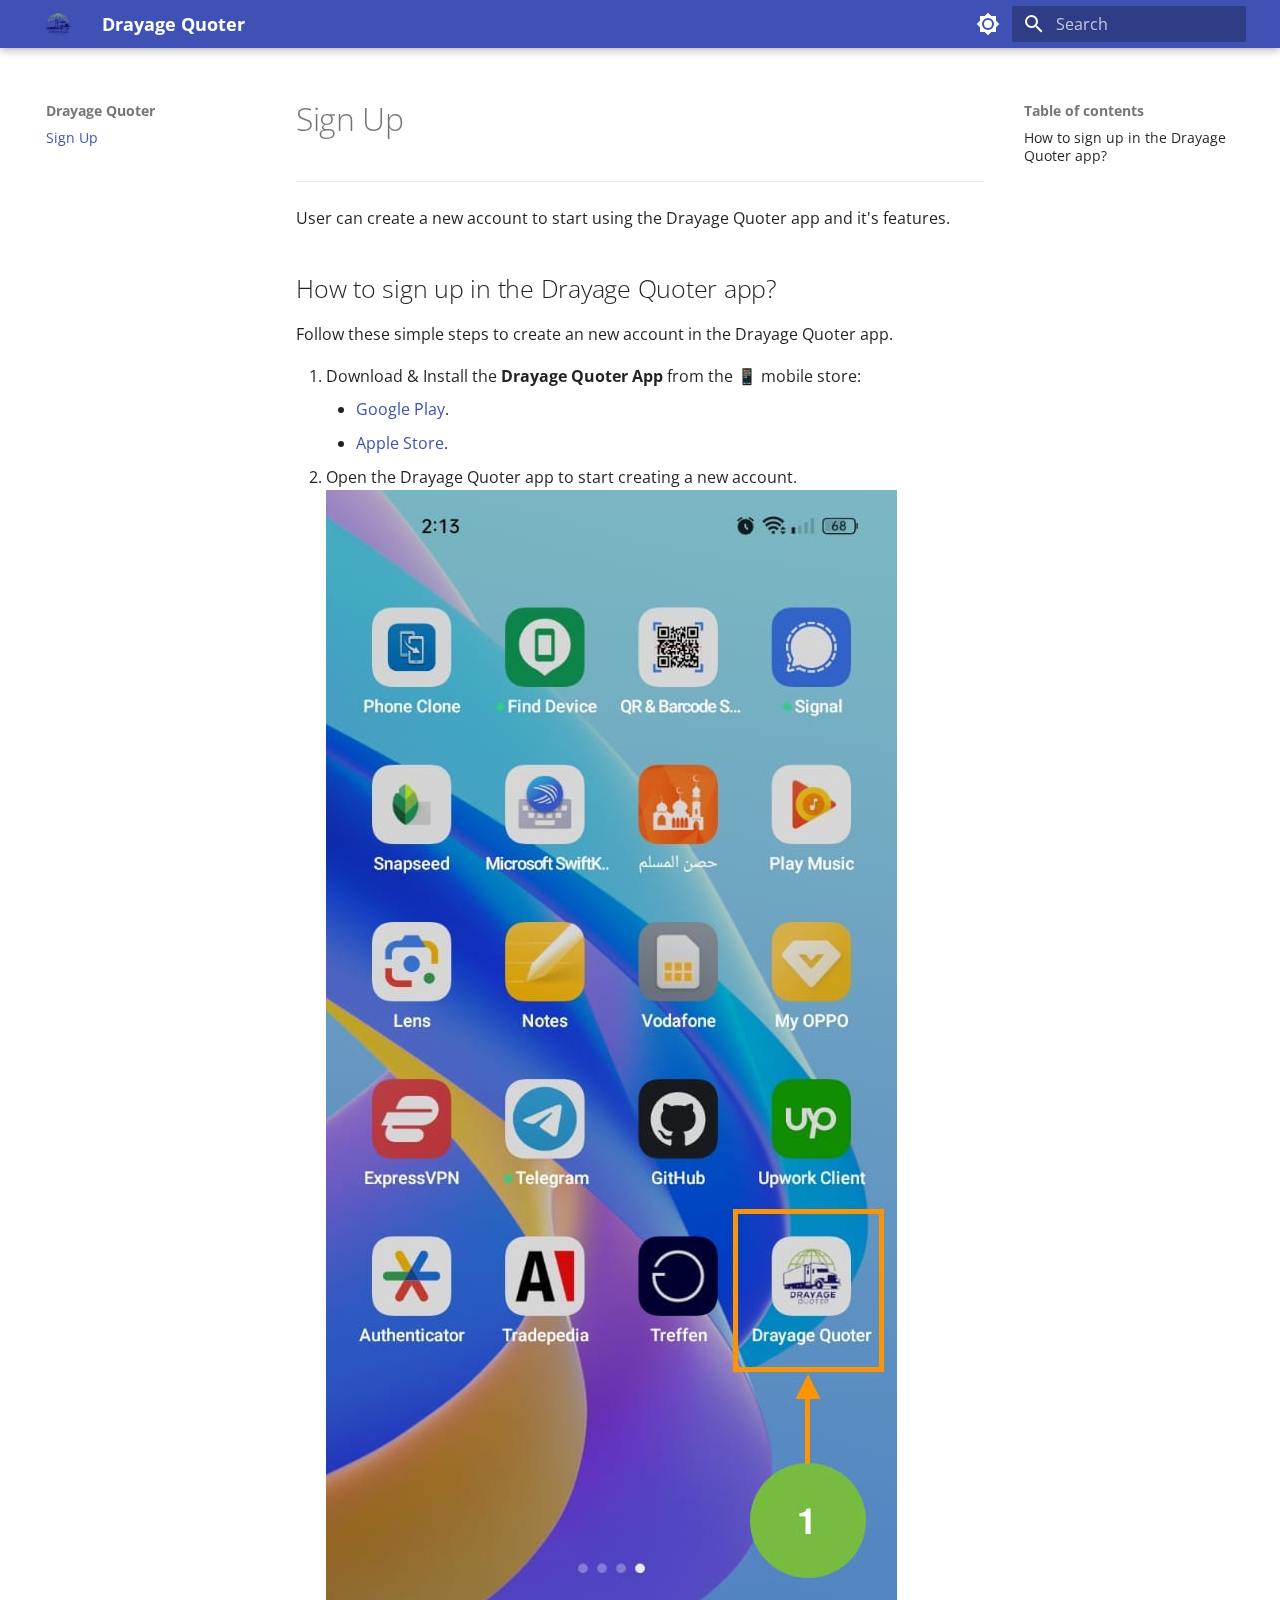
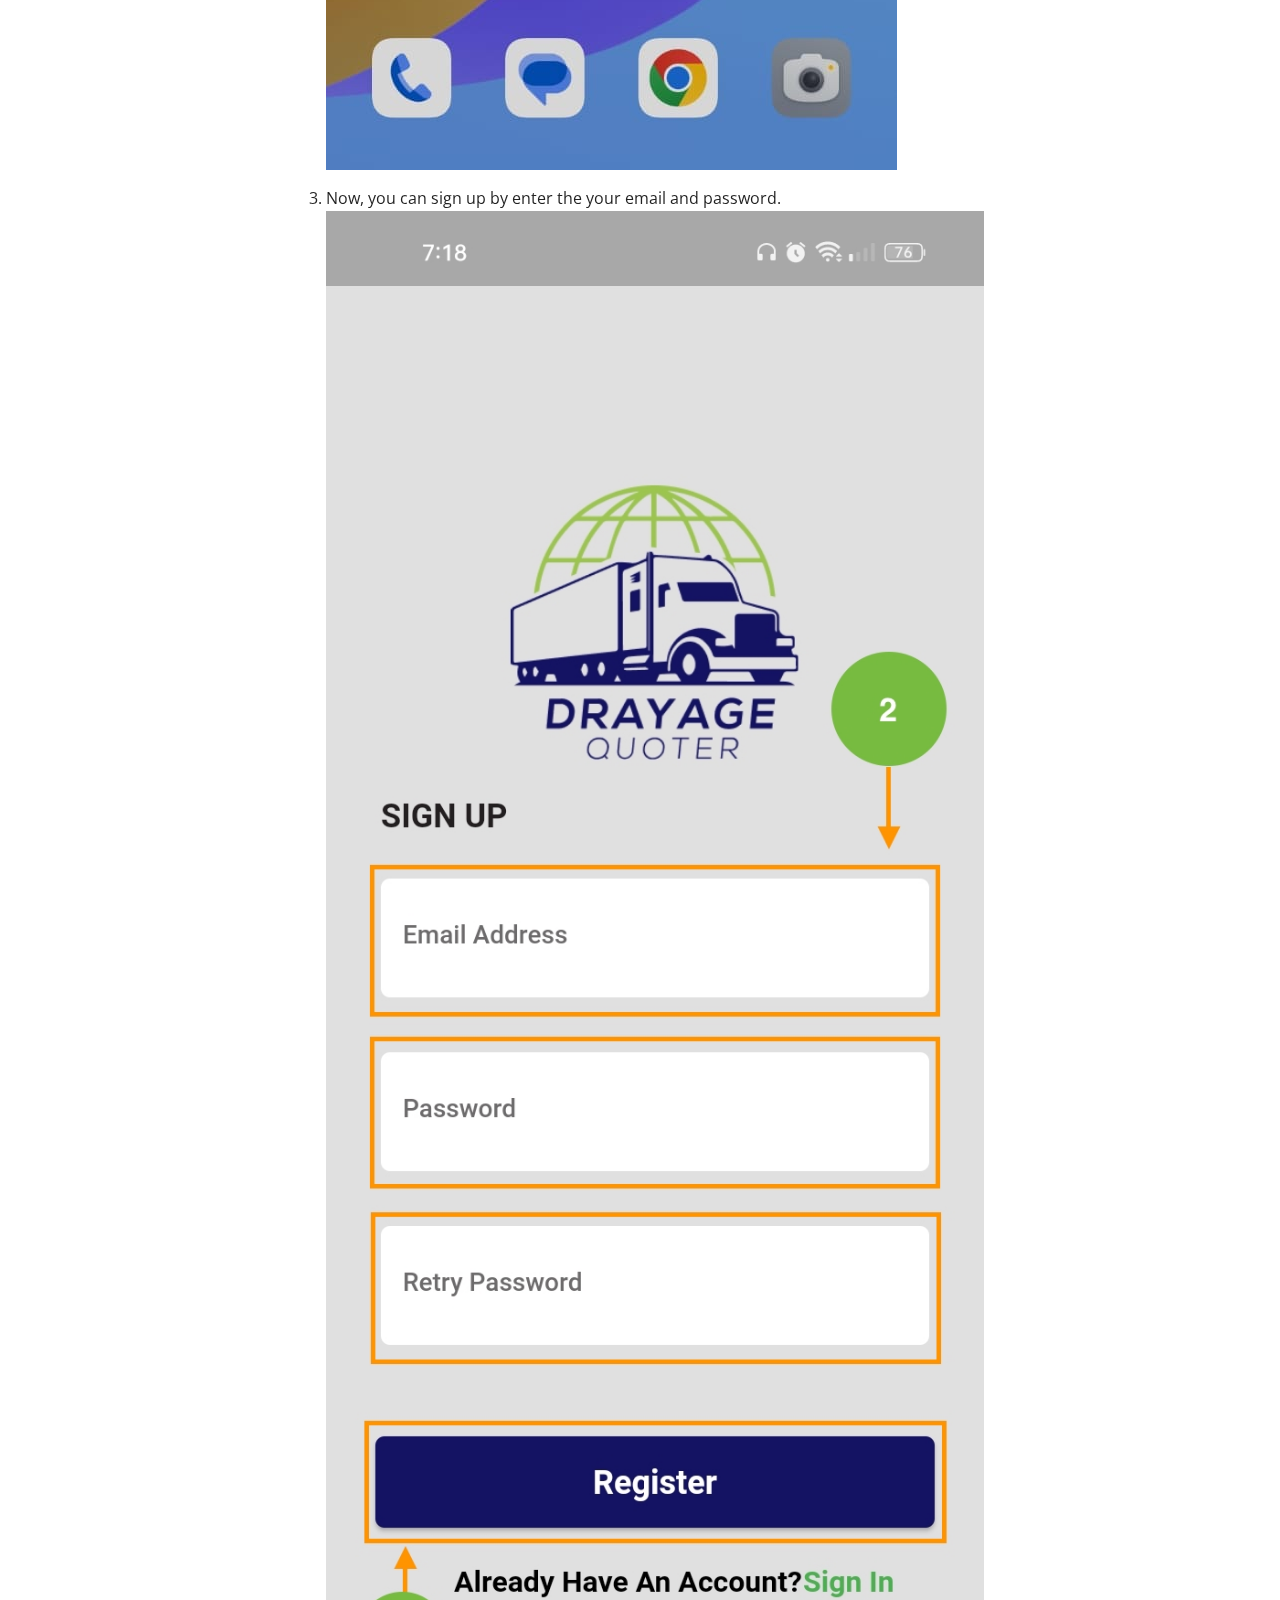
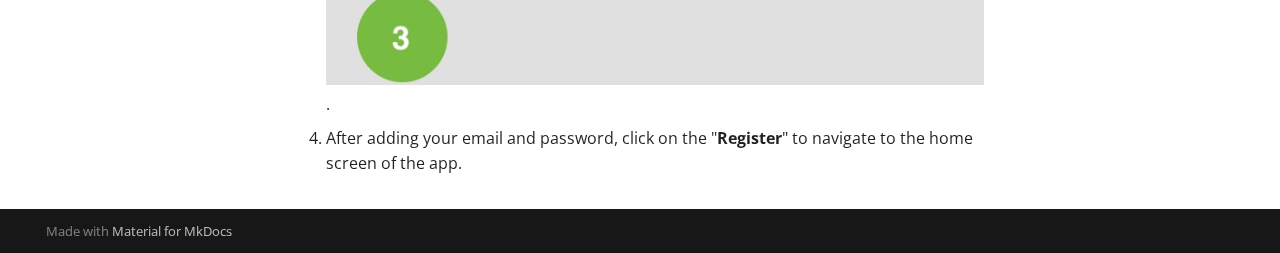
<file: docs/Sign Up/index.html>
<!doctype html>
<html lang="en" class="no-js">
  <head>
    
      <meta charset="utf-8">
      <meta name="viewport" content="width=device-width,initial-scale=1">
      
      
      
      
      
      <link rel="icon" href="../assets/logo.png">
      <meta name="generator" content="mkdocs-1.5.1, mkdocs-material-9.1.21">
    
    
      
        <title>Sign Up - Drayage Quoter</title>
      
    
    
      <link rel="stylesheet" href="../assets/stylesheets/main.eebd395e.min.css">
      
        
        <link rel="stylesheet" href="../assets/stylesheets/palette.ecc896b0.min.css">
      
      

    
    
    
      
        
        
        <link rel="preconnect" href="https://fonts.gstatic.com" crossorigin>
        <link rel="stylesheet" href="https://fonts.googleapis.com/css?family=Open+Sans:300,300i,400,400i,700,700i%7CRoboto+Mono:400,400i,700,700i&display=fallback">
        <style>:root{--md-text-font:"Open Sans";--md-code-font:"Roboto Mono"}</style>
      
    
    
    <script>__md_scope=new URL("..",location),__md_hash=e=>[...e].reduce((e,_)=>(e<<5)-e+_.charCodeAt(0),0),__md_get=(e,_=localStorage,t=__md_scope)=>JSON.parse(_.getItem(t.pathname+"."+e)),__md_set=(e,_,t=localStorage,a=__md_scope)=>{try{t.setItem(a.pathname+"."+e,JSON.stringify(_))}catch(e){}}</script>
    
      

    
    
    
  </head>
  
  
    
    
      
    
    
    
    
    <body dir="ltr" data-md-color-scheme="default" data-md-color-primary="indigo" data-md-color-accent="indigo">
  
    
    
      <script>var palette=__md_get("__palette");if(palette&&"object"==typeof palette.color)for(var key of Object.keys(palette.color))document.body.setAttribute("data-md-color-"+key,palette.color[key])</script>
    
    <input class="md-toggle" data-md-toggle="drawer" type="checkbox" id="__drawer" autocomplete="off">
    <input class="md-toggle" data-md-toggle="search" type="checkbox" id="__search" autocomplete="off">
    <label class="md-overlay" for="__drawer"></label>
    <div data-md-component="skip">
      
        
        <a href="#sign-up" class="md-skip">
          Skip to content
        </a>
      
    </div>
    <div data-md-component="announce">
      
    </div>
    
    
      

  

<header class="md-header md-header--shadow" data-md-component="header">
  <nav class="md-header__inner md-grid" aria-label="Header">
    <a href="https://www.drayagequoter.com/" title="Drayage Quoter" class="md-header__button md-logo" aria-label="Drayage Quoter" data-md-component="logo">
      
  <img src="../assets/logo.png" alt="logo">

    </a>
    <label class="md-header__button md-icon" for="__drawer">
      <svg xmlns="http://www.w3.org/2000/svg" viewBox="0 0 24 24"><path d="M3 6h18v2H3V6m0 5h18v2H3v-2m0 5h18v2H3v-2Z"/></svg>
    </label>
    <div class="md-header__title" data-md-component="header-title">
      <div class="md-header__ellipsis">
        <div class="md-header__topic">
          <span class="md-ellipsis">
            Drayage Quoter
          </span>
        </div>
        <div class="md-header__topic" data-md-component="header-topic">
          <span class="md-ellipsis">
            
              Sign Up
            
          </span>
        </div>
      </div>
    </div>
    
      
        <form class="md-header__option" data-md-component="palette">
          
            
            
            
            <input class="md-option" data-md-color-media="" data-md-color-scheme="default" data-md-color-primary="indigo" data-md-color-accent="indigo"  aria-label="Switch to dark mode"  type="radio" name="__palette" id="__palette_1">
            
              <label class="md-header__button md-icon" title="Switch to dark mode" for="__palette_2" hidden>
                <svg xmlns="http://www.w3.org/2000/svg" viewBox="0 0 24 24"><path d="M12 8a4 4 0 0 0-4 4 4 4 0 0 0 4 4 4 4 0 0 0 4-4 4 4 0 0 0-4-4m0 10a6 6 0 0 1-6-6 6 6 0 0 1 6-6 6 6 0 0 1 6 6 6 6 0 0 1-6 6m8-9.31V4h-4.69L12 .69 8.69 4H4v4.69L.69 12 4 15.31V20h4.69L12 23.31 15.31 20H20v-4.69L23.31 12 20 8.69Z"/></svg>
              </label>
            
          
            
            
            
            <input class="md-option" data-md-color-media="" data-md-color-scheme="slate" data-md-color-primary="indigo" data-md-color-accent="indigo"  aria-label="Switch to light mode"  type="radio" name="__palette" id="__palette_2">
            
              <label class="md-header__button md-icon" title="Switch to light mode" for="__palette_1" hidden>
                <svg xmlns="http://www.w3.org/2000/svg" viewBox="0 0 24 24"><path d="M12 18c-.89 0-1.74-.2-2.5-.55C11.56 16.5 13 14.42 13 12c0-2.42-1.44-4.5-3.5-5.45C10.26 6.2 11.11 6 12 6a6 6 0 0 1 6 6 6 6 0 0 1-6 6m8-9.31V4h-4.69L12 .69 8.69 4H4v4.69L.69 12 4 15.31V20h4.69L12 23.31 15.31 20H20v-4.69L23.31 12 20 8.69Z"/></svg>
              </label>
            
          
        </form>
      
    
    
    
      <label class="md-header__button md-icon" for="__search">
        <svg xmlns="http://www.w3.org/2000/svg" viewBox="0 0 24 24"><path d="M9.5 3A6.5 6.5 0 0 1 16 9.5c0 1.61-.59 3.09-1.56 4.23l.27.27h.79l5 5-1.5 1.5-5-5v-.79l-.27-.27A6.516 6.516 0 0 1 9.5 16 6.5 6.5 0 0 1 3 9.5 6.5 6.5 0 0 1 9.5 3m0 2C7 5 5 7 5 9.5S7 14 9.5 14 14 12 14 9.5 12 5 9.5 5Z"/></svg>
      </label>
      <div class="md-search" data-md-component="search" role="dialog">
  <label class="md-search__overlay" for="__search"></label>
  <div class="md-search__inner" role="search">
    <form class="md-search__form" name="search">
      <input type="text" class="md-search__input" name="query" aria-label="Search" placeholder="Search" autocapitalize="off" autocorrect="off" autocomplete="off" spellcheck="false" data-md-component="search-query" required>
      <label class="md-search__icon md-icon" for="__search">
        <svg xmlns="http://www.w3.org/2000/svg" viewBox="0 0 24 24"><path d="M9.5 3A6.5 6.5 0 0 1 16 9.5c0 1.61-.59 3.09-1.56 4.23l.27.27h.79l5 5-1.5 1.5-5-5v-.79l-.27-.27A6.516 6.516 0 0 1 9.5 16 6.5 6.5 0 0 1 3 9.5 6.5 6.5 0 0 1 9.5 3m0 2C7 5 5 7 5 9.5S7 14 9.5 14 14 12 14 9.5 12 5 9.5 5Z"/></svg>
        <svg xmlns="http://www.w3.org/2000/svg" viewBox="0 0 24 24"><path d="M20 11v2H8l5.5 5.5-1.42 1.42L4.16 12l7.92-7.92L13.5 5.5 8 11h12Z"/></svg>
      </label>
      <nav class="md-search__options" aria-label="Search">
        
        <button type="reset" class="md-search__icon md-icon" title="Clear" aria-label="Clear" tabindex="-1">
          <svg xmlns="http://www.w3.org/2000/svg" viewBox="0 0 24 24"><path d="M19 6.41 17.59 5 12 10.59 6.41 5 5 6.41 10.59 12 5 17.59 6.41 19 12 13.41 17.59 19 19 17.59 13.41 12 19 6.41Z"/></svg>
        </button>
      </nav>
      
    </form>
    <div class="md-search__output">
      <div class="md-search__scrollwrap" data-md-scrollfix>
        <div class="md-search-result" data-md-component="search-result">
          <div class="md-search-result__meta">
            Initializing search
          </div>
          <ol class="md-search-result__list" role="presentation"></ol>
        </div>
      </div>
    </div>
  </div>
</div>
    
    
  </nav>
  
</header>
    
    <div class="md-container" data-md-component="container">
      
      
        
          
        
      
      <main class="md-main" data-md-component="main">
        <div class="md-main__inner md-grid">
          
            
              
              <div class="md-sidebar md-sidebar--primary" data-md-component="sidebar" data-md-type="navigation" >
                <div class="md-sidebar__scrollwrap">
                  <div class="md-sidebar__inner">
                    


<nav class="md-nav md-nav--primary" aria-label="Navigation" data-md-level="0">
  <label class="md-nav__title" for="__drawer">
    <a href="https://www.drayagequoter.com/" title="Drayage Quoter" class="md-nav__button md-logo" aria-label="Drayage Quoter" data-md-component="logo">
      
  <img src="../assets/logo.png" alt="logo">

    </a>
    Drayage Quoter
  </label>
  
  <ul class="md-nav__list" data-md-scrollfix>
    
      
      
      

  
  
    
  
  
    <li class="md-nav__item md-nav__item--active">
      
      <input class="md-nav__toggle md-toggle" type="checkbox" id="__toc">
      
      
        
      
      
        <label class="md-nav__link md-nav__link--active" for="__toc">
          Sign Up
          <span class="md-nav__icon md-icon"></span>
        </label>
      
      <a href="./" class="md-nav__link md-nav__link--active">
        Sign Up
      </a>
      
        

<nav class="md-nav md-nav--secondary" aria-label="Table of contents">
  
  
  
    
  
  
    <label class="md-nav__title" for="__toc">
      <span class="md-nav__icon md-icon"></span>
      Table of contents
    </label>
    <ul class="md-nav__list" data-md-component="toc" data-md-scrollfix>
      
        <li class="md-nav__item">
  <a href="#how-to-sign-up-in-the-drayage-quoter-app" class="md-nav__link">
    How to sign up in the Drayage Quoter app?
  </a>
  
</li>
      
    </ul>
  
</nav>
      
    </li>
  

    
  </ul>
</nav>
                  </div>
                </div>
              </div>
            
            
              
              <div class="md-sidebar md-sidebar--secondary" data-md-component="sidebar" data-md-type="toc" >
                <div class="md-sidebar__scrollwrap">
                  <div class="md-sidebar__inner">
                    

<nav class="md-nav md-nav--secondary" aria-label="Table of contents">
  
  
  
    
  
  
    <label class="md-nav__title" for="__toc">
      <span class="md-nav__icon md-icon"></span>
      Table of contents
    </label>
    <ul class="md-nav__list" data-md-component="toc" data-md-scrollfix>
      
        <li class="md-nav__item">
  <a href="#how-to-sign-up-in-the-drayage-quoter-app" class="md-nav__link">
    How to sign up in the Drayage Quoter app?
  </a>
  
</li>
      
    </ul>
  
</nav>
                  </div>
                </div>
              </div>
            
          
          
            <div class="md-content" data-md-component="content">
              <article class="md-content__inner md-typeset">
                
                  


<h1 id="sign-up">Sign Up</h1>
<hr />
<p>User can create a new account to start using the Drayage Quoter app and it's features.</p>
<h2 id="how-to-sign-up-in-the-drayage-quoter-app">How to sign up in the Drayage Quoter app?</h2>
<p>Follow these simple steps to create an new account in the Drayage Quoter app.</p>
<ol>
<li>Download &amp; Install the <strong>Drayage Quoter App</strong> from the 📱 mobile store:<ul>
<li><a href="https://play.google.com/store/apps/details?id=com.truckingservice.dryage_quoter&amp;pli=1">Google Play</a>.</li>
<li><a href="https://apps.apple.com/us/app/drayage-quoter/id1645693744">Apple Store</a>.</li>
</ul>
</li>
<li>Open the Drayage Quoter app to start creating a new account.
<img alt="Drayage Quoter" src="../screenshots/app.jpeg" title="Drayage Quoter app" /></li>
<li>
<p>Now, you can sign up by enter the your email and password.
<img alt="Sign Uo" src="../screenshots/sign-up.jpg" title="Sign Up" />.</p>
</li>
<li>
<p>After adding your email and password, click on the "<strong>Register</strong>" to navigate to the home screen of the app.</p>
</li>
</ol>





                
              </article>
            </div>
          
          
        </div>
        
      </main>
      
        <footer class="md-footer">
  
    
  
  <div class="md-footer-meta md-typeset">
    <div class="md-footer-meta__inner md-grid">
      <div class="md-copyright">
  
  
    Made with
    <a href="https://squidfunk.github.io/mkdocs-material/" target="_blank" rel="noopener">
      Material for MkDocs
    </a>
  
</div>
      
    </div>
  </div>
</footer>
      
    </div>
    <div class="md-dialog" data-md-component="dialog">
      <div class="md-dialog__inner md-typeset"></div>
    </div>
    
    <script id="__config" type="application/json">{"base": "..", "features": ["navigation.footer"], "search": "../assets/javascripts/workers/search.74e28a9f.min.js", "translations": {"clipboard.copied": "Copied to clipboard", "clipboard.copy": "Copy to clipboard", "search.result.more.one": "1 more on this page", "search.result.more.other": "# more on this page", "search.result.none": "No matching documents", "search.result.one": "1 matching document", "search.result.other": "# matching documents", "search.result.placeholder": "Type to start searching", "search.result.term.missing": "Missing", "select.version": "Select version"}}</script>
    
    
      <script src="../assets/javascripts/bundle.220ee61c.min.js"></script>
      
    
  </body>
</html>
</file>
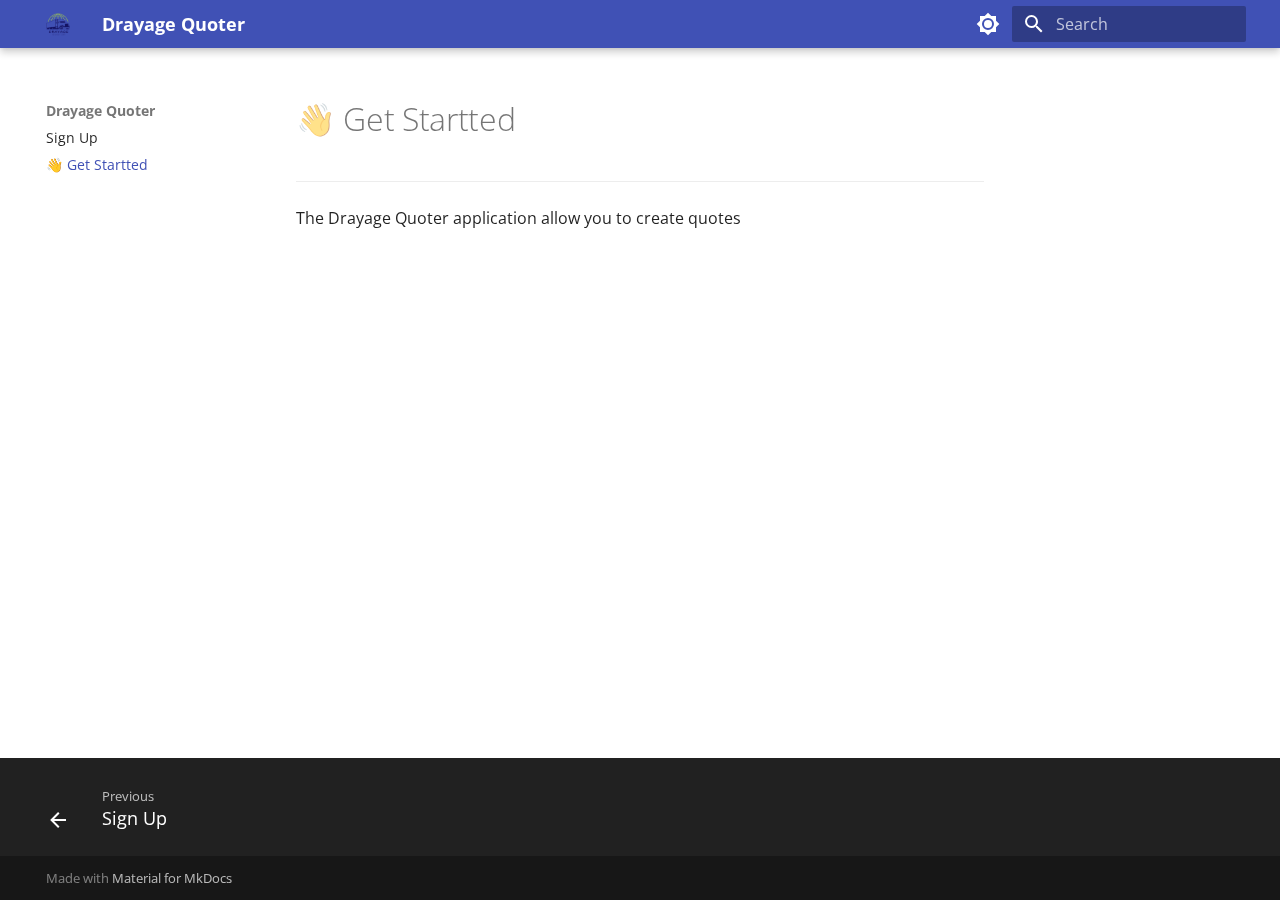
<file: site/get-started/index.html>
<!doctype html>
<html lang="en" class="no-js">
  <head>
    
      <meta charset="utf-8">
      <meta name="viewport" content="width=device-width,initial-scale=1">
      
      
      
      
        <link rel="prev" href="..">
      
      
      <link rel="icon" href="../assets/logo.png">
      <meta name="generator" content="mkdocs-1.5.1, mkdocs-material-9.1.21">
    
    
      
        <title>👋 Get Startted - Drayage Quoter</title>
      
    
    
      <link rel="stylesheet" href="../assets/stylesheets/main.eebd395e.min.css">
      
        
        <link rel="stylesheet" href="../assets/stylesheets/palette.ecc896b0.min.css">
      
      

    
    
    
      
        
        
        <link rel="preconnect" href="https://fonts.gstatic.com" crossorigin>
        <link rel="stylesheet" href="https://fonts.googleapis.com/css?family=Open+Sans:300,300i,400,400i,700,700i%7CRoboto+Mono:400,400i,700,700i&display=fallback">
        <style>:root{--md-text-font:"Open Sans";--md-code-font:"Roboto Mono"}</style>
      
    
    
    <script>__md_scope=new URL("..",location),__md_hash=e=>[...e].reduce((e,_)=>(e<<5)-e+_.charCodeAt(0),0),__md_get=(e,_=localStorage,t=__md_scope)=>JSON.parse(_.getItem(t.pathname+"."+e)),__md_set=(e,_,t=localStorage,a=__md_scope)=>{try{t.setItem(a.pathname+"."+e,JSON.stringify(_))}catch(e){}}</script>
    
      

    
    
    
  </head>
  
  
    
    
      
    
    
    
    
    <body dir="ltr" data-md-color-scheme="default" data-md-color-primary="indigo" data-md-color-accent="indigo">
  
    
    
      <script>var palette=__md_get("__palette");if(palette&&"object"==typeof palette.color)for(var key of Object.keys(palette.color))document.body.setAttribute("data-md-color-"+key,palette.color[key])</script>
    
    <input class="md-toggle" data-md-toggle="drawer" type="checkbox" id="__drawer" autocomplete="off">
    <input class="md-toggle" data-md-toggle="search" type="checkbox" id="__search" autocomplete="off">
    <label class="md-overlay" for="__drawer"></label>
    <div data-md-component="skip">
      
        
        <a href="#get-startted" class="md-skip">
          Skip to content
        </a>
      
    </div>
    <div data-md-component="announce">
      
    </div>
    
    
      

  

<header class="md-header md-header--shadow" data-md-component="header">
  <nav class="md-header__inner md-grid" aria-label="Header">
    <a href="https://www.drayagequoter.com/" title="Drayage Quoter" class="md-header__button md-logo" aria-label="Drayage Quoter" data-md-component="logo">
      
  <img src="../assets/logo.png" alt="logo">

    </a>
    <label class="md-header__button md-icon" for="__drawer">
      <svg xmlns="http://www.w3.org/2000/svg" viewBox="0 0 24 24"><path d="M3 6h18v2H3V6m0 5h18v2H3v-2m0 5h18v2H3v-2Z"/></svg>
    </label>
    <div class="md-header__title" data-md-component="header-title">
      <div class="md-header__ellipsis">
        <div class="md-header__topic">
          <span class="md-ellipsis">
            Drayage Quoter
          </span>
        </div>
        <div class="md-header__topic" data-md-component="header-topic">
          <span class="md-ellipsis">
            
              👋 Get Startted
            
          </span>
        </div>
      </div>
    </div>
    
      
        <form class="md-header__option" data-md-component="palette">
          
            
            
            
            <input class="md-option" data-md-color-media="" data-md-color-scheme="default" data-md-color-primary="indigo" data-md-color-accent="indigo"  aria-label="Switch to dark mode"  type="radio" name="__palette" id="__palette_1">
            
              <label class="md-header__button md-icon" title="Switch to dark mode" for="__palette_2" hidden>
                <svg xmlns="http://www.w3.org/2000/svg" viewBox="0 0 24 24"><path d="M12 8a4 4 0 0 0-4 4 4 4 0 0 0 4 4 4 4 0 0 0 4-4 4 4 0 0 0-4-4m0 10a6 6 0 0 1-6-6 6 6 0 0 1 6-6 6 6 0 0 1 6 6 6 6 0 0 1-6 6m8-9.31V4h-4.69L12 .69 8.69 4H4v4.69L.69 12 4 15.31V20h4.69L12 23.31 15.31 20H20v-4.69L23.31 12 20 8.69Z"/></svg>
              </label>
            
          
            
            
            
            <input class="md-option" data-md-color-media="" data-md-color-scheme="slate" data-md-color-primary="indigo" data-md-color-accent="indigo"  aria-label="Switch to light mode"  type="radio" name="__palette" id="__palette_2">
            
              <label class="md-header__button md-icon" title="Switch to light mode" for="__palette_1" hidden>
                <svg xmlns="http://www.w3.org/2000/svg" viewBox="0 0 24 24"><path d="M12 18c-.89 0-1.74-.2-2.5-.55C11.56 16.5 13 14.42 13 12c0-2.42-1.44-4.5-3.5-5.45C10.26 6.2 11.11 6 12 6a6 6 0 0 1 6 6 6 6 0 0 1-6 6m8-9.31V4h-4.69L12 .69 8.69 4H4v4.69L.69 12 4 15.31V20h4.69L12 23.31 15.31 20H20v-4.69L23.31 12 20 8.69Z"/></svg>
              </label>
            
          
        </form>
      
    
    
    
      <label class="md-header__button md-icon" for="__search">
        <svg xmlns="http://www.w3.org/2000/svg" viewBox="0 0 24 24"><path d="M9.5 3A6.5 6.5 0 0 1 16 9.5c0 1.61-.59 3.09-1.56 4.23l.27.27h.79l5 5-1.5 1.5-5-5v-.79l-.27-.27A6.516 6.516 0 0 1 9.5 16 6.5 6.5 0 0 1 3 9.5 6.5 6.5 0 0 1 9.5 3m0 2C7 5 5 7 5 9.5S7 14 9.5 14 14 12 14 9.5 12 5 9.5 5Z"/></svg>
      </label>
      <div class="md-search" data-md-component="search" role="dialog">
  <label class="md-search__overlay" for="__search"></label>
  <div class="md-search__inner" role="search">
    <form class="md-search__form" name="search">
      <input type="text" class="md-search__input" name="query" aria-label="Search" placeholder="Search" autocapitalize="off" autocorrect="off" autocomplete="off" spellcheck="false" data-md-component="search-query" required>
      <label class="md-search__icon md-icon" for="__search">
        <svg xmlns="http://www.w3.org/2000/svg" viewBox="0 0 24 24"><path d="M9.5 3A6.5 6.5 0 0 1 16 9.5c0 1.61-.59 3.09-1.56 4.23l.27.27h.79l5 5-1.5 1.5-5-5v-.79l-.27-.27A6.516 6.516 0 0 1 9.5 16 6.5 6.5 0 0 1 3 9.5 6.5 6.5 0 0 1 9.5 3m0 2C7 5 5 7 5 9.5S7 14 9.5 14 14 12 14 9.5 12 5 9.5 5Z"/></svg>
        <svg xmlns="http://www.w3.org/2000/svg" viewBox="0 0 24 24"><path d="M20 11v2H8l5.5 5.5-1.42 1.42L4.16 12l7.92-7.92L13.5 5.5 8 11h12Z"/></svg>
      </label>
      <nav class="md-search__options" aria-label="Search">
        
        <button type="reset" class="md-search__icon md-icon" title="Clear" aria-label="Clear" tabindex="-1">
          <svg xmlns="http://www.w3.org/2000/svg" viewBox="0 0 24 24"><path d="M19 6.41 17.59 5 12 10.59 6.41 5 5 6.41 10.59 12 5 17.59 6.41 19 12 13.41 17.59 19 19 17.59 13.41 12 19 6.41Z"/></svg>
        </button>
      </nav>
      
    </form>
    <div class="md-search__output">
      <div class="md-search__scrollwrap" data-md-scrollfix>
        <div class="md-search-result" data-md-component="search-result">
          <div class="md-search-result__meta">
            Initializing search
          </div>
          <ol class="md-search-result__list" role="presentation"></ol>
        </div>
      </div>
    </div>
  </div>
</div>
    
    
  </nav>
  
</header>
    
    <div class="md-container" data-md-component="container">
      
      
        
          
        
      
      <main class="md-main" data-md-component="main">
        <div class="md-main__inner md-grid">
          
            
              
              <div class="md-sidebar md-sidebar--primary" data-md-component="sidebar" data-md-type="navigation" >
                <div class="md-sidebar__scrollwrap">
                  <div class="md-sidebar__inner">
                    


<nav class="md-nav md-nav--primary" aria-label="Navigation" data-md-level="0">
  <label class="md-nav__title" for="__drawer">
    <a href="https://www.drayagequoter.com/" title="Drayage Quoter" class="md-nav__button md-logo" aria-label="Drayage Quoter" data-md-component="logo">
      
  <img src="../assets/logo.png" alt="logo">

    </a>
    Drayage Quoter
  </label>
  
  <ul class="md-nav__list" data-md-scrollfix>
    
      
      
      

  
  
  
    <li class="md-nav__item">
      <a href=".." class="md-nav__link">
        Sign Up
      </a>
    </li>
  

    
      
      
      

  
  
    
  
  
    <li class="md-nav__item md-nav__item--active">
      
      <input class="md-nav__toggle md-toggle" type="checkbox" id="__toc">
      
      
        
      
      
      <a href="./" class="md-nav__link md-nav__link--active">
        👋 Get Startted
      </a>
      
    </li>
  

    
  </ul>
</nav>
                  </div>
                </div>
              </div>
            
            
              
              <div class="md-sidebar md-sidebar--secondary" data-md-component="sidebar" data-md-type="toc" >
                <div class="md-sidebar__scrollwrap">
                  <div class="md-sidebar__inner">
                    

<nav class="md-nav md-nav--secondary" aria-label="Table of contents">
  
  
  
    
  
  
</nav>
                  </div>
                </div>
              </div>
            
          
          
            <div class="md-content" data-md-component="content">
              <article class="md-content__inner md-typeset">
                
                  


<h1 id="get-startted">👋 Get Startted</h1>
<hr />
<p>The Drayage Quoter application allow you to create quotes </p>





                
              </article>
            </div>
          
          
        </div>
        
      </main>
      
        <footer class="md-footer">
  
    
      
      <nav class="md-footer__inner md-grid" aria-label="Footer" >
        
          
          <a href=".." class="md-footer__link md-footer__link--prev" aria-label="Previous: Sign Up" rel="prev">
            <div class="md-footer__button md-icon">
              <svg xmlns="http://www.w3.org/2000/svg" viewBox="0 0 24 24"><path d="M20 11v2H8l5.5 5.5-1.42 1.42L4.16 12l7.92-7.92L13.5 5.5 8 11h12Z"/></svg>
            </div>
            <div class="md-footer__title">
              <span class="md-footer__direction">
                Previous
              </span>
              <div class="md-ellipsis">
                Sign Up
              </div>
            </div>
          </a>
        
        
      </nav>
    
  
  <div class="md-footer-meta md-typeset">
    <div class="md-footer-meta__inner md-grid">
      <div class="md-copyright">
  
  
    Made with
    <a href="https://squidfunk.github.io/mkdocs-material/" target="_blank" rel="noopener">
      Material for MkDocs
    </a>
  
</div>
      
    </div>
  </div>
</footer>
      
    </div>
    <div class="md-dialog" data-md-component="dialog">
      <div class="md-dialog__inner md-typeset"></div>
    </div>
    
    <script id="__config" type="application/json">{"base": "..", "features": ["navigation.footer"], "search": "../assets/javascripts/workers/search.74e28a9f.min.js", "translations": {"clipboard.copied": "Copied to clipboard", "clipboard.copy": "Copy to clipboard", "search.result.more.one": "1 more on this page", "search.result.more.other": "# more on this page", "search.result.none": "No matching documents", "search.result.one": "1 matching document", "search.result.other": "# matching documents", "search.result.placeholder": "Type to start searching", "search.result.term.missing": "Missing", "select.version": "Select version"}}</script>
    
    
      <script src="../assets/javascripts/bundle.220ee61c.min.js"></script>
      
    
  </body>
</html>
</file>
<file: docs/assets/stylesheets/main.eebd395e.min.css>
@charset "UTF-8";html{-webkit-text-size-adjust:none;-moz-text-size-adjust:none;text-size-adjust:none;box-sizing:border-box}*,:after,:before{box-sizing:inherit}@media (prefers-reduced-motion){*,:after,:before{transition:none!important}}body{margin:0}a,button,input,label{-webkit-tap-highlight-color:transparent}a{color:inherit;text-decoration:none}hr{border:0;box-sizing:initial;display:block;height:.05rem;overflow:visible;padding:0}small{font-size:80%}sub,sup{line-height:1em}img{border-style:none}table{border-collapse:initial;border-spacing:0}td,th{font-weight:400;vertical-align:top}button{background:#0000;border:0;font-family:inherit;font-size:inherit;margin:0;padding:0}input{border:0;outline:none}:root{--md-primary-fg-color:#4051b5;--md-primary-fg-color--light:#5d6cc0;--md-primary-fg-color--dark:#303fa1;--md-primary-bg-color:#fff;--md-primary-bg-color--light:#ffffffb3;--md-accent-fg-color:#526cfe;--md-accent-fg-color--transparent:#526cfe1a;--md-accent-bg-color:#fff;--md-accent-bg-color--light:#ffffffb3}[data-md-color-scheme=default]{color-scheme:light}[data-md-color-scheme=default] img[src$="#gh-dark-mode-only"],[data-md-color-scheme=default] img[src$="#only-dark"]{display:none}:root,[data-md-color-scheme=default]{--md-default-fg-color:#000000de;--md-default-fg-color--light:#0000008a;--md-default-fg-color--lighter:#00000052;--md-default-fg-color--lightest:#00000012;--md-default-bg-color:#fff;--md-default-bg-color--light:#ffffffb3;--md-default-bg-color--lighter:#ffffff4d;--md-default-bg-color--lightest:#ffffff1f;--md-code-fg-color:#36464e;--md-code-bg-color:#f5f5f5;--md-code-hl-color:#ffff0080;--md-code-hl-number-color:#d52a2a;--md-code-hl-special-color:#db1457;--md-code-hl-function-color:#a846b9;--md-code-hl-constant-color:#6e59d9;--md-code-hl-keyword-color:#3f6ec6;--md-code-hl-string-color:#1c7d4d;--md-code-hl-name-color:var(--md-code-fg-color);--md-code-hl-operator-color:var(--md-default-fg-color--light);--md-code-hl-punctuation-color:var(--md-default-fg-color--light);--md-code-hl-comment-color:var(--md-default-fg-color--light);--md-code-hl-generic-color:var(--md-default-fg-color--light);--md-code-hl-variable-color:var(--md-default-fg-color--light);--md-typeset-color:var(--md-default-fg-color);--md-typeset-a-color:var(--md-primary-fg-color);--md-typeset-mark-color:#ffff0080;--md-typeset-del-color:#f5503d26;--md-typeset-ins-color:#0bd57026;--md-typeset-kbd-color:#fafafa;--md-typeset-kbd-accent-color:#fff;--md-typeset-kbd-border-color:#b8b8b8;--md-typeset-table-color:#0000001f;--md-typeset-table-color--light:rgba(0,0,0,.035);--md-admonition-fg-color:var(--md-default-fg-color);--md-admonition-bg-color:var(--md-default-bg-color);--md-warning-fg-color:#000000de;--md-warning-bg-color:#ff9;--md-footer-fg-color:#fff;--md-footer-fg-color--light:#ffffffb3;--md-footer-fg-color--lighter:#ffffff73;--md-footer-bg-color:#000000de;--md-footer-bg-color--dark:#00000052;--md-shadow-z1:0 0.2rem 0.5rem #0000000d,0 0 0.05rem #0000001a;--md-shadow-z2:0 0.2rem 0.5rem #0000001a,0 0 0.05rem #00000040;--md-shadow-z3:0 0.2rem 0.5rem #0003,0 0 0.05rem #00000059}.md-icon svg{fill:currentcolor;display:block;height:1.2rem;width:1.2rem}body{-webkit-font-smoothing:antialiased;-moz-osx-font-smoothing:grayscale;--md-text-font-family:var(--md-text-font,_),-apple-system,BlinkMacSystemFont,Helvetica,Arial,sans-serif;--md-code-font-family:var(--md-code-font,_),SFMono-Regular,Consolas,Menlo,monospace}aside,body,input{font-feature-settings:"kern","liga";color:var(--md-typeset-color);font-family:var(--md-text-font-family)}code,kbd,pre{font-feature-settings:"kern";font-family:var(--md-code-font-family)}:root{--md-typeset-table-sort-icon:url('data:image/svg+xml;charset=utf-8,<svg xmlns="http://www.w3.org/2000/svg" viewBox="0 0 24 24"><path d="m18 21-4-4h3V7h-3l4-4 4 4h-3v10h3M2 19v-2h10v2M2 13v-2h7v2M2 7V5h4v2H2Z"/></svg>');--md-typeset-table-sort-icon--asc:url('data:image/svg+xml;charset=utf-8,<svg xmlns="http://www.w3.org/2000/svg" viewBox="0 0 24 24"><path d="M19 17h3l-4 4-4-4h3V3h2M2 17h10v2H2M6 5v2H2V5m0 6h7v2H2v-2Z"/></svg>');--md-typeset-table-sort-icon--desc:url('data:image/svg+xml;charset=utf-8,<svg xmlns="http://www.w3.org/2000/svg" viewBox="0 0 24 24"><path d="M19 7h3l-4-4-4 4h3v14h2M2 17h10v2H2M6 5v2H2V5m0 6h7v2H2v-2Z"/></svg>')}.md-typeset{-webkit-print-color-adjust:exact;color-adjust:exact;font-size:.8rem;line-height:1.6}@media print{.md-typeset{font-size:.68rem}}.md-typeset blockquote,.md-typeset dl,.md-typeset figure,.md-typeset ol,.md-typeset pre,.md-typeset ul{margin-bottom:1em;margin-top:1em}.md-typeset h1{color:var(--md-default-fg-color--light);font-size:2em;line-height:1.3;margin:0 0 1.25em}.md-typeset h1,.md-typeset h2{font-weight:300;letter-spacing:-.01em}.md-typeset h2{font-size:1.5625em;line-height:1.4;margin:1.6em 0 .64em}.md-typeset h3{font-size:1.25em;font-weight:400;letter-spacing:-.01em;line-height:1.5;margin:1.6em 0 .8em}.md-typeset h2+h3{margin-top:.8em}.md-typeset h4{font-weight:700;letter-spacing:-.01em;margin:1em 0}.md-typeset h5,.md-typeset h6{color:var(--md-default-fg-color--light);font-size:.8em;font-weight:700;letter-spacing:-.01em;margin:1.25em 0}.md-typeset h5{text-transform:uppercase}.md-typeset hr{border-bottom:.05rem solid var(--md-default-fg-color--lightest);display:flow-root;margin:1.5em 0}.md-typeset a{color:var(--md-typeset-a-color);word-break:break-word}.md-typeset a,.md-typeset a:before{transition:color 125ms}.md-typeset a:focus,.md-typeset a:hover{color:var(--md-accent-fg-color)}.md-typeset a:focus code,.md-typeset a:hover code{background-color:var(--md-accent-fg-color--transparent)}.md-typeset a code{color:currentcolor;transition:background-color 125ms}.md-typeset a.focus-visible{outline-color:var(--md-accent-fg-color);outline-offset:.2rem}.md-typeset code,.md-typeset kbd,.md-typeset pre{color:var(--md-code-fg-color);direction:ltr;font-variant-ligatures:none}@media print{.md-typeset code,.md-typeset kbd,.md-typeset pre{white-space:pre-wrap}}.md-typeset code{background-color:var(--md-code-bg-color);border-radius:.1rem;-webkit-box-decoration-break:clone;box-decoration-break:clone;font-size:.85em;padding:0 .2941176471em;word-break:break-word}.md-typeset code:not(.focus-visible){-webkit-tap-highlight-color:transparent;outline:none}.md-typeset pre{display:flow-root;line-height:1.4;position:relative}.md-typeset pre>code{-webkit-box-decoration-break:slice;box-decoration-break:slice;box-shadow:none;display:block;margin:0;outline-color:var(--md-accent-fg-color);overflow:auto;padding:.7720588235em 1.1764705882em;scrollbar-color:var(--md-default-fg-color--lighter) #0000;scrollbar-width:thin;touch-action:auto;word-break:normal}.md-typeset pre>code:hover{scrollbar-color:var(--md-accent-fg-color) #0000}.md-typeset pre>code::-webkit-scrollbar{height:.2rem;width:.2rem}.md-typeset pre>code::-webkit-scrollbar-thumb{background-color:var(--md-default-fg-color--lighter)}.md-typeset pre>code::-webkit-scrollbar-thumb:hover{background-color:var(--md-accent-fg-color)}.md-typeset kbd{background-color:var(--md-typeset-kbd-color);border-radius:.1rem;box-shadow:0 .1rem 0 .05rem var(--md-typeset-kbd-border-color),0 .1rem 0 var(--md-typeset-kbd-border-color),0 -.1rem .2rem var(--md-typeset-kbd-accent-color) inset;color:var(--md-default-fg-color);display:inline-block;font-size:.75em;padding:0 .6666666667em;vertical-align:text-top;word-break:break-word}.md-typeset mark{background-color:var(--md-typeset-mark-color);-webkit-box-decoration-break:clone;box-decoration-break:clone;color:inherit;word-break:break-word}.md-typeset abbr{border-bottom:.05rem dotted var(--md-default-fg-color--light);cursor:help;text-decoration:none}@media (hover:none){.md-typeset abbr[title]:focus:after,.md-typeset abbr[title]:hover:after{background-color:var(--md-default-fg-color);border-radius:.1rem;box-shadow:var(--md-shadow-z3);color:var(--md-default-bg-color);content:attr(title);font-size:.7rem;left:.8rem;margin-top:2em;padding:.2rem .3rem;position:absolute;right:.8rem}}.md-typeset small{opacity:.75}[dir=ltr] .md-typeset sub,[dir=ltr] .md-typeset sup{margin-left:.078125em}[dir=rtl] .md-typeset sub,[dir=rtl] .md-typeset sup{margin-right:.078125em}[dir=ltr] .md-typeset blockquote{padding-left:.6rem}[dir=rtl] .md-typeset blockquote{padding-right:.6rem}[dir=ltr] .md-typeset blockquote{border-left:.2rem solid var(--md-default-fg-color--lighter)}[dir=rtl] .md-typeset blockquote{border-right:.2rem solid var(--md-default-fg-color--lighter)}.md-typeset blockquote{color:var(--md-default-fg-color--light);margin-left:0;margin-right:0}.md-typeset ul{list-style-type:disc}[dir=ltr] .md-typeset ol,[dir=ltr] .md-typeset ul{margin-left:.625em}[dir=rtl] .md-typeset ol,[dir=rtl] .md-typeset ul{margin-right:.625em}.md-typeset ol,.md-typeset ul{padding:0}.md-typeset ol:not([hidden]),.md-typeset ul:not([hidden]){display:flow-root}.md-typeset ol ol,.md-typeset ul ol{list-style-type:lower-alpha}.md-typeset ol ol ol,.md-typeset ul ol ol{list-style-type:lower-roman}[dir=ltr] .md-typeset ol li,[dir=ltr] .md-typeset ul li{margin-left:1.25em}[dir=rtl] .md-typeset ol li,[dir=rtl] .md-typeset ul li{margin-right:1.25em}.md-typeset ol li,.md-typeset ul li{margin-bottom:.5em}.md-typeset ol li blockquote,.md-typeset ol li p,.md-typeset ul li blockquote,.md-typeset ul li p{margin:.5em 0}.md-typeset ol li:last-child,.md-typeset ul li:last-child{margin-bottom:0}[dir=ltr] .md-typeset ol li ol,[dir=ltr] .md-typeset ol li ul,[dir=ltr] .md-typeset ul li ol,[dir=ltr] .md-typeset ul li ul{margin-left:.625em}[dir=rtl] .md-typeset ol li ol,[dir=rtl] .md-typeset ol li ul,[dir=rtl] .md-typeset ul li ol,[dir=rtl] .md-typeset ul li ul{margin-right:.625em}.md-typeset ol li ol,.md-typeset ol li ul,.md-typeset ul li ol,.md-typeset ul li ul{margin-bottom:.5em;margin-top:.5em}[dir=ltr] .md-typeset dd{margin-left:1.875em}[dir=rtl] .md-typeset dd{margin-right:1.875em}.md-typeset dd{margin-bottom:1.5em;margin-top:1em}.md-typeset img,.md-typeset svg,.md-typeset video{height:auto;max-width:100%}.md-typeset img[align=left]{margin:1em 1em 1em 0}.md-typeset img[align=right]{margin:1em 0 1em 1em}.md-typeset img[align]:only-child{margin-top:0}.md-typeset figure{display:flow-root;margin:1em auto;max-width:100%;text-align:center;width:-webkit-fit-content;width:-moz-fit-content;width:fit-content}.md-typeset figure img{display:block}.md-typeset figcaption{font-style:italic;margin:1em auto;max-width:24rem}.md-typeset iframe{max-width:100%}.md-typeset table:not([class]){background-color:var(--md-default-bg-color);border:.05rem solid var(--md-typeset-table-color);border-radius:.1rem;display:inline-block;font-size:.64rem;max-width:100%;overflow:auto;touch-action:auto}@media print{.md-typeset table:not([class]){display:table}}.md-typeset table:not([class])+*{margin-top:1.5em}.md-typeset table:not([class]) td>:first-child,.md-typeset table:not([class]) th>:first-child{margin-top:0}.md-typeset table:not([class]) td>:last-child,.md-typeset table:not([class]) th>:last-child{margin-bottom:0}.md-typeset table:not([class]) td:not([align]),.md-typeset table:not([class]) th:not([align]){text-align:left}[dir=rtl] .md-typeset table:not([class]) td:not([align]),[dir=rtl] .md-typeset table:not([class]) th:not([align]){text-align:right}.md-typeset table:not([class]) th{font-weight:700;min-width:5rem;padding:.9375em 1.25em;vertical-align:top}.md-typeset table:not([class]) td{border-top:.05rem solid var(--md-typeset-table-color);padding:.9375em 1.25em;vertical-align:top}.md-typeset table:not([class]) tbody tr{transition:background-color 125ms}.md-typeset table:not([class]) tbody tr:hover{background-color:var(--md-typeset-table-color--light);box-shadow:0 .05rem 0 var(--md-default-bg-color) inset}.md-typeset table:not([class]) a{word-break:normal}.md-typeset table th[role=columnheader]{cursor:pointer}[dir=ltr] .md-typeset table th[role=columnheader]:after{margin-left:.5em}[dir=rtl] .md-typeset table th[role=columnheader]:after{margin-right:.5em}.md-typeset table th[role=columnheader]:after{content:"";display:inline-block;height:1.2em;-webkit-mask-image:var(--md-typeset-table-sort-icon);mask-image:var(--md-typeset-table-sort-icon);-webkit-mask-repeat:no-repeat;mask-repeat:no-repeat;-webkit-mask-size:contain;mask-size:contain;transition:background-color 125ms;vertical-align:text-bottom;width:1.2em}.md-typeset table th[role=columnheader]:hover:after{background-color:var(--md-default-fg-color--lighter)}.md-typeset table th[role=columnheader][aria-sort=ascending]:after{background-color:var(--md-default-fg-color--light);-webkit-mask-image:var(--md-typeset-table-sort-icon--asc);mask-image:var(--md-typeset-table-sort-icon--asc)}.md-typeset table th[role=columnheader][aria-sort=descending]:after{background-color:var(--md-default-fg-color--light);-webkit-mask-image:var(--md-typeset-table-sort-icon--desc);mask-image:var(--md-typeset-table-sort-icon--desc)}.md-typeset__scrollwrap{margin:1em -.8rem;overflow-x:auto;touch-action:auto}.md-typeset__table{display:inline-block;margin-bottom:.5em;padding:0 .8rem}@media print{.md-typeset__table{display:block}}html .md-typeset__table table{display:table;margin:0;overflow:hidden;width:100%}@media screen and (max-width:44.9375em){.md-content__inner>pre{margin:1em -.8rem}.md-content__inner>pre code{border-radius:0}}.md-banner{background-color:var(--md-footer-bg-color);color:var(--md-footer-fg-color);overflow:auto}@media print{.md-banner{display:none}}.md-banner--warning{background-color:var(--md-warning-bg-color);color:var(--md-warning-fg-color)}.md-banner__inner{font-size:.7rem;margin:.6rem auto;padding:0 .8rem}[dir=ltr] .md-banner__button{float:right}[dir=rtl] .md-banner__button{float:left}.md-banner__button{color:inherit;cursor:pointer;transition:opacity .25s}.md-banner__button:hover{opacity:.7}html{font-size:125%;height:100%;overflow-x:hidden}@media screen and (min-width:100em){html{font-size:137.5%}}@media screen and (min-width:125em){html{font-size:150%}}body{background-color:var(--md-default-bg-color);display:flex;flex-direction:column;font-size:.5rem;min-height:100%;position:relative;width:100%}@media print{body{display:block}}@media screen and (max-width:59.9375em){body[data-md-scrolllock]{position:fixed}}.md-grid{margin-left:auto;margin-right:auto;max-width:61rem}.md-container{display:flex;flex-direction:column;flex-grow:1}@media print{.md-container{display:block}}.md-main{flex-grow:1}.md-main__inner{display:flex;height:100%;margin-top:1.5rem}.md-ellipsis{overflow:hidden;text-overflow:ellipsis}.md-toggle{display:none}.md-option{height:0;opacity:0;position:absolute;width:0}.md-option:checked+label:not([hidden]){display:block}.md-option.focus-visible+label{outline-color:var(--md-accent-fg-color);outline-style:auto}.md-skip{background-color:var(--md-default-fg-color);border-radius:.1rem;color:var(--md-default-bg-color);font-size:.64rem;margin:.5rem;opacity:0;outline-color:var(--md-accent-fg-color);padding:.3rem .5rem;position:fixed;transform:translateY(.4rem);z-index:-1}.md-skip:focus{opacity:1;transform:translateY(0);transition:transform .25s cubic-bezier(.4,0,.2,1),opacity 175ms 75ms;z-index:10}@page{margin:25mm}:root{--md-clipboard-icon:url('data:image/svg+xml;charset=utf-8,<svg xmlns="http://www.w3.org/2000/svg" viewBox="0 0 24 24"><path d="M19 21H8V7h11m0-2H8a2 2 0 0 0-2 2v14a2 2 0 0 0 2 2h11a2 2 0 0 0 2-2V7a2 2 0 0 0-2-2m-3-4H4a2 2 0 0 0-2 2v14h2V3h12V1Z"/></svg>')}.md-clipboard{border-radius:.1rem;color:var(--md-default-fg-color--lightest);cursor:pointer;height:1.5em;outline-color:var(--md-accent-fg-color);outline-offset:.1rem;position:absolute;right:.5em;top:.5em;transition:color .25s;width:1.5em;z-index:1}@media print{.md-clipboard{display:none}}.md-clipboard:not(.focus-visible){-webkit-tap-highlight-color:transparent;outline:none}:hover>.md-clipboard{color:var(--md-default-fg-color--light)}.md-clipboard:focus,.md-clipboard:hover{color:var(--md-accent-fg-color)}.md-clipboard:after{background-color:currentcolor;content:"";display:block;height:1.125em;margin:0 auto;-webkit-mask-image:var(--md-clipboard-icon);mask-image:var(--md-clipboard-icon);-webkit-mask-position:center;mask-position:center;-webkit-mask-repeat:no-repeat;mask-repeat:no-repeat;-webkit-mask-size:contain;mask-size:contain;width:1.125em}.md-clipboard--inline{cursor:pointer}.md-clipboard--inline code{transition:color .25s,background-color .25s}.md-clipboard--inline:focus code,.md-clipboard--inline:hover code{background-color:var(--md-accent-fg-color--transparent);color:var(--md-accent-fg-color)}@keyframes consent{0%{opacity:0;transform:translateY(100%)}to{opacity:1;transform:translateY(0)}}@keyframes overlay{0%{opacity:0}to{opacity:1}}.md-consent__overlay{animation:overlay .25s both;-webkit-backdrop-filter:blur(.1rem);backdrop-filter:blur(.1rem);background-color:#0000008a;height:100%;opacity:1;position:fixed;top:0;width:100%;z-index:5}.md-consent__inner{animation:consent .5s cubic-bezier(.1,.7,.1,1) both;background-color:var(--md-default-bg-color);border:0;border-radius:.1rem;bottom:0;box-shadow:0 0 .2rem #0000001a,0 .2rem .4rem #0003;max-height:100%;overflow:auto;padding:0;position:fixed;width:100%;z-index:5}.md-consent__form{padding:.8rem}.md-consent__settings{display:none;margin:1em 0}input:checked+.md-consent__settings{display:block}.md-consent__controls{margin-bottom:.8rem}.md-typeset .md-consent__controls .md-button{display:inline}@media screen and (max-width:44.9375em){.md-typeset .md-consent__controls .md-button{display:block;margin-top:.4rem;text-align:center;width:100%}}.md-consent label{cursor:pointer}.md-content{flex-grow:1;min-width:0}.md-content__inner{margin:0 .8rem 1.2rem;padding-top:.6rem}@media screen and (min-width:76.25em){[dir=ltr] .md-sidebar--primary:not([hidden])~.md-content>.md-content__inner{margin-left:1.2rem}[dir=ltr] .md-sidebar--secondary:not([hidden])~.md-content>.md-content__inner,[dir=rtl] .md-sidebar--primary:not([hidden])~.md-content>.md-content__inner{margin-right:1.2rem}[dir=rtl] .md-sidebar--secondary:not([hidden])~.md-content>.md-content__inner{margin-left:1.2rem}}.md-content__inner:before{content:"";display:block;height:.4rem}.md-content__inner>:last-child{margin-bottom:0}[dir=ltr] .md-content__button{float:right}[dir=rtl] .md-content__button{float:left}[dir=ltr] .md-content__button{margin-left:.4rem}[dir=rtl] .md-content__button{margin-right:.4rem}.md-content__button{margin:.4rem 0;padding:0}@media print{.md-content__button{display:none}}.md-typeset .md-content__button{color:var(--md-default-fg-color--lighter)}.md-content__button svg{display:inline;vertical-align:top}[dir=rtl] .md-content__button svg{transform:scaleX(-1)}[dir=ltr] .md-dialog{right:.8rem}[dir=rtl] .md-dialog{left:.8rem}.md-dialog{background-color:var(--md-default-fg-color);border-radius:.1rem;bottom:.8rem;box-shadow:var(--md-shadow-z3);min-width:11.1rem;opacity:0;padding:.4rem .6rem;pointer-events:none;position:fixed;transform:translateY(100%);transition:transform 0ms .4s,opacity .4s;z-index:4}@media print{.md-dialog{display:none}}.md-dialog--active{opacity:1;pointer-events:auto;transform:translateY(0);transition:transform .4s cubic-bezier(.075,.85,.175,1),opacity .4s}.md-dialog__inner{color:var(--md-default-bg-color);font-size:.7rem}.md-feedback{margin:2em 0 1em;text-align:center}.md-feedback fieldset{border:none;margin:0;padding:0}.md-feedback__title{font-weight:700;margin:1em auto}.md-feedback__inner{position:relative}.md-feedback__list{align-content:baseline;display:flex;flex-wrap:wrap;justify-content:center;position:relative}.md-feedback__list:hover .md-icon:not(:disabled){color:var(--md-default-fg-color--lighter)}:disabled .md-feedback__list{min-height:1.8rem}.md-feedback__icon{color:var(--md-default-fg-color--light);cursor:pointer;flex-shrink:0;margin:0 .1rem;transition:color 125ms}.md-feedback__icon:not(:disabled).md-icon:hover{color:var(--md-accent-fg-color)}.md-feedback__icon:disabled{color:var(--md-default-fg-color--lightest);pointer-events:none}.md-feedback__note{opacity:0;position:relative;transform:translateY(.4rem);transition:transform .4s cubic-bezier(.1,.7,.1,1),opacity .15s}.md-feedback__note>*{margin:0 auto;max-width:16rem}:disabled .md-feedback__note{opacity:1;transform:translateY(0)}.md-footer{background-color:var(--md-footer-bg-color);color:var(--md-footer-fg-color)}@media print{.md-footer{display:none}}.md-footer__inner{justify-content:space-between;overflow:auto;padding:.2rem}.md-footer__inner:not([hidden]){display:flex}.md-footer__link{align-items:end;display:flex;flex-grow:0.01;margin-bottom:.4rem;margin-top:1rem;max-width:100%;outline-color:var(--md-accent-fg-color);overflow:hidden;transition:opacity .25s}.md-footer__link:focus,.md-footer__link:hover{opacity:.7}[dir=rtl] .md-footer__link svg{transform:scaleX(-1)}@media screen and (max-width:44.9375em){.md-footer__link--prev{flex-shrink:0}.md-footer__link--prev .md-footer__title{display:none}}[dir=ltr] .md-footer__link--next{margin-left:auto}[dir=rtl] .md-footer__link--next{margin-right:auto}.md-footer__link--next{text-align:right}[dir=rtl] .md-footer__link--next{text-align:left}.md-footer__title{flex-grow:1;font-size:.9rem;margin-bottom:.7rem;max-width:calc(100% - 2.4rem);padding:0 1rem;white-space:nowrap}.md-footer__button{margin:.2rem;padding:.4rem}.md-footer__direction{font-size:.64rem;opacity:.7}.md-footer-meta{background-color:var(--md-footer-bg-color--dark)}.md-footer-meta__inner{display:flex;flex-wrap:wrap;justify-content:space-between;padding:.2rem}html .md-footer-meta.md-typeset a{color:var(--md-footer-fg-color--light)}html .md-footer-meta.md-typeset a:focus,html .md-footer-meta.md-typeset a:hover{color:var(--md-footer-fg-color)}.md-copyright{color:var(--md-footer-fg-color--lighter);font-size:.64rem;margin:auto .6rem;padding:.4rem 0;width:100%}@media screen and (min-width:45em){.md-copyright{width:auto}}.md-copyright__highlight{color:var(--md-footer-fg-color--light)}.md-social{margin:0 .4rem;padding:.2rem 0 .6rem}@media screen and (min-width:45em){.md-social{padding:.6rem 0}}.md-social__link{display:inline-block;height:1.6rem;text-align:center;width:1.6rem}.md-social__link:before{line-height:1.9}.md-social__link svg{fill:currentcolor;max-height:.8rem;vertical-align:-25%}.md-typeset .md-button{border:.1rem solid;border-radius:.1rem;color:var(--md-primary-fg-color);cursor:pointer;display:inline-block;font-weight:700;padding:.625em 2em;transition:color 125ms,background-color 125ms,border-color 125ms}.md-typeset .md-button--primary{background-color:var(--md-primary-fg-color);border-color:var(--md-primary-fg-color);color:var(--md-primary-bg-color)}.md-typeset .md-button:focus,.md-typeset .md-button:hover{background-color:var(--md-accent-fg-color);border-color:var(--md-accent-fg-color);color:var(--md-accent-bg-color)}[dir=ltr] .md-typeset .md-input{border-top-left-radius:.1rem}[dir=ltr] .md-typeset .md-input,[dir=rtl] .md-typeset .md-input{border-top-right-radius:.1rem}[dir=rtl] .md-typeset .md-input{border-top-left-radius:.1rem}.md-typeset .md-input{border-bottom:.1rem solid var(--md-default-fg-color--lighter);box-shadow:var(--md-shadow-z1);font-size:.8rem;height:1.8rem;padding:0 .6rem;transition:border .25s,box-shadow .25s}.md-typeset .md-input:focus,.md-typeset .md-input:hover{border-bottom-color:var(--md-accent-fg-color);box-shadow:var(--md-shadow-z2)}.md-typeset .md-input--stretch{width:100%}.md-header{background-color:var(--md-primary-fg-color);box-shadow:0 0 .2rem #0000,0 .2rem .4rem #0000;color:var(--md-primary-bg-color);display:block;left:0;position:sticky;right:0;top:0;z-index:4}@media print{.md-header{display:none}}.md-header[hidden]{transform:translateY(-100%);transition:transform .25s cubic-bezier(.8,0,.6,1),box-shadow .25s}.md-header--shadow{box-shadow:0 0 .2rem #0000001a,0 .2rem .4rem #0003;transition:transform .25s cubic-bezier(.1,.7,.1,1),box-shadow .25s}.md-header__inner{align-items:center;display:flex;padding:0 .2rem}.md-header__button{color:currentcolor;cursor:pointer;margin:.2rem;outline-color:var(--md-accent-fg-color);padding:.4rem;position:relative;transition:opacity .25s;vertical-align:middle;z-index:1}.md-header__button:hover{opacity:.7}.md-header__button:not([hidden]){display:inline-block}.md-header__button:not(.focus-visible){-webkit-tap-highlight-color:transparent;outline:none}.md-header__button.md-logo{margin:.2rem;padding:.4rem}@media screen and (max-width:76.1875em){.md-header__button.md-logo{display:none}}.md-header__button.md-logo img,.md-header__button.md-logo svg{fill:currentcolor;display:block;height:1.2rem;width:auto}@media screen and (min-width:60em){.md-header__button[for=__search]{display:none}}.no-js .md-header__button[for=__search]{display:none}[dir=rtl] .md-header__button[for=__search] svg{transform:scaleX(-1)}@media screen and (min-width:76.25em){.md-header__button[for=__drawer]{display:none}}.md-header__topic{display:flex;max-width:100%;position:absolute;transition:transform .4s cubic-bezier(.1,.7,.1,1),opacity .15s;white-space:nowrap}.md-header__topic+.md-header__topic{opacity:0;pointer-events:none;transform:translateX(1.25rem);transition:transform .4s cubic-bezier(1,.7,.1,.1),opacity .15s;z-index:-1}[dir=rtl] .md-header__topic+.md-header__topic{transform:translateX(-1.25rem)}.md-header__topic:first-child{font-weight:700}[dir=ltr] .md-header__title{margin-left:1rem}[dir=rtl] .md-header__title{margin-right:1rem}[dir=ltr] .md-header__title{margin-right:.4rem}[dir=rtl] .md-header__title{margin-left:.4rem}.md-header__title{flex-grow:1;font-size:.9rem;height:2.4rem;line-height:2.4rem}.md-header__title--active .md-header__topic{opacity:0;pointer-events:none;transform:translateX(-1.25rem);transition:transform .4s cubic-bezier(1,.7,.1,.1),opacity .15s;z-index:-1}[dir=rtl] .md-header__title--active .md-header__topic{transform:translateX(1.25rem)}.md-header__title--active .md-header__topic+.md-header__topic{opacity:1;pointer-events:auto;transform:translateX(0);transition:transform .4s cubic-bezier(.1,.7,.1,1),opacity .15s;z-index:0}.md-header__title>.md-header__ellipsis{height:100%;position:relative;width:100%}.md-header__option{display:flex;flex-shrink:0;max-width:100%;transition:max-width 0ms .25s,opacity .25s .25s;white-space:nowrap}[data-md-toggle=search]:checked~.md-header .md-header__option{max-width:0;opacity:0;transition:max-width 0ms,opacity 0ms}.md-header__source{display:none}@media screen and (min-width:60em){[dir=ltr] .md-header__source{margin-left:1rem}[dir=rtl] .md-header__source{margin-right:1rem}.md-header__source{display:block;max-width:11.7rem;width:11.7rem}}@media screen and (min-width:76.25em){[dir=ltr] .md-header__source{margin-left:1.4rem}[dir=rtl] .md-header__source{margin-right:1.4rem}}:root{--md-nav-icon--prev:url('data:image/svg+xml;charset=utf-8,<svg xmlns="http://www.w3.org/2000/svg" viewBox="0 0 24 24"><path d="M20 11v2H8l5.5 5.5-1.42 1.42L4.16 12l7.92-7.92L13.5 5.5 8 11h12Z"/></svg>');--md-nav-icon--next:url('data:image/svg+xml;charset=utf-8,<svg xmlns="http://www.w3.org/2000/svg" viewBox="0 0 24 24"><path d="M8.59 16.58 13.17 12 8.59 7.41 10 6l6 6-6 6-1.41-1.42Z"/></svg>');--md-toc-icon:url('data:image/svg+xml;charset=utf-8,<svg xmlns="http://www.w3.org/2000/svg" viewBox="0 0 24 24"><path d="M3 9h14V7H3v2m0 4h14v-2H3v2m0 4h14v-2H3v2m16 0h2v-2h-2v2m0-10v2h2V7h-2m0 6h2v-2h-2v2Z"/></svg>')}.md-nav{font-size:.7rem;line-height:1.3}.md-nav__title{color:var(--md-default-fg-color--light);display:block;font-weight:700;overflow:hidden;padding:0 .6rem;text-overflow:ellipsis}.md-nav__title .md-nav__button{display:none}.md-nav__title .md-nav__button img{height:100%;width:auto}.md-nav__title .md-nav__button.md-logo img,.md-nav__title .md-nav__button.md-logo svg{fill:currentcolor;display:block;height:2.4rem;max-width:100%;object-fit:contain;width:auto}.md-nav__list{list-style:none;margin:0;padding:0}.md-nav__item{padding:0 .6rem}[dir=ltr] .md-nav__item .md-nav__item{padding-right:0}[dir=rtl] .md-nav__item .md-nav__item{padding-left:0}.md-nav__link{align-items:center;cursor:pointer;display:flex;justify-content:space-between;margin-top:.625em;overflow:hidden;scroll-snap-align:start;text-overflow:ellipsis;transition:color 125ms}.md-nav__link--passed{color:var(--md-default-fg-color--light)}.md-nav__item .md-nav__link--active{color:var(--md-typeset-a-color)}.md-nav__item .md-nav__link--index [href]{width:100%}.md-nav__link:focus,.md-nav__link:hover{color:var(--md-accent-fg-color)}.md-nav__link.focus-visible{outline-color:var(--md-accent-fg-color);outline-offset:.2rem}.md-nav--primary .md-nav__link[for=__toc]{display:none}.md-nav--primary .md-nav__link[for=__toc] .md-icon:after{background-color:currentcolor;display:block;height:100%;-webkit-mask-image:var(--md-toc-icon);mask-image:var(--md-toc-icon);width:100%}.md-nav--primary .md-nav__link[for=__toc]~.md-nav{display:none}.md-nav__link>*{cursor:pointer;display:flex}.md-nav__icon{flex-shrink:0}.md-nav__source{display:none}@media screen and (max-width:76.1875em){.md-nav--primary,.md-nav--primary .md-nav{background-color:var(--md-default-bg-color);display:flex;flex-direction:column;height:100%;left:0;position:absolute;right:0;top:0;z-index:1}.md-nav--primary .md-nav__item,.md-nav--primary .md-nav__title{font-size:.8rem;line-height:1.5}.md-nav--primary .md-nav__title{background-color:var(--md-default-fg-color--lightest);color:var(--md-default-fg-color--light);cursor:pointer;height:5.6rem;line-height:2.4rem;padding:3rem .8rem .2rem;position:relative;white-space:nowrap}[dir=ltr] .md-nav--primary .md-nav__title .md-nav__icon{left:.4rem}[dir=rtl] .md-nav--primary .md-nav__title .md-nav__icon{right:.4rem}.md-nav--primary .md-nav__title .md-nav__icon{display:block;height:1.2rem;margin:.2rem;position:absolute;top:.4rem;width:1.2rem}.md-nav--primary .md-nav__title .md-nav__icon:after{background-color:currentcolor;content:"";display:block;height:100%;-webkit-mask-image:var(--md-nav-icon--prev);mask-image:var(--md-nav-icon--prev);-webkit-mask-position:center;mask-position:center;-webkit-mask-repeat:no-repeat;mask-repeat:no-repeat;-webkit-mask-size:contain;mask-size:contain;width:100%}.md-nav--primary .md-nav__title~.md-nav__list{background-color:var(--md-default-bg-color);box-shadow:0 .05rem 0 var(--md-default-fg-color--lightest) inset;overflow-y:auto;scroll-snap-type:y mandatory;touch-action:pan-y}.md-nav--primary .md-nav__title~.md-nav__list>:first-child{border-top:0}.md-nav--primary .md-nav__title[for=__drawer]{background-color:var(--md-primary-fg-color);color:var(--md-primary-bg-color);font-weight:700}.md-nav--primary .md-nav__title .md-logo{display:block;left:.2rem;margin:.2rem;padding:.4rem;position:absolute;right:.2rem;top:.2rem}.md-nav--primary .md-nav__list{flex:1}.md-nav--primary .md-nav__item{border-top:.05rem solid var(--md-default-fg-color--lightest);padding:0}.md-nav--primary .md-nav__item--active>.md-nav__link{color:var(--md-typeset-a-color)}.md-nav--primary .md-nav__item--active>.md-nav__link:focus,.md-nav--primary .md-nav__item--active>.md-nav__link:hover{color:var(--md-accent-fg-color)}.md-nav--primary .md-nav__link{margin-top:0;padding:.6rem .8rem}[dir=ltr] .md-nav--primary .md-nav__link .md-nav__icon{margin-right:-.2rem}[dir=rtl] .md-nav--primary .md-nav__link .md-nav__icon{margin-left:-.2rem}.md-nav--primary .md-nav__link .md-nav__icon{font-size:1.2rem;height:1.2rem;width:1.2rem}.md-nav--primary .md-nav__link .md-nav__icon:after{background-color:currentcolor;content:"";display:block;height:100%;-webkit-mask-image:var(--md-nav-icon--next);mask-image:var(--md-nav-icon--next);-webkit-mask-position:center;mask-position:center;-webkit-mask-repeat:no-repeat;mask-repeat:no-repeat;-webkit-mask-size:contain;mask-size:contain;width:100%}[dir=rtl] .md-nav--primary .md-nav__icon:after{transform:scale(-1)}.md-nav--primary .md-nav--secondary .md-nav{background-color:initial;position:static}[dir=ltr] .md-nav--primary .md-nav--secondary .md-nav .md-nav__link{padding-left:1.4rem}[dir=rtl] .md-nav--primary .md-nav--secondary .md-nav .md-nav__link{padding-right:1.4rem}[dir=ltr] .md-nav--primary .md-nav--secondary .md-nav .md-nav .md-nav__link{padding-left:2rem}[dir=rtl] .md-nav--primary .md-nav--secondary .md-nav .md-nav .md-nav__link{padding-right:2rem}[dir=ltr] .md-nav--primary .md-nav--secondary .md-nav .md-nav .md-nav .md-nav__link{padding-left:2.6rem}[dir=rtl] .md-nav--primary .md-nav--secondary .md-nav .md-nav .md-nav .md-nav__link{padding-right:2.6rem}[dir=ltr] .md-nav--primary .md-nav--secondary .md-nav .md-nav .md-nav .md-nav .md-nav__link{padding-left:3.2rem}[dir=rtl] .md-nav--primary .md-nav--secondary .md-nav .md-nav .md-nav .md-nav .md-nav__link{padding-right:3.2rem}.md-nav--secondary{background-color:initial}.md-nav__toggle~.md-nav{display:flex;opacity:0;transform:translateX(100%);transition:transform .25s cubic-bezier(.8,0,.6,1),opacity 125ms 50ms}[dir=rtl] .md-nav__toggle~.md-nav{transform:translateX(-100%)}.md-nav__toggle:checked~.md-nav{opacity:1;transform:translateX(0);transition:transform .25s cubic-bezier(.4,0,.2,1),opacity 125ms 125ms}.md-nav__toggle:checked~.md-nav>.md-nav__list{-webkit-backface-visibility:hidden;backface-visibility:hidden}}@media screen and (max-width:59.9375em){.md-nav--primary .md-nav__link[for=__toc]{display:flex}.md-nav--primary .md-nav__link[for=__toc] .md-icon:after{content:""}.md-nav--primary .md-nav__link[for=__toc]+.md-nav__link{display:none}.md-nav--primary .md-nav__link[for=__toc]~.md-nav{display:flex}.md-nav__source{background-color:var(--md-primary-fg-color--dark);color:var(--md-primary-bg-color);display:block;padding:0 .2rem}}@media screen and (min-width:60em) and (max-width:76.1875em){.md-nav--integrated .md-nav__link[for=__toc]{display:flex}.md-nav--integrated .md-nav__link[for=__toc] .md-icon:after{content:""}.md-nav--integrated .md-nav__link[for=__toc]+.md-nav__link{display:none}.md-nav--integrated .md-nav__link[for=__toc]~.md-nav{display:flex}}@media screen and (min-width:60em){.md-nav--secondary .md-nav__title{background:var(--md-default-bg-color);box-shadow:0 0 .4rem .4rem var(--md-default-bg-color);position:sticky;top:0;z-index:1}.md-nav--secondary .md-nav__title[for=__toc]{scroll-snap-align:start}.md-nav--secondary .md-nav__title .md-nav__icon{display:none}}@media screen and (min-width:76.25em){.md-nav{transition:max-height .25s cubic-bezier(.86,0,.07,1)}.md-nav--primary .md-nav__title{background:var(--md-default-bg-color);box-shadow:0 0 .4rem .4rem var(--md-default-bg-color);position:sticky;top:0;z-index:1}.md-nav--primary .md-nav__title[for=__drawer]{scroll-snap-align:start}.md-nav--primary .md-nav__title .md-nav__icon,.md-nav__toggle~.md-nav{display:none}.md-nav__toggle:checked~.md-nav,.md-nav__toggle:indeterminate~.md-nav{display:block}.md-nav__item--nested>.md-nav>.md-nav__title{display:none}.md-nav__item--section{display:block;margin:1.25em 0}.md-nav__item--section:last-child{margin-bottom:0}.md-nav__item--section>.md-nav__link{font-weight:700;pointer-events:none}.md-nav__item--section>.md-nav__link[for]{color:var(--md-default-fg-color--light)}.md-nav__item--section>.md-nav__link--index [href]{pointer-events:auto}.md-nav__item--section>.md-nav__link .md-nav__icon{display:none}.md-nav__item--section>.md-nav{display:block}.md-nav__item--section>.md-nav>.md-nav__list>.md-nav__item{padding:0}.md-nav__icon{border-radius:100%;height:.9rem;transition:background-color .25s;width:.9rem}.md-nav__icon:hover{background-color:var(--md-accent-fg-color--transparent)}.md-nav__icon:after{background-color:currentcolor;border-radius:100%;content:"";display:inline-block;height:100%;-webkit-mask-image:var(--md-nav-icon--next);mask-image:var(--md-nav-icon--next);-webkit-mask-position:center;mask-position:center;-webkit-mask-repeat:no-repeat;mask-repeat:no-repeat;-webkit-mask-size:contain;mask-size:contain;transition:transform .25s;vertical-align:-.1rem;width:100%}[dir=rtl] .md-nav__icon:after{transform:rotate(180deg)}.md-nav__item--nested .md-nav__toggle:checked~.md-nav__link .md-nav__icon:after,.md-nav__item--nested .md-nav__toggle:indeterminate~.md-nav__link .md-nav__icon:after{transform:rotate(90deg)}.md-nav--lifted>.md-nav__list>.md-nav__item,.md-nav--lifted>.md-nav__list>.md-nav__item--nested,.md-nav--lifted>.md-nav__title{display:none}.md-nav--lifted>.md-nav__list>.md-nav__item--active{display:block;padding:0}.md-nav--lifted>.md-nav__list>.md-nav__item--active>.md-nav__link{background:var(--md-default-bg-color);box-shadow:0 0 .4rem .4rem var(--md-default-bg-color);font-weight:700;margin-top:0;padding:0 .6rem;position:sticky;top:0;z-index:1}.md-nav--lifted>.md-nav__list>.md-nav__item--active>.md-nav__link:not(.md-nav__link--index){pointer-events:none}.md-nav--lifted>.md-nav__list>.md-nav__item--active>.md-nav__link .md-nav__icon{display:none}.md-nav--lifted>.md-nav__list>.md-nav__item>[for]{color:var(--md-default-fg-color--light)}.md-nav--lifted .md-nav[data-md-level="1"]{display:block}[dir=ltr] .md-nav--lifted .md-nav[data-md-level="1"]>.md-nav__list>.md-nav__item{padding-right:.6rem}[dir=rtl] .md-nav--lifted .md-nav[data-md-level="1"]>.md-nav__list>.md-nav__item{padding-left:.6rem}.md-nav--integrated>.md-nav__list>.md-nav__item--active:not(.md-nav__item--nested){padding:0 .6rem}.md-nav--integrated>.md-nav__list>.md-nav__item--active:not(.md-nav__item--nested)>.md-nav__link{padding:0}[dir=ltr] .md-nav--integrated>.md-nav__list>.md-nav__item--active .md-nav--secondary{border-left:.05rem solid var(--md-primary-fg-color)}[dir=rtl] .md-nav--integrated>.md-nav__list>.md-nav__item--active .md-nav--secondary{border-right:.05rem solid var(--md-primary-fg-color)}.md-nav--integrated>.md-nav__list>.md-nav__item--active .md-nav--secondary{display:block;margin-bottom:1.25em}.md-nav--integrated>.md-nav__list>.md-nav__item--active .md-nav--secondary>.md-nav__title{display:none}}:root{--md-search-result-icon:url('data:image/svg+xml;charset=utf-8,<svg xmlns="http://www.w3.org/2000/svg" viewBox="0 0 24 24"><path d="M14 2H6a2 2 0 0 0-2 2v16a2 2 0 0 0 2 2h7c-.41-.25-.8-.56-1.14-.9-.33-.33-.61-.7-.86-1.1H6V4h7v5h5v1.18c.71.16 1.39.43 2 .82V8l-6-6m6.31 16.9c1.33-2.11.69-4.9-1.4-6.22-2.11-1.33-4.91-.68-6.22 1.4-1.34 2.11-.69 4.89 1.4 6.22 1.46.93 3.32.93 4.79.02L22 23.39 23.39 22l-3.08-3.1m-3.81.1a2.5 2.5 0 0 1-2.5-2.5 2.5 2.5 0 0 1 2.5-2.5 2.5 2.5 0 0 1 2.5 2.5 2.5 2.5 0 0 1-2.5 2.5Z"/></svg>')}.md-search{position:relative}@media screen and (min-width:60em){.md-search{padding:.2rem 0}}.no-js .md-search{display:none}.md-search__overlay{opacity:0;z-index:1}@media screen and (max-width:59.9375em){[dir=ltr] .md-search__overlay{left:-2.2rem}[dir=rtl] .md-search__overlay{right:-2.2rem}.md-search__overlay{background-color:var(--md-default-bg-color);border-radius:1rem;height:2rem;overflow:hidden;pointer-events:none;position:absolute;top:-1rem;transform-origin:center;transition:transform .3s .1s,opacity .2s .2s;width:2rem}[data-md-toggle=search]:checked~.md-header .md-search__overlay{opacity:1;transition:transform .4s,opacity .1s}}@media screen and (min-width:60em){[dir=ltr] .md-search__overlay{left:0}[dir=rtl] .md-search__overlay{right:0}.md-search__overlay{background-color:#0000008a;cursor:pointer;height:0;position:fixed;top:0;transition:width 0ms .25s,height 0ms .25s,opacity .25s;width:0}[data-md-toggle=search]:checked~.md-header .md-search__overlay{height:200vh;opacity:1;transition:width 0ms,height 0ms,opacity .25s;width:100%}}@media screen and (max-width:29.9375em){[data-md-toggle=search]:checked~.md-header .md-search__overlay{transform:scale(45)}}@media screen and (min-width:30em) and (max-width:44.9375em){[data-md-toggle=search]:checked~.md-header .md-search__overlay{transform:scale(60)}}@media screen and (min-width:45em) and (max-width:59.9375em){[data-md-toggle=search]:checked~.md-header .md-search__overlay{transform:scale(75)}}.md-search__inner{-webkit-backface-visibility:hidden;backface-visibility:hidden}@media screen and (max-width:59.9375em){[dir=ltr] .md-search__inner{left:0}[dir=rtl] .md-search__inner{right:0}.md-search__inner{height:0;opacity:0;overflow:hidden;position:fixed;top:0;transform:translateX(5%);transition:width 0ms .3s,height 0ms .3s,transform .15s cubic-bezier(.4,0,.2,1) .15s,opacity .15s .15s;width:0;z-index:2}[dir=rtl] .md-search__inner{transform:translateX(-5%)}[data-md-toggle=search]:checked~.md-header .md-search__inner{height:100%;opacity:1;transform:translateX(0);transition:width 0ms 0ms,height 0ms 0ms,transform .15s cubic-bezier(.1,.7,.1,1) .15s,opacity .15s .15s;width:100%}}@media screen and (min-width:60em){[dir=ltr] .md-search__inner{float:right}[dir=rtl] .md-search__inner{float:left}.md-search__inner{padding:.1rem 0;position:relative;transition:width .25s cubic-bezier(.1,.7,.1,1);width:11.7rem}}@media screen and (min-width:60em) and (max-width:76.1875em){[data-md-toggle=search]:checked~.md-header .md-search__inner{width:23.4rem}}@media screen and (min-width:76.25em){[data-md-toggle=search]:checked~.md-header .md-search__inner{width:34.4rem}}.md-search__form{background-color:var(--md-default-bg-color);box-shadow:0 0 .6rem #0000;height:2.4rem;position:relative;transition:color .25s,background-color .25s;z-index:2}@media screen and (min-width:60em){.md-search__form{background-color:#00000042;border-radius:.1rem;height:1.8rem}.md-search__form:hover{background-color:#ffffff1f}}[data-md-toggle=search]:checked~.md-header .md-search__form{background-color:var(--md-default-bg-color);border-radius:.1rem .1rem 0 0;box-shadow:0 0 .6rem #00000012;color:var(--md-default-fg-color)}[dir=ltr] .md-search__input{padding-left:3.6rem;padding-right:2.2rem}[dir=rtl] .md-search__input{padding-left:2.2rem;padding-right:3.6rem}.md-search__input{background:#0000;font-size:.9rem;height:100%;position:relative;text-overflow:ellipsis;width:100%;z-index:2}.md-search__input::placeholder{transition:color .25s}.md-search__input::placeholder,.md-search__input~.md-search__icon{color:var(--md-default-fg-color--light)}.md-search__input::-ms-clear{display:none}@media screen and (max-width:59.9375em){.md-search__input{font-size:.9rem;height:2.4rem;width:100%}}@media screen and (min-width:60em){[dir=ltr] .md-search__input{padding-left:2.2rem}[dir=rtl] .md-search__input{padding-right:2.2rem}.md-search__input{color:inherit;font-size:.8rem}.md-search__input::placeholder{color:var(--md-primary-bg-color--light)}.md-search__input+.md-search__icon{color:var(--md-primary-bg-color)}[data-md-toggle=search]:checked~.md-header .md-search__input{text-overflow:clip}[data-md-toggle=search]:checked~.md-header .md-search__input+.md-search__icon{color:var(--md-default-fg-color--light)}[data-md-toggle=search]:checked~.md-header .md-search__input::placeholder{color:#0000}}.md-search__icon{cursor:pointer;display:inline-block;height:1.2rem;transition:color .25s,opacity .25s;width:1.2rem}.md-search__icon:hover{opacity:.7}[dir=ltr] .md-search__icon[for=__search]{left:.5rem}[dir=rtl] .md-search__icon[for=__search]{right:.5rem}.md-search__icon[for=__search]{position:absolute;top:.3rem;z-index:2}[dir=rtl] .md-search__icon[for=__search] svg{transform:scaleX(-1)}@media screen and (max-width:59.9375em){[dir=ltr] .md-search__icon[for=__search]{left:.8rem}[dir=rtl] .md-search__icon[for=__search]{right:.8rem}.md-search__icon[for=__search]{top:.6rem}.md-search__icon[for=__search] svg:first-child{display:none}}@media screen and (min-width:60em){.md-search__icon[for=__search]{pointer-events:none}.md-search__icon[for=__search] svg:last-child{display:none}}[dir=ltr] .md-search__options{right:.5rem}[dir=rtl] .md-search__options{left:.5rem}.md-search__options{pointer-events:none;position:absolute;top:.3rem;z-index:2}@media screen and (max-width:59.9375em){[dir=ltr] .md-search__options{right:.8rem}[dir=rtl] .md-search__options{left:.8rem}.md-search__options{top:.6rem}}[dir=ltr] .md-search__options>.md-icon{margin-left:.2rem}[dir=rtl] .md-search__options>.md-icon{margin-right:.2rem}.md-search__options>.md-icon{color:var(--md-default-fg-color--light);opacity:0;transform:scale(.75);transition:transform .15s cubic-bezier(.1,.7,.1,1),opacity .15s}.md-search__options>.md-icon:not(.focus-visible){-webkit-tap-highlight-color:transparent;outline:none}[data-md-toggle=search]:checked~.md-header .md-search__input:valid~.md-search__options>.md-icon{opacity:1;pointer-events:auto;transform:scale(1)}[data-md-toggle=search]:checked~.md-header .md-search__input:valid~.md-search__options>.md-icon:hover{opacity:.7}[dir=ltr] .md-search__suggest{padding-left:3.6rem;padding-right:2.2rem}[dir=rtl] .md-search__suggest{padding-left:2.2rem;padding-right:3.6rem}.md-search__suggest{align-items:center;color:var(--md-default-fg-color--lighter);display:flex;font-size:.9rem;height:100%;opacity:0;position:absolute;top:0;transition:opacity 50ms;white-space:nowrap;width:100%}@media screen and (min-width:60em){[dir=ltr] .md-search__suggest{padding-left:2.2rem}[dir=rtl] .md-search__suggest{padding-right:2.2rem}.md-search__suggest{font-size:.8rem}}[data-md-toggle=search]:checked~.md-header .md-search__suggest{opacity:1;transition:opacity .3s .1s}[dir=ltr] .md-search__output{border-bottom-left-radius:.1rem}[dir=ltr] .md-search__output,[dir=rtl] .md-search__output{border-bottom-right-radius:.1rem}[dir=rtl] .md-search__output{border-bottom-left-radius:.1rem}.md-search__output{overflow:hidden;position:absolute;width:100%;z-index:1}@media screen and (max-width:59.9375em){.md-search__output{bottom:0;top:2.4rem}}@media screen and (min-width:60em){.md-search__output{opacity:0;top:1.9rem;transition:opacity .4s}[data-md-toggle=search]:checked~.md-header .md-search__output{box-shadow:var(--md-shadow-z3);opacity:1}}.md-search__scrollwrap{-webkit-backface-visibility:hidden;backface-visibility:hidden;background-color:var(--md-default-bg-color);height:100%;overflow-y:auto;touch-action:pan-y}@media (-webkit-max-device-pixel-ratio:1),(max-resolution:1dppx){.md-search__scrollwrap{transform:translateZ(0)}}@media screen and (min-width:60em) and (max-width:76.1875em){.md-search__scrollwrap{width:23.4rem}}@media screen and (min-width:76.25em){.md-search__scrollwrap{width:34.4rem}}@media screen and (min-width:60em){.md-search__scrollwrap{max-height:0;scrollbar-color:var(--md-default-fg-color--lighter) #0000;scrollbar-width:thin}[data-md-toggle=search]:checked~.md-header .md-search__scrollwrap{max-height:75vh}.md-search__scrollwrap:hover{scrollbar-color:var(--md-accent-fg-color) #0000}.md-search__scrollwrap::-webkit-scrollbar{height:.2rem;width:.2rem}.md-search__scrollwrap::-webkit-scrollbar-thumb{background-color:var(--md-default-fg-color--lighter)}.md-search__scrollwrap::-webkit-scrollbar-thumb:hover{background-color:var(--md-accent-fg-color)}}.md-search-result{color:var(--md-default-fg-color);word-break:break-word}.md-search-result__meta{background-color:var(--md-default-fg-color--lightest);color:var(--md-default-fg-color--light);font-size:.64rem;line-height:1.8rem;padding:0 .8rem;scroll-snap-align:start}@media screen and (min-width:60em){[dir=ltr] .md-search-result__meta{padding-left:2.2rem}[dir=rtl] .md-search-result__meta{padding-right:2.2rem}}.md-search-result__list{list-style:none;margin:0;padding:0;-webkit-user-select:none;user-select:none}.md-search-result__item{box-shadow:0 -.05rem var(--md-default-fg-color--lightest)}.md-search-result__item:first-child{box-shadow:none}.md-search-result__link{display:block;outline:none;scroll-snap-align:start;transition:background-color .25s}.md-search-result__link:focus,.md-search-result__link:hover{background-color:var(--md-accent-fg-color--transparent)}.md-search-result__link:last-child p:last-child{margin-bottom:.6rem}.md-search-result__more>summary{cursor:pointer;display:block;outline:none;position:sticky;scroll-snap-align:start;top:0;z-index:1}.md-search-result__more>summary::marker{display:none}.md-search-result__more>summary::-webkit-details-marker{display:none}.md-search-result__more>summary>div{color:var(--md-typeset-a-color);font-size:.64rem;padding:.75em .8rem;transition:color .25s,background-color .25s}@media screen and (min-width:60em){[dir=ltr] .md-search-result__more>summary>div{padding-left:2.2rem}[dir=rtl] .md-search-result__more>summary>div{padding-right:2.2rem}}.md-search-result__more>summary:focus>div,.md-search-result__more>summary:hover>div{background-color:var(--md-accent-fg-color--transparent);color:var(--md-accent-fg-color)}.md-search-result__more[open]>summary{background-color:var(--md-default-bg-color)}.md-search-result__article{overflow:hidden;padding:0 .8rem;position:relative}@media screen and (min-width:60em){[dir=ltr] .md-search-result__article{padding-left:2.2rem}[dir=rtl] .md-search-result__article{padding-right:2.2rem}}[dir=ltr] .md-search-result__icon{left:0}[dir=rtl] .md-search-result__icon{right:0}.md-search-result__icon{color:var(--md-default-fg-color--light);height:1.2rem;margin:.5rem;position:absolute;width:1.2rem}@media screen and (max-width:59.9375em){.md-search-result__icon{display:none}}.md-search-result__icon:after{background-color:currentcolor;content:"";display:inline-block;height:100%;-webkit-mask-image:var(--md-search-result-icon);mask-image:var(--md-search-result-icon);-webkit-mask-position:center;mask-position:center;-webkit-mask-repeat:no-repeat;mask-repeat:no-repeat;-webkit-mask-size:contain;mask-size:contain;width:100%}[dir=rtl] .md-search-result__icon:after{transform:scaleX(-1)}.md-search-result .md-typeset{color:var(--md-default-fg-color--light);font-size:.64rem;line-height:1.6}.md-search-result .md-typeset h1{color:var(--md-default-fg-color);font-size:.8rem;font-weight:400;line-height:1.4;margin:.55rem 0}.md-search-result .md-typeset h1 mark{text-decoration:none}.md-search-result .md-typeset h2{color:var(--md-default-fg-color);font-size:.64rem;font-weight:700;line-height:1.6;margin:.5em 0}.md-search-result .md-typeset h2 mark{text-decoration:none}.md-search-result__terms{color:var(--md-default-fg-color);display:block;font-size:.64rem;font-style:italic;margin:.5em 0}.md-search-result mark{background-color:initial;color:var(--md-accent-fg-color);text-decoration:underline}.md-select{position:relative;z-index:1}.md-select__inner{background-color:var(--md-default-bg-color);border-radius:.1rem;box-shadow:var(--md-shadow-z2);color:var(--md-default-fg-color);left:50%;margin-top:.2rem;max-height:0;opacity:0;position:absolute;top:calc(100% - .2rem);transform:translate3d(-50%,.3rem,0);transition:transform .25s 375ms,opacity .25s .25s,max-height 0ms .5s}.md-select:focus-within .md-select__inner,.md-select:hover .md-select__inner{max-height:10rem;opacity:1;transform:translate3d(-50%,0,0);transition:transform .25s cubic-bezier(.1,.7,.1,1),opacity .25s,max-height 0ms}.md-select__inner:after{border-bottom:.2rem solid #0000;border-bottom-color:var(--md-default-bg-color);border-left:.2rem solid #0000;border-right:.2rem solid #0000;border-top:0;content:"";height:0;left:50%;margin-left:-.2rem;margin-top:-.2rem;position:absolute;top:0;width:0}.md-select__list{border-radius:.1rem;font-size:.8rem;list-style-type:none;margin:0;max-height:inherit;overflow:auto;padding:0}.md-select__item{line-height:1.8rem}[dir=ltr] .md-select__link{padding-left:.6rem;padding-right:1.2rem}[dir=rtl] .md-select__link{padding-left:1.2rem;padding-right:.6rem}.md-select__link{cursor:pointer;display:block;outline:none;scroll-snap-align:start;transition:background-color .25s,color .25s;width:100%}.md-select__link:focus,.md-select__link:hover{color:var(--md-accent-fg-color)}.md-select__link:focus{background-color:var(--md-default-fg-color--lightest)}.md-sidebar{align-self:flex-start;flex-shrink:0;padding:1.2rem 0;position:sticky;top:2.4rem;width:12.1rem}@media print{.md-sidebar{display:none}}@media screen and (max-width:76.1875em){[dir=ltr] .md-sidebar--primary{left:-12.1rem}[dir=rtl] .md-sidebar--primary{right:-12.1rem}.md-sidebar--primary{background-color:var(--md-default-bg-color);display:block;height:100%;position:fixed;top:0;transform:translateX(0);transition:transform .25s cubic-bezier(.4,0,.2,1),box-shadow .25s;width:12.1rem;z-index:5}[data-md-toggle=drawer]:checked~.md-container .md-sidebar--primary{box-shadow:var(--md-shadow-z3);transform:translateX(12.1rem)}[dir=rtl] [data-md-toggle=drawer]:checked~.md-container .md-sidebar--primary{transform:translateX(-12.1rem)}.md-sidebar--primary .md-sidebar__scrollwrap{bottom:0;left:0;margin:0;overflow:hidden;position:absolute;right:0;scroll-snap-type:none;top:0}}@media screen and (min-width:76.25em){.md-sidebar{height:0}.no-js .md-sidebar{height:auto}.md-header--lifted~.md-container .md-sidebar{top:4.8rem}}.md-sidebar--secondary{display:none;order:2}@media screen and (min-width:60em){.md-sidebar--secondary{height:0}.no-js .md-sidebar--secondary{height:auto}.md-sidebar--secondary:not([hidden]){display:block}.md-sidebar--secondary .md-sidebar__scrollwrap{touch-action:pan-y}}.md-sidebar__scrollwrap{scrollbar-gutter:stable;-webkit-backface-visibility:hidden;backface-visibility:hidden;margin:0 .2rem;overflow-y:auto;scrollbar-color:var(--md-default-fg-color--lighter) #0000;scrollbar-width:thin}.md-sidebar__scrollwrap::-webkit-scrollbar{height:.2rem;width:.2rem}.md-sidebar__scrollwrap:focus-within,.md-sidebar__scrollwrap:hover{scrollbar-color:var(--md-accent-fg-color) #0000}.md-sidebar__scrollwrap:focus-within::-webkit-scrollbar-thumb,.md-sidebar__scrollwrap:hover::-webkit-scrollbar-thumb{background-color:var(--md-default-fg-color--lighter)}.md-sidebar__scrollwrap:focus-within::-webkit-scrollbar-thumb:hover,.md-sidebar__scrollwrap:hover::-webkit-scrollbar-thumb:hover{background-color:var(--md-accent-fg-color)}@supports selector(::-webkit-scrollbar){.md-sidebar__scrollwrap{scrollbar-gutter:auto}[dir=ltr] .md-sidebar__inner{padding-right:calc(100% - 11.5rem)}[dir=rtl] .md-sidebar__inner{padding-left:calc(100% - 11.5rem)}}@media screen and (max-width:76.1875em){.md-overlay{background-color:#0000008a;height:0;opacity:0;position:fixed;top:0;transition:width 0ms .25s,height 0ms .25s,opacity .25s;width:0;z-index:5}[data-md-toggle=drawer]:checked~.md-overlay{height:100%;opacity:1;transition:width 0ms,height 0ms,opacity .25s;width:100%}}@keyframes facts{0%{height:0}to{height:.65rem}}@keyframes fact{0%{opacity:0;transform:translateY(100%)}50%{opacity:0}to{opacity:1;transform:translateY(0)}}:root{--md-source-forks-icon:url('data:image/svg+xml;charset=utf-8,<svg xmlns="http://www.w3.org/2000/svg" viewBox="0 0 16 16"><path d="M5 5.372v.878c0 .414.336.75.75.75h4.5a.75.75 0 0 0 .75-.75v-.878a2.25 2.25 0 1 1 1.5 0v.878a2.25 2.25 0 0 1-2.25 2.25h-1.5v2.128a2.251 2.251 0 1 1-1.5 0V8.5h-1.5A2.25 2.25 0 0 1 3.5 6.25v-.878a2.25 2.25 0 1 1 1.5 0ZM5 3.25a.75.75 0 1 0-1.5 0 .75.75 0 0 0 1.5 0Zm6.75.75a.75.75 0 1 0 0-1.5.75.75 0 0 0 0 1.5Zm-3 8.75a.75.75 0 1 0-1.5 0 .75.75 0 0 0 1.5 0Z"/></svg>');--md-source-repositories-icon:url('data:image/svg+xml;charset=utf-8,<svg xmlns="http://www.w3.org/2000/svg" viewBox="0 0 16 16"><path d="M2 2.5A2.5 2.5 0 0 1 4.5 0h8.75a.75.75 0 0 1 .75.75v12.5a.75.75 0 0 1-.75.75h-2.5a.75.75 0 0 1 0-1.5h1.75v-2h-8a1 1 0 0 0-.714 1.7.75.75 0 1 1-1.072 1.05A2.495 2.495 0 0 1 2 11.5Zm10.5-1h-8a1 1 0 0 0-1 1v6.708A2.486 2.486 0 0 1 4.5 9h8ZM5 12.25a.25.25 0 0 1 .25-.25h3.5a.25.25 0 0 1 .25.25v3.25a.25.25 0 0 1-.4.2l-1.45-1.087a.249.249 0 0 0-.3 0L5.4 15.7a.25.25 0 0 1-.4-.2Z"/></svg>');--md-source-stars-icon:url('data:image/svg+xml;charset=utf-8,<svg xmlns="http://www.w3.org/2000/svg" viewBox="0 0 16 16"><path d="M8 .25a.75.75 0 0 1 .673.418l1.882 3.815 4.21.612a.75.75 0 0 1 .416 1.279l-3.046 2.97.719 4.192a.751.751 0 0 1-1.088.791L8 12.347l-3.766 1.98a.75.75 0 0 1-1.088-.79l.72-4.194L.818 6.374a.75.75 0 0 1 .416-1.28l4.21-.611L7.327.668A.75.75 0 0 1 8 .25Zm0 2.445L6.615 5.5a.75.75 0 0 1-.564.41l-3.097.45 2.24 2.184a.75.75 0 0 1 .216.664l-.528 3.084 2.769-1.456a.75.75 0 0 1 .698 0l2.77 1.456-.53-3.084a.75.75 0 0 1 .216-.664l2.24-2.183-3.096-.45a.75.75 0 0 1-.564-.41L8 2.694Z"/></svg>');--md-source-version-icon:url('data:image/svg+xml;charset=utf-8,<svg xmlns="http://www.w3.org/2000/svg" viewBox="0 0 16 16"><path d="M1 7.775V2.75C1 1.784 1.784 1 2.75 1h5.025c.464 0 .91.184 1.238.513l6.25 6.25a1.75 1.75 0 0 1 0 2.474l-5.026 5.026a1.75 1.75 0 0 1-2.474 0l-6.25-6.25A1.752 1.752 0 0 1 1 7.775Zm1.5 0c0 .066.026.13.073.177l6.25 6.25a.25.25 0 0 0 .354 0l5.025-5.025a.25.25 0 0 0 0-.354l-6.25-6.25a.25.25 0 0 0-.177-.073H2.75a.25.25 0 0 0-.25.25ZM6 5a1 1 0 1 1 0 2 1 1 0 0 1 0-2Z"/></svg>')}.md-source{-webkit-backface-visibility:hidden;backface-visibility:hidden;display:block;font-size:.65rem;line-height:1.2;outline-color:var(--md-accent-fg-color);transition:opacity .25s;white-space:nowrap}.md-source:hover{opacity:.7}.md-source__icon{display:inline-block;height:2.4rem;vertical-align:middle;width:2rem}[dir=ltr] .md-source__icon svg{margin-left:.6rem}[dir=rtl] .md-source__icon svg{margin-right:.6rem}.md-source__icon svg{margin-top:.6rem}[dir=ltr] .md-source__icon+.md-source__repository{padding-left:2rem}[dir=rtl] .md-source__icon+.md-source__repository{padding-right:2rem}[dir=ltr] .md-source__icon+.md-source__repository{margin-left:-2rem}[dir=rtl] .md-source__icon+.md-source__repository{margin-right:-2rem}[dir=ltr] .md-source__repository{margin-left:.6rem}[dir=rtl] .md-source__repository{margin-right:.6rem}.md-source__repository{display:inline-block;max-width:calc(100% - 1.2rem);overflow:hidden;text-overflow:ellipsis;vertical-align:middle}.md-source__facts{display:flex;font-size:.55rem;gap:.4rem;list-style-type:none;margin:.1rem 0 0;opacity:.75;overflow:hidden;padding:0;width:100%}.md-source__repository--active .md-source__facts{animation:facts .25s ease-in}.md-source__fact{overflow:hidden;text-overflow:ellipsis}.md-source__repository--active .md-source__fact{animation:fact .4s ease-out}[dir=ltr] .md-source__fact:before{margin-right:.1rem}[dir=rtl] .md-source__fact:before{margin-left:.1rem}.md-source__fact:before{background-color:currentcolor;content:"";display:inline-block;height:.6rem;-webkit-mask-position:center;mask-position:center;-webkit-mask-repeat:no-repeat;mask-repeat:no-repeat;-webkit-mask-size:contain;mask-size:contain;vertical-align:text-top;width:.6rem}.md-source__fact:nth-child(1n+2){flex-shrink:0}.md-source__fact--version:before{-webkit-mask-image:var(--md-source-version-icon);mask-image:var(--md-source-version-icon)}.md-source__fact--stars:before{-webkit-mask-image:var(--md-source-stars-icon);mask-image:var(--md-source-stars-icon)}.md-source__fact--forks:before{-webkit-mask-image:var(--md-source-forks-icon);mask-image:var(--md-source-forks-icon)}.md-source__fact--repositories:before{-webkit-mask-image:var(--md-source-repositories-icon);mask-image:var(--md-source-repositories-icon)}.md-tabs{background-color:var(--md-primary-fg-color);color:var(--md-primary-bg-color);display:block;line-height:1.3;overflow:auto;width:100%;z-index:3}@media print{.md-tabs{display:none}}@media screen and (max-width:76.1875em){.md-tabs{display:none}}.md-tabs[hidden]{pointer-events:none}[dir=ltr] .md-tabs__list{margin-left:.2rem}[dir=rtl] .md-tabs__list{margin-right:.2rem}.md-tabs__list{contain:content;list-style:none;margin:0;overflow:auto;padding:0;scrollbar-width:none;white-space:nowrap}.md-tabs__list::-webkit-scrollbar{display:none}.md-tabs__item{display:inline-block;height:2.4rem;padding-left:.6rem;padding-right:.6rem}.md-tabs__link{-webkit-backface-visibility:hidden;backface-visibility:hidden;display:block;font-size:.7rem;margin-top:.8rem;opacity:.7;outline-color:var(--md-accent-fg-color);outline-offset:.2rem;transition:transform .4s cubic-bezier(.1,.7,.1,1),opacity .25s}.md-tabs__link--active,.md-tabs__link:focus,.md-tabs__link:hover{color:inherit;opacity:1}.md-tabs__item:nth-child(2) .md-tabs__link{transition-delay:20ms}.md-tabs__item:nth-child(3) .md-tabs__link{transition-delay:40ms}.md-tabs__item:nth-child(4) .md-tabs__link{transition-delay:60ms}.md-tabs__item:nth-child(5) .md-tabs__link{transition-delay:80ms}.md-tabs__item:nth-child(6) .md-tabs__link{transition-delay:.1s}.md-tabs__item:nth-child(7) .md-tabs__link{transition-delay:.12s}.md-tabs__item:nth-child(8) .md-tabs__link{transition-delay:.14s}.md-tabs__item:nth-child(9) .md-tabs__link{transition-delay:.16s}.md-tabs__item:nth-child(10) .md-tabs__link{transition-delay:.18s}.md-tabs__item:nth-child(11) .md-tabs__link{transition-delay:.2s}.md-tabs__item:nth-child(12) .md-tabs__link{transition-delay:.22s}.md-tabs__item:nth-child(13) .md-tabs__link{transition-delay:.24s}.md-tabs__item:nth-child(14) .md-tabs__link{transition-delay:.26s}.md-tabs__item:nth-child(15) .md-tabs__link{transition-delay:.28s}.md-tabs__item:nth-child(16) .md-tabs__link{transition-delay:.3s}.md-tabs[hidden] .md-tabs__link{opacity:0;transform:translateY(50%);transition:transform 0ms .1s,opacity .1s}:root{--md-tag-icon:url('data:image/svg+xml;charset=utf-8,<svg xmlns="http://www.w3.org/2000/svg" viewBox="0 0 24 24"><path d="m5.41 21 .71-4h-4l.35-2h4l1.06-6h-4l.35-2h4l.71-4h2l-.71 4h6l.71-4h2l-.71 4h4l-.35 2h-4l-1.06 6h4l-.35 2h-4l-.71 4h-2l.71-4h-6l-.71 4h-2M9.53 9l-1.06 6h6l1.06-6h-6Z"/></svg>')}.md-typeset .md-tags{margin-bottom:.75em;margin-top:-.125em}[dir=ltr] .md-typeset .md-tag{margin-right:.5em}[dir=rtl] .md-typeset .md-tag{margin-left:.5em}.md-typeset .md-tag{background:var(--md-default-fg-color--lightest);border-radius:2.4rem;display:inline-block;font-size:.64rem;font-weight:700;letter-spacing:normal;line-height:1.6;margin-bottom:.5em;padding:.3125em .9375em;vertical-align:middle}.md-typeset .md-tag[href]{-webkit-tap-highlight-color:transparent;color:inherit;outline:none;transition:color 125ms,background-color 125ms}.md-typeset .md-tag[href]:focus,.md-typeset .md-tag[href]:hover{background-color:var(--md-accent-fg-color);color:var(--md-accent-bg-color)}[id]>.md-typeset .md-tag{vertical-align:text-top}.md-typeset .md-tag-icon:before{background-color:var(--md-default-fg-color--lighter);content:"";display:inline-block;height:1.2em;margin-right:.4em;-webkit-mask-image:var(--md-tag-icon);mask-image:var(--md-tag-icon);-webkit-mask-position:center;mask-position:center;-webkit-mask-repeat:no-repeat;mask-repeat:no-repeat;-webkit-mask-size:contain;mask-size:contain;transition:background-color 125ms;vertical-align:text-bottom;width:1.2em}.md-typeset .md-tag-icon[href]:focus:before,.md-typeset .md-tag-icon[href]:hover:before{background-color:var(--md-accent-bg-color)}@keyframes pulse{0%{box-shadow:0 0 0 0 var(--md-default-fg-color--lightest);transform:scale(.95)}75%{box-shadow:0 0 0 .625em #0000;transform:scale(1)}to{box-shadow:0 0 0 0 #0000;transform:scale(.95)}}:root{--md-tooltip-width:20rem}.md-tooltip{-webkit-backface-visibility:hidden;backface-visibility:hidden;background-color:var(--md-default-bg-color);border-radius:.1rem;box-shadow:var(--md-shadow-z2);color:var(--md-default-fg-color);font-family:var(--md-text-font-family);left:clamp(var(--md-tooltip-0,0rem) + .8rem,var(--md-tooltip-x),100vw + var(--md-tooltip-0,0rem) + .8rem - var(--md-tooltip-width) - 2 * .8rem);max-width:calc(100vw - 1.6rem);opacity:0;position:absolute;top:var(--md-tooltip-y);transform:translateY(-.4rem);transition:transform 0ms .25s,opacity .25s,z-index .25s;width:var(--md-tooltip-width);z-index:0}.md-tooltip--active{opacity:1;transform:translateY(0);transition:transform .25s cubic-bezier(.1,.7,.1,1),opacity .25s,z-index 0ms;z-index:2}.focus-visible>.md-tooltip,.md-tooltip:target{outline:var(--md-accent-fg-color) auto}.md-tooltip__inner{font-size:.64rem;padding:.8rem}.md-tooltip__inner.md-typeset>:first-child{margin-top:0}.md-tooltip__inner.md-typeset>:last-child{margin-bottom:0}.md-annotation{font-weight:400;outline:none;white-space:normal}[dir=rtl] .md-annotation{direction:rtl}.md-annotation:not([hidden]){display:inline-block;line-height:1.325}.md-annotation__index{cursor:pointer;font-family:var(--md-code-font-family);font-size:.85em;margin:0 1ch;outline:none;position:relative;-webkit-user-select:none;user-select:none;z-index:0}.md-annotation .md-annotation__index{color:#fff;transition:z-index .25s}.md-annotation .md-annotation__index:focus,.md-annotation .md-annotation__index:hover{color:#fff}.md-annotation__index:after{background-color:var(--md-default-fg-color--lighter);border-radius:2ch;content:"";height:2.2ch;left:-.125em;margin:0 -.4ch;padding:0 .4ch;position:absolute;top:0;transition:color .25s,background-color .25s;width:calc(100% + 1.2ch);width:max(2.2ch,100% + 1.2ch);z-index:-1}@media not all and (prefers-reduced-motion){[data-md-visible]>.md-annotation__index:after{animation:pulse 2s infinite}}.md-tooltip--active+.md-annotation__index:after{animation:none;transition:color .25s,background-color .25s}code .md-annotation__index{font-family:var(--md-code-font-family);font-size:inherit}.md-tooltip--active+.md-annotation__index,:hover>.md-annotation__index{color:var(--md-accent-bg-color)}.md-tooltip--active+.md-annotation__index:after,:hover>.md-annotation__index:after{background-color:var(--md-accent-fg-color)}.md-tooltip--active+.md-annotation__index{animation:none;transition:none;z-index:2}.md-annotation__index [data-md-annotation-id]{display:inline-block;line-height:90%}.md-annotation__index [data-md-annotation-id]:before{content:attr(data-md-annotation-id);display:inline-block;padding-bottom:.1em;transform:scale(1.15);transition:transform .4s cubic-bezier(.1,.7,.1,1);vertical-align:.065em}@media not print{.md-annotation__index [data-md-annotation-id]:before{content:"+"}:focus-within>.md-annotation__index [data-md-annotation-id]:before{transform:scale(1.25) rotate(45deg)}}[dir=ltr] .md-top{margin-left:50%}[dir=rtl] .md-top{margin-right:50%}.md-top{background-color:var(--md-default-bg-color);border-radius:1.6rem;box-shadow:var(--md-shadow-z2);color:var(--md-default-fg-color--light);cursor:pointer;display:block;font-size:.7rem;outline:none;padding:.4rem .8rem;position:fixed;top:3.2rem;transform:translate(-50%);transition:color 125ms,background-color 125ms,transform 125ms cubic-bezier(.4,0,.2,1),opacity 125ms;z-index:2}@media print{.md-top{display:none}}[dir=rtl] .md-top{transform:translate(50%)}.md-top[hidden]{opacity:0;pointer-events:none;transform:translate(-50%,.2rem);transition-duration:0ms}[dir=rtl] .md-top[hidden]{transform:translate(50%,.2rem)}.md-top:focus,.md-top:hover{background-color:var(--md-accent-fg-color);color:var(--md-accent-bg-color)}.md-top svg{display:inline-block;vertical-align:-.5em}@keyframes hoverfix{0%{pointer-events:none}}:root{--md-version-icon:url('data:image/svg+xml;charset=utf-8,<svg xmlns="http://www.w3.org/2000/svg" viewBox="0 0 320 512"><!--! Font Awesome Free 6.4.0 by @fontawesome - https://fontawesome.com License - https://fontawesome.com/license/free (Icons: CC BY 4.0, Fonts: SIL OFL 1.1, Code: MIT License) Copyright 2023 Fonticons, Inc.--><path d="M137.4 374.6c12.5 12.5 32.8 12.5 45.3 0l128-128c9.2-9.2 11.9-22.9 6.9-34.9S301 191.9 288 191.9L32 192c-12.9 0-24.6 7.8-29.6 19.8s-2.2 25.7 6.9 34.9l128 128z"/></svg>')}.md-version{flex-shrink:0;font-size:.8rem;height:2.4rem}[dir=ltr] .md-version__current{margin-left:1.4rem;margin-right:.4rem}[dir=rtl] .md-version__current{margin-left:.4rem;margin-right:1.4rem}.md-version__current{color:inherit;cursor:pointer;outline:none;position:relative;top:.05rem}[dir=ltr] .md-version__current:after{margin-left:.4rem}[dir=rtl] .md-version__current:after{margin-right:.4rem}.md-version__current:after{background-color:currentcolor;content:"";display:inline-block;height:.6rem;-webkit-mask-image:var(--md-version-icon);mask-image:var(--md-version-icon);-webkit-mask-position:center;mask-position:center;-webkit-mask-repeat:no-repeat;mask-repeat:no-repeat;-webkit-mask-size:contain;mask-size:contain;width:.4rem}.md-version__list{background-color:var(--md-default-bg-color);border-radius:.1rem;box-shadow:var(--md-shadow-z2);color:var(--md-default-fg-color);list-style-type:none;margin:.2rem .8rem;max-height:0;opacity:0;overflow:auto;padding:0;position:absolute;scroll-snap-type:y mandatory;top:.15rem;transition:max-height 0ms .5s,opacity .25s .25s;z-index:3}.md-version:focus-within .md-version__list,.md-version:hover .md-version__list{max-height:10rem;opacity:1;transition:max-height 0ms,opacity .25s}@media (pointer:coarse){.md-version:hover .md-version__list{animation:hoverfix .25s forwards}.md-version:focus-within .md-version__list{animation:none}}.md-version__item{line-height:1.8rem}[dir=ltr] .md-version__link{padding-left:.6rem;padding-right:1.2rem}[dir=rtl] .md-version__link{padding-left:1.2rem;padding-right:.6rem}.md-version__link{cursor:pointer;display:block;outline:none;scroll-snap-align:start;transition:color .25s,background-color .25s;white-space:nowrap;width:100%}.md-version__link:focus,.md-version__link:hover{color:var(--md-accent-fg-color)}.md-version__link:focus{background-color:var(--md-default-fg-color--lightest)}:root{--md-admonition-icon--note:url('data:image/svg+xml;charset=utf-8,<svg xmlns="http://www.w3.org/2000/svg" viewBox="0 0 24 24"><path d="M12 2C6.47 2 2 6.47 2 12s4.47 10 10 10 10-4.47 10-10S17.53 2 12 2m3.1 5.07c.14 0 .28.05.4.16l1.27 1.27c.23.22.23.57 0 .78l-1 1-2.05-2.05 1-1c.1-.11.24-.16.38-.16m-1.97 1.74 2.06 2.06-6.06 6.06H7.07v-2.06l6.06-6.06Z"/></svg>');--md-admonition-icon--abstract:url('data:image/svg+xml;charset=utf-8,<svg xmlns="http://www.w3.org/2000/svg" viewBox="0 0 24 24"><path d="M17 9H7V7h10m0 6H7v-2h10m-3 6H7v-2h7M12 3a1 1 0 0 1 1 1 1 1 0 0 1-1 1 1 1 0 0 1-1-1 1 1 0 0 1 1-1m7 0h-4.18C14.4 1.84 13.3 1 12 1c-1.3 0-2.4.84-2.82 2H5a2 2 0 0 0-2 2v14a2 2 0 0 0 2 2h14a2 2 0 0 0 2-2V5a2 2 0 0 0-2-2Z"/></svg>');--md-admonition-icon--info:url('data:image/svg+xml;charset=utf-8,<svg xmlns="http://www.w3.org/2000/svg" viewBox="0 0 24 24"><path d="M13 9h-2V7h2m0 10h-2v-6h2m-1-9A10 10 0 0 0 2 12a10 10 0 0 0 10 10 10 10 0 0 0 10-10A10 10 0 0 0 12 2Z"/></svg>');--md-admonition-icon--tip:url('data:image/svg+xml;charset=utf-8,<svg xmlns="http://www.w3.org/2000/svg" viewBox="0 0 24 24"><path d="M17.66 11.2c-.23-.3-.51-.56-.77-.82-.67-.6-1.43-1.03-2.07-1.66C13.33 7.26 13 4.85 13.95 3c-.95.23-1.78.75-2.49 1.32-2.59 2.08-3.61 5.75-2.39 8.9.04.1.08.2.08.33 0 .22-.15.42-.35.5-.23.1-.47.04-.66-.12a.58.58 0 0 1-.14-.17c-1.13-1.43-1.31-3.48-.55-5.12C5.78 10 4.87 12.3 5 14.47c.06.5.12 1 .29 1.5.14.6.41 1.2.71 1.73 1.08 1.73 2.95 2.97 4.96 3.22 2.14.27 4.43-.12 6.07-1.6 1.83-1.66 2.47-4.32 1.53-6.6l-.13-.26c-.21-.46-.77-1.26-.77-1.26m-3.16 6.3c-.28.24-.74.5-1.1.6-1.12.4-2.24-.16-2.9-.82 1.19-.28 1.9-1.16 2.11-2.05.17-.8-.15-1.46-.28-2.23-.12-.74-.1-1.37.17-2.06.19.38.39.76.63 1.06.77 1 1.98 1.44 2.24 2.8.04.14.06.28.06.43.03.82-.33 1.72-.93 2.27Z"/></svg>');--md-admonition-icon--success:url('data:image/svg+xml;charset=utf-8,<svg xmlns="http://www.w3.org/2000/svg" viewBox="0 0 24 24"><path d="M21 7 9 19l-5.5-5.5 1.41-1.41L9 16.17 19.59 5.59 21 7Z"/></svg>');--md-admonition-icon--question:url('data:image/svg+xml;charset=utf-8,<svg xmlns="http://www.w3.org/2000/svg" viewBox="0 0 24 24"><path d="m15.07 11.25-.9.92C13.45 12.89 13 13.5 13 15h-2v-.5c0-1.11.45-2.11 1.17-2.83l1.24-1.26c.37-.36.59-.86.59-1.41a2 2 0 0 0-2-2 2 2 0 0 0-2 2H8a4 4 0 0 1 4-4 4 4 0 0 1 4 4 3.2 3.2 0 0 1-.93 2.25M13 19h-2v-2h2M12 2A10 10 0 0 0 2 12a10 10 0 0 0 10 10 10 10 0 0 0 10-10c0-5.53-4.5-10-10-10Z"/></svg>');--md-admonition-icon--warning:url('data:image/svg+xml;charset=utf-8,<svg xmlns="http://www.w3.org/2000/svg" viewBox="0 0 24 24"><path d="M13 14h-2V9h2m0 9h-2v-2h2M1 21h22L12 2 1 21Z"/></svg>');--md-admonition-icon--failure:url('data:image/svg+xml;charset=utf-8,<svg xmlns="http://www.w3.org/2000/svg" viewBox="0 0 24 24"><path d="M19 6.41 17.59 5 12 10.59 6.41 5 5 6.41 10.59 12 5 17.59 6.41 19 12 13.41 17.59 19 19 17.59 13.41 12 19 6.41Z"/></svg>');--md-admonition-icon--danger:url('data:image/svg+xml;charset=utf-8,<svg xmlns="http://www.w3.org/2000/svg" viewBox="0 0 24 24"><path d="m11.5 20 4.86-9.73H13V4l-5 9.73h3.5V20M12 2c2.75 0 5.1 1 7.05 2.95C21 6.9 22 9.25 22 12s-1 5.1-2.95 7.05C17.1 21 14.75 22 12 22s-5.1-1-7.05-2.95C3 17.1 2 14.75 2 12s1-5.1 2.95-7.05C6.9 3 9.25 2 12 2Z"/></svg>');--md-admonition-icon--bug:url('data:image/svg+xml;charset=utf-8,<svg xmlns="http://www.w3.org/2000/svg" viewBox="0 0 24 24"><path d="M11 13h2v1h-2v-1m10-8v6c0 5.5-3.8 10.7-9 12-5.2-1.3-9-6.5-9-12V5l9-4 9 4m-4 5h-2.2c-.2-.6-.6-1.1-1.1-1.5l1.2-1.2-.7-.7L12.8 8H12c-.2 0-.5 0-.7.1L9.9 6.6l-.8.8 1.2 1.2c-.5.3-.9.8-1.1 1.4H7v1h2v1H7v1h2v1H7v1h2.2c.4 1.2 1.5 2 2.8 2s2.4-.8 2.8-2H17v-1h-2v-1h2v-1h-2v-1h2v-1m-6 2h2v-1h-2v1Z"/></svg>');--md-admonition-icon--example:url('data:image/svg+xml;charset=utf-8,<svg xmlns="http://www.w3.org/2000/svg" viewBox="0 0 24 24"><path d="M7 2v2h1v14a4 4 0 0 0 4 4 4 4 0 0 0 4-4V4h1V2H7m4 14c-.6 0-1-.4-1-1s.4-1 1-1 1 .4 1 1-.4 1-1 1m2-4c-.6 0-1-.4-1-1s.4-1 1-1 1 .4 1 1-.4 1-1 1m1-5h-4V4h4v3Z"/></svg>');--md-admonition-icon--quote:url('data:image/svg+xml;charset=utf-8,<svg xmlns="http://www.w3.org/2000/svg" viewBox="0 0 24 24"><path d="M14 17h3l2-4V7h-6v6h3M6 17h3l2-4V7H5v6h3l-2 4Z"/></svg>')}.md-typeset .admonition,.md-typeset details{background-color:var(--md-admonition-bg-color);border:.05rem solid #448aff;border-radius:.2rem;box-shadow:var(--md-shadow-z1);color:var(--md-admonition-fg-color);display:flow-root;font-size:.64rem;margin:1.5625em 0;padding:0 .6rem;page-break-inside:avoid}@media print{.md-typeset .admonition,.md-typeset details{box-shadow:none}}.md-typeset .admonition>*,.md-typeset details>*{box-sizing:border-box}.md-typeset .admonition .admonition,.md-typeset .admonition details,.md-typeset details .admonition,.md-typeset details details{margin-bottom:1em;margin-top:1em}.md-typeset .admonition .md-typeset__scrollwrap,.md-typeset details .md-typeset__scrollwrap{margin:1em -.6rem}.md-typeset .admonition .md-typeset__table,.md-typeset details .md-typeset__table{padding:0 .6rem}.md-typeset .admonition>.tabbed-set:only-child,.md-typeset details>.tabbed-set:only-child{margin-top:0}html .md-typeset .admonition>:last-child,html .md-typeset details>:last-child{margin-bottom:.6rem}[dir=ltr] .md-typeset .admonition-title,[dir=ltr] .md-typeset summary{padding-left:2rem;padding-right:.6rem}[dir=rtl] .md-typeset .admonition-title,[dir=rtl] .md-typeset summary{padding-left:.6rem;padding-right:2rem}[dir=ltr] .md-typeset .admonition-title,[dir=ltr] .md-typeset summary{border-left-width:.2rem}[dir=rtl] .md-typeset .admonition-title,[dir=rtl] .md-typeset summary{border-right-width:.2rem}[dir=ltr] .md-typeset .admonition-title,[dir=ltr] .md-typeset summary{border-top-left-radius:.1rem}[dir=ltr] .md-typeset .admonition-title,[dir=ltr] .md-typeset summary,[dir=rtl] .md-typeset .admonition-title,[dir=rtl] .md-typeset summary{border-top-right-radius:.1rem}[dir=rtl] .md-typeset .admonition-title,[dir=rtl] .md-typeset summary{border-top-left-radius:.1rem}.md-typeset .admonition-title,.md-typeset summary{background-color:#448aff1a;border:none;font-weight:700;margin:0 -.6rem;padding-bottom:.4rem;padding-top:.4rem;position:relative}html .md-typeset .admonition-title:last-child,html .md-typeset summary:last-child{margin-bottom:0}[dir=ltr] .md-typeset .admonition-title:before,[dir=ltr] .md-typeset summary:before{left:.6rem}[dir=rtl] .md-typeset .admonition-title:before,[dir=rtl] .md-typeset summary:before{right:.6rem}.md-typeset .admonition-title:before,.md-typeset summary:before{background-color:#448aff;content:"";height:1rem;-webkit-mask-image:var(--md-admonition-icon--note);mask-image:var(--md-admonition-icon--note);-webkit-mask-position:center;mask-position:center;-webkit-mask-repeat:no-repeat;mask-repeat:no-repeat;-webkit-mask-size:contain;mask-size:contain;position:absolute;top:.625em;width:1rem}.md-typeset .admonition-title code,.md-typeset summary code{box-shadow:0 0 0 .05rem var(--md-default-fg-color--lightest)}.md-typeset .admonition.note,.md-typeset details.note{border-color:#448aff}.md-typeset .note>.admonition-title,.md-typeset .note>summary{background-color:#448aff1a}.md-typeset .note>.admonition-title:before,.md-typeset .note>summary:before{background-color:#448aff;-webkit-mask-image:var(--md-admonition-icon--note);mask-image:var(--md-admonition-icon--note)}.md-typeset .note>.admonition-title:after,.md-typeset .note>summary:after{color:#448aff}.md-typeset .admonition.abstract,.md-typeset details.abstract{border-color:#00b0ff}.md-typeset .abstract>.admonition-title,.md-typeset .abstract>summary{background-color:#00b0ff1a}.md-typeset .abstract>.admonition-title:before,.md-typeset .abstract>summary:before{background-color:#00b0ff;-webkit-mask-image:var(--md-admonition-icon--abstract);mask-image:var(--md-admonition-icon--abstract)}.md-typeset .abstract>.admonition-title:after,.md-typeset .abstract>summary:after{color:#00b0ff}.md-typeset .admonition.info,.md-typeset details.info{border-color:#00b8d4}.md-typeset .info>.admonition-title,.md-typeset .info>summary{background-color:#00b8d41a}.md-typeset .info>.admonition-title:before,.md-typeset .info>summary:before{background-color:#00b8d4;-webkit-mask-image:var(--md-admonition-icon--info);mask-image:var(--md-admonition-icon--info)}.md-typeset .info>.admonition-title:after,.md-typeset .info>summary:after{color:#00b8d4}.md-typeset .admonition.tip,.md-typeset details.tip{border-color:#00bfa5}.md-typeset .tip>.admonition-title,.md-typeset .tip>summary{background-color:#00bfa51a}.md-typeset .tip>.admonition-title:before,.md-typeset .tip>summary:before{background-color:#00bfa5;-webkit-mask-image:var(--md-admonition-icon--tip);mask-image:var(--md-admonition-icon--tip)}.md-typeset .tip>.admonition-title:after,.md-typeset .tip>summary:after{color:#00bfa5}.md-typeset .admonition.success,.md-typeset details.success{border-color:#00c853}.md-typeset .success>.admonition-title,.md-typeset .success>summary{background-color:#00c8531a}.md-typeset .success>.admonition-title:before,.md-typeset .success>summary:before{background-color:#00c853;-webkit-mask-image:var(--md-admonition-icon--success);mask-image:var(--md-admonition-icon--success)}.md-typeset .success>.admonition-title:after,.md-typeset .success>summary:after{color:#00c853}.md-typeset .admonition.question,.md-typeset details.question{border-color:#64dd17}.md-typeset .question>.admonition-title,.md-typeset .question>summary{background-color:#64dd171a}.md-typeset .question>.admonition-title:before,.md-typeset .question>summary:before{background-color:#64dd17;-webkit-mask-image:var(--md-admonition-icon--question);mask-image:var(--md-admonition-icon--question)}.md-typeset .question>.admonition-title:after,.md-typeset .question>summary:after{color:#64dd17}.md-typeset .admonition.warning,.md-typeset details.warning{border-color:#ff9100}.md-typeset .warning>.admonition-title,.md-typeset .warning>summary{background-color:#ff91001a}.md-typeset .warning>.admonition-title:before,.md-typeset .warning>summary:before{background-color:#ff9100;-webkit-mask-image:var(--md-admonition-icon--warning);mask-image:var(--md-admonition-icon--warning)}.md-typeset .warning>.admonition-title:after,.md-typeset .warning>summary:after{color:#ff9100}.md-typeset .admonition.failure,.md-typeset details.failure{border-color:#ff5252}.md-typeset .failure>.admonition-title,.md-typeset .failure>summary{background-color:#ff52521a}.md-typeset .failure>.admonition-title:before,.md-typeset .failure>summary:before{background-color:#ff5252;-webkit-mask-image:var(--md-admonition-icon--failure);mask-image:var(--md-admonition-icon--failure)}.md-typeset .failure>.admonition-title:after,.md-typeset .failure>summary:after{color:#ff5252}.md-typeset .admonition.danger,.md-typeset details.danger{border-color:#ff1744}.md-typeset .danger>.admonition-title,.md-typeset .danger>summary{background-color:#ff17441a}.md-typeset .danger>.admonition-title:before,.md-typeset .danger>summary:before{background-color:#ff1744;-webkit-mask-image:var(--md-admonition-icon--danger);mask-image:var(--md-admonition-icon--danger)}.md-typeset .danger>.admonition-title:after,.md-typeset .danger>summary:after{color:#ff1744}.md-typeset .admonition.bug,.md-typeset details.bug{border-color:#f50057}.md-typeset .bug>.admonition-title,.md-typeset .bug>summary{background-color:#f500571a}.md-typeset .bug>.admonition-title:before,.md-typeset .bug>summary:before{background-color:#f50057;-webkit-mask-image:var(--md-admonition-icon--bug);mask-image:var(--md-admonition-icon--bug)}.md-typeset .bug>.admonition-title:after,.md-typeset .bug>summary:after{color:#f50057}.md-typeset .admonition.example,.md-typeset details.example{border-color:#7c4dff}.md-typeset .example>.admonition-title,.md-typeset .example>summary{background-color:#7c4dff1a}.md-typeset .example>.admonition-title:before,.md-typeset .example>summary:before{background-color:#7c4dff;-webkit-mask-image:var(--md-admonition-icon--example);mask-image:var(--md-admonition-icon--example)}.md-typeset .example>.admonition-title:after,.md-typeset .example>summary:after{color:#7c4dff}.md-typeset .admonition.quote,.md-typeset details.quote{border-color:#9e9e9e}.md-typeset .quote>.admonition-title,.md-typeset .quote>summary{background-color:#9e9e9e1a}.md-typeset .quote>.admonition-title:before,.md-typeset .quote>summary:before{background-color:#9e9e9e;-webkit-mask-image:var(--md-admonition-icon--quote);mask-image:var(--md-admonition-icon--quote)}.md-typeset .quote>.admonition-title:after,.md-typeset .quote>summary:after{color:#9e9e9e}:root{--md-footnotes-icon:url('data:image/svg+xml;charset=utf-8,<svg xmlns="http://www.w3.org/2000/svg" viewBox="0 0 24 24"><path d="M19 7v4H5.83l3.58-3.59L8 6l-6 6 6 6 1.41-1.42L5.83 13H21V7h-2Z"/></svg>')}.md-typeset .footnote{color:var(--md-default-fg-color--light);font-size:.64rem}[dir=ltr] .md-typeset .footnote>ol{margin-left:0}[dir=rtl] .md-typeset .footnote>ol{margin-right:0}.md-typeset .footnote>ol>li{transition:color 125ms}.md-typeset .footnote>ol>li:target{color:var(--md-default-fg-color)}.md-typeset .footnote>ol>li:focus-within .footnote-backref{opacity:1;transform:translateX(0);transition:none}.md-typeset .footnote>ol>li:hover .footnote-backref,.md-typeset .footnote>ol>li:target .footnote-backref{opacity:1;transform:translateX(0)}.md-typeset .footnote>ol>li>:first-child{margin-top:0}.md-typeset .footnote-ref{font-size:.75em;font-weight:700}html .md-typeset .footnote-ref{outline-offset:.1rem}.md-typeset [id^="fnref:"]:target>.footnote-ref{outline:auto}.md-typeset .footnote-backref{color:var(--md-typeset-a-color);display:inline-block;font-size:0;opacity:0;transform:translateX(.25rem);transition:color .25s,transform .25s .25s,opacity 125ms .25s;vertical-align:text-bottom}@media print{.md-typeset .footnote-backref{color:var(--md-typeset-a-color);opacity:1;transform:translateX(0)}}[dir=rtl] .md-typeset .footnote-backref{transform:translateX(-.25rem)}.md-typeset .footnote-backref:hover{color:var(--md-accent-fg-color)}.md-typeset .footnote-backref:before{background-color:currentcolor;content:"";display:inline-block;height:.8rem;-webkit-mask-image:var(--md-footnotes-icon);mask-image:var(--md-footnotes-icon);-webkit-mask-position:center;mask-position:center;-webkit-mask-repeat:no-repeat;mask-repeat:no-repeat;-webkit-mask-size:contain;mask-size:contain;width:.8rem}[dir=rtl] .md-typeset .footnote-backref:before svg{transform:scaleX(-1)}[dir=ltr] .md-typeset .headerlink{margin-left:.5rem}[dir=rtl] .md-typeset .headerlink{margin-right:.5rem}.md-typeset .headerlink{color:var(--md-default-fg-color--lighter);display:inline-block;opacity:0;transition:color .25s,opacity 125ms}@media print{.md-typeset .headerlink{display:none}}.md-typeset .headerlink:focus,.md-typeset :hover>.headerlink,.md-typeset :target>.headerlink{opacity:1;transition:color .25s,opacity 125ms}.md-typeset .headerlink:focus,.md-typeset .headerlink:hover,.md-typeset :target>.headerlink{color:var(--md-accent-fg-color)}.md-typeset :target{--md-scroll-margin:3.6rem;--md-scroll-offset:0rem;scroll-margin-top:calc(var(--md-scroll-margin) - var(--md-scroll-offset))}@media screen and (min-width:76.25em){.md-header--lifted~.md-container .md-typeset :target{--md-scroll-margin:6rem}}.md-typeset h1:target,.md-typeset h2:target,.md-typeset h3:target{--md-scroll-offset:0.2rem}.md-typeset h4:target{--md-scroll-offset:0.15rem}.md-typeset div.arithmatex{overflow:auto}@media screen and (max-width:44.9375em){.md-typeset div.arithmatex{margin:0 -.8rem}}.md-typeset div.arithmatex>*{margin-left:auto!important;margin-right:auto!important;padding:0 .8rem;touch-action:auto;width:-webkit-min-content;width:min-content}.md-typeset div.arithmatex>* mjx-container{margin:0!important}.md-typeset del.critic{background-color:var(--md-typeset-del-color)}.md-typeset del.critic,.md-typeset ins.critic{-webkit-box-decoration-break:clone;box-decoration-break:clone}.md-typeset ins.critic{background-color:var(--md-typeset-ins-color)}.md-typeset .critic.comment{-webkit-box-decoration-break:clone;box-decoration-break:clone;color:var(--md-code-hl-comment-color)}.md-typeset .critic.comment:before{content:"/* "}.md-typeset .critic.comment:after{content:" */"}.md-typeset .critic.block{box-shadow:none;display:block;margin:1em 0;overflow:auto;padding-left:.8rem;padding-right:.8rem}.md-typeset .critic.block>:first-child{margin-top:.5em}.md-typeset .critic.block>:last-child{margin-bottom:.5em}:root{--md-details-icon:url('data:image/svg+xml;charset=utf-8,<svg xmlns="http://www.w3.org/2000/svg" viewBox="0 0 24 24"><path d="M8.59 16.58 13.17 12 8.59 7.41 10 6l6 6-6 6-1.41-1.42Z"/></svg>')}.md-typeset details{display:flow-root;overflow:visible;padding-top:0}.md-typeset details[open]>summary:after{transform:rotate(90deg)}.md-typeset details:not([open]){box-shadow:none;padding-bottom:0}.md-typeset details:not([open])>summary{border-radius:.1rem}[dir=ltr] .md-typeset summary{padding-right:1.8rem}[dir=rtl] .md-typeset summary{padding-left:1.8rem}[dir=ltr] .md-typeset summary{border-top-left-radius:.1rem}[dir=ltr] .md-typeset summary,[dir=rtl] .md-typeset summary{border-top-right-radius:.1rem}[dir=rtl] .md-typeset summary{border-top-left-radius:.1rem}.md-typeset summary{cursor:pointer;display:block;min-height:1rem}.md-typeset summary.focus-visible{outline-color:var(--md-accent-fg-color);outline-offset:.2rem}.md-typeset summary:not(.focus-visible){-webkit-tap-highlight-color:transparent;outline:none}[dir=ltr] .md-typeset summary:after{right:.4rem}[dir=rtl] .md-typeset summary:after{left:.4rem}.md-typeset summary:after{background-color:currentcolor;content:"";height:1rem;-webkit-mask-image:var(--md-details-icon);mask-image:var(--md-details-icon);-webkit-mask-position:center;mask-position:center;-webkit-mask-repeat:no-repeat;mask-repeat:no-repeat;-webkit-mask-size:contain;mask-size:contain;position:absolute;top:.625em;transform:rotate(0deg);transition:transform .25s;width:1rem}[dir=rtl] .md-typeset summary:after{transform:rotate(180deg)}.md-typeset summary::marker{display:none}.md-typeset summary::-webkit-details-marker{display:none}.md-typeset .emojione,.md-typeset .gemoji,.md-typeset .twemoji{display:inline-flex;height:1.125em;vertical-align:text-top}.md-typeset .emojione svg,.md-typeset .gemoji svg,.md-typeset .twemoji svg{fill:currentcolor;max-height:100%;width:1.125em}.highlight .o,.highlight .ow{color:var(--md-code-hl-operator-color)}.highlight .p{color:var(--md-code-hl-punctuation-color)}.highlight .cpf,.highlight .l,.highlight .s,.highlight .s1,.highlight .s2,.highlight .sb,.highlight .sc,.highlight .si,.highlight .ss{color:var(--md-code-hl-string-color)}.highlight .cp,.highlight .se,.highlight .sh,.highlight .sr,.highlight .sx{color:var(--md-code-hl-special-color)}.highlight .il,.highlight .m,.highlight .mb,.highlight .mf,.highlight .mh,.highlight .mi,.highlight .mo{color:var(--md-code-hl-number-color)}.highlight .k,.highlight .kd,.highlight .kn,.highlight .kp,.highlight .kr,.highlight .kt{color:var(--md-code-hl-keyword-color)}.highlight .kc,.highlight .n{color:var(--md-code-hl-name-color)}.highlight .bp,.highlight .nb,.highlight .no{color:var(--md-code-hl-constant-color)}.highlight .nc,.highlight .ne,.highlight .nf,.highlight .nn{color:var(--md-code-hl-function-color)}.highlight .nd,.highlight .ni,.highlight .nl,.highlight .nt{color:var(--md-code-hl-keyword-color)}.highlight .c,.highlight .c1,.highlight .ch,.highlight .cm,.highlight .cs,.highlight .sd{color:var(--md-code-hl-comment-color)}.highlight .na,.highlight .nv,.highlight .vc,.highlight .vg,.highlight .vi{color:var(--md-code-hl-variable-color)}.highlight .ge,.highlight .gh,.highlight .go,.highlight .gp,.highlight .gr,.highlight .gs,.highlight .gt,.highlight .gu{color:var(--md-code-hl-generic-color)}.highlight .gd,.highlight .gi{border-radius:.1rem;margin:0 -.125em;padding:0 .125em}.highlight .gd{background-color:var(--md-typeset-del-color)}.highlight .gi{background-color:var(--md-typeset-ins-color)}.highlight .hll{background-color:var(--md-code-hl-color);display:block;margin:0 -1.1764705882em;padding:0 1.1764705882em}.highlight span.filename{background-color:var(--md-code-bg-color);border-bottom:.05rem solid var(--md-default-fg-color--lightest);border-top-left-radius:.1rem;border-top-right-radius:.1rem;display:flow-root;font-size:.85em;font-weight:700;margin-top:1em;padding:.6617647059em 1.1764705882em;position:relative}.highlight span.filename+pre{margin-top:0}.highlight span.filename+pre>code{border-top-left-radius:0;border-top-right-radius:0}.highlight [data-linenos]:before{background-color:var(--md-code-bg-color);box-shadow:-.05rem 0 var(--md-default-fg-color--lightest) inset;color:var(--md-default-fg-color--light);content:attr(data-linenos);float:left;left:-1.1764705882em;margin-left:-1.1764705882em;margin-right:1.1764705882em;padding-left:1.1764705882em;position:sticky;-webkit-user-select:none;user-select:none;z-index:3}.highlight code a[id]{position:absolute;visibility:hidden}.highlight code[data-md-copying] .hll{display:contents}.highlight code[data-md-copying] .md-annotation{display:none}.highlighttable{display:flow-root}.highlighttable tbody,.highlighttable td{display:block;padding:0}.highlighttable tr{display:flex}.highlighttable pre{margin:0}.highlighttable th.filename{flex-grow:1;padding:0;text-align:left}.highlighttable th.filename span.filename{margin-top:0}.highlighttable .linenos{background-color:var(--md-code-bg-color);border-bottom-left-radius:.1rem;border-top-left-radius:.1rem;font-size:.85em;padding:.7720588235em 0 .7720588235em 1.1764705882em;-webkit-user-select:none;user-select:none}.highlighttable .linenodiv{box-shadow:-.05rem 0 var(--md-default-fg-color--lightest) inset;padding-right:.5882352941em}.highlighttable .linenodiv pre{color:var(--md-default-fg-color--light);text-align:right}.highlighttable .code{flex:1;min-width:0}.linenodiv a{color:inherit}.md-typeset .highlighttable{direction:ltr;margin:1em 0}.md-typeset .highlighttable>tbody>tr>.code>div>pre>code{border-bottom-left-radius:0;border-top-left-radius:0}.md-typeset .highlight+.result{border:.05rem solid var(--md-code-bg-color);border-bottom-left-radius:.1rem;border-bottom-right-radius:.1rem;border-top-width:.1rem;margin-top:-1.125em;overflow:visible;padding:0 1em}.md-typeset .highlight+.result:after{clear:both;content:"";display:block}@media screen and (max-width:44.9375em){.md-content__inner>.highlight{margin:1em -.8rem}.md-content__inner>.highlight>.filename,.md-content__inner>.highlight>.highlighttable>tbody>tr>.code>div>pre>code,.md-content__inner>.highlight>.highlighttable>tbody>tr>.filename span.filename,.md-content__inner>.highlight>.highlighttable>tbody>tr>.linenos,.md-content__inner>.highlight>pre>code{border-radius:0}.md-content__inner>.highlight+.result{border-left-width:0;border-radius:0;border-right-width:0;margin-left:-.8rem;margin-right:-.8rem}}.md-typeset .keys kbd:after,.md-typeset .keys kbd:before{-moz-osx-font-smoothing:initial;-webkit-font-smoothing:initial;color:inherit;margin:0;position:relative}.md-typeset .keys span{color:var(--md-default-fg-color--light);padding:0 .2em}.md-typeset .keys .key-alt:before,.md-typeset .keys .key-left-alt:before,.md-typeset .keys .key-right-alt:before{content:"⎇";padding-right:.4em}.md-typeset .keys .key-command:before,.md-typeset .keys .key-left-command:before,.md-typeset .keys .key-right-command:before{content:"⌘";padding-right:.4em}.md-typeset .keys .key-control:before,.md-typeset .keys .key-left-control:before,.md-typeset .keys .key-right-control:before{content:"⌃";padding-right:.4em}.md-typeset .keys .key-left-meta:before,.md-typeset .keys .key-meta:before,.md-typeset .keys .key-right-meta:before{content:"◆";padding-right:.4em}.md-typeset .keys .key-left-option:before,.md-typeset .keys .key-option:before,.md-typeset .keys .key-right-option:before{content:"⌥";padding-right:.4em}.md-typeset .keys .key-left-shift:before,.md-typeset .keys .key-right-shift:before,.md-typeset .keys .key-shift:before{content:"⇧";padding-right:.4em}.md-typeset .keys .key-left-super:before,.md-typeset .keys .key-right-super:before,.md-typeset .keys .key-super:before{content:"❖";padding-right:.4em}.md-typeset .keys .key-left-windows:before,.md-typeset .keys .key-right-windows:before,.md-typeset .keys .key-windows:before{content:"⊞";padding-right:.4em}.md-typeset .keys .key-arrow-down:before{content:"↓";padding-right:.4em}.md-typeset .keys .key-arrow-left:before{content:"←";padding-right:.4em}.md-typeset .keys .key-arrow-right:before{content:"→";padding-right:.4em}.md-typeset .keys .key-arrow-up:before{content:"↑";padding-right:.4em}.md-typeset .keys .key-backspace:before{content:"⌫";padding-right:.4em}.md-typeset .keys .key-backtab:before{content:"⇤";padding-right:.4em}.md-typeset .keys .key-caps-lock:before{content:"⇪";padding-right:.4em}.md-typeset .keys .key-clear:before{content:"⌧";padding-right:.4em}.md-typeset .keys .key-context-menu:before{content:"☰";padding-right:.4em}.md-typeset .keys .key-delete:before{content:"⌦";padding-right:.4em}.md-typeset .keys .key-eject:before{content:"⏏";padding-right:.4em}.md-typeset .keys .key-end:before{content:"⤓";padding-right:.4em}.md-typeset .keys .key-escape:before{content:"⎋";padding-right:.4em}.md-typeset .keys .key-home:before{content:"⤒";padding-right:.4em}.md-typeset .keys .key-insert:before{content:"⎀";padding-right:.4em}.md-typeset .keys .key-page-down:before{content:"⇟";padding-right:.4em}.md-typeset .keys .key-page-up:before{content:"⇞";padding-right:.4em}.md-typeset .keys .key-print-screen:before{content:"⎙";padding-right:.4em}.md-typeset .keys .key-tab:after{content:"⇥";padding-left:.4em}.md-typeset .keys .key-num-enter:after{content:"⌤";padding-left:.4em}.md-typeset .keys .key-enter:after{content:"⏎";padding-left:.4em}:root{--md-tabbed-icon--prev:url('data:image/svg+xml;charset=utf-8,<svg xmlns="http://www.w3.org/2000/svg" viewBox="0 0 24 24"><path d="M15.41 16.58 10.83 12l4.58-4.59L14 6l-6 6 6 6 1.41-1.42Z"/></svg>');--md-tabbed-icon--next:url('data:image/svg+xml;charset=utf-8,<svg xmlns="http://www.w3.org/2000/svg" viewBox="0 0 24 24"><path d="M8.59 16.58 13.17 12 8.59 7.41 10 6l6 6-6 6-1.41-1.42Z"/></svg>')}.md-typeset .tabbed-set{border-radius:.1rem;display:flex;flex-flow:column wrap;margin:1em 0;position:relative}.md-typeset .tabbed-set>input{height:0;opacity:0;position:absolute;width:0}.md-typeset .tabbed-set>input:target{--md-scroll-offset:0.625em}.md-typeset .tabbed-labels{-ms-overflow-style:none;box-shadow:0 -.05rem var(--md-default-fg-color--lightest) inset;display:flex;max-width:100%;overflow:auto;scrollbar-width:none}@media print{.md-typeset .tabbed-labels{display:contents}}@media screen{.js .md-typeset .tabbed-labels{position:relative}.js .md-typeset .tabbed-labels:before{background:var(--md-accent-fg-color);bottom:0;content:"";display:block;height:2px;left:0;position:absolute;transform:translateX(var(--md-indicator-x));transition:width 225ms,transform .25s;transition-timing-function:cubic-bezier(.4,0,.2,1);width:var(--md-indicator-width)}}.md-typeset .tabbed-labels::-webkit-scrollbar{display:none}.md-typeset .tabbed-labels>label{border-bottom:.1rem solid #0000;border-radius:.1rem .1rem 0 0;color:var(--md-default-fg-color--light);cursor:pointer;flex-shrink:0;font-size:.64rem;font-weight:700;padding:.78125em 1.25em .625em;scroll-margin-inline-start:1rem;transition:background-color .25s,color .25s;white-space:nowrap;width:auto}@media print{.md-typeset .tabbed-labels>label:first-child{order:1}.md-typeset .tabbed-labels>label:nth-child(2){order:2}.md-typeset .tabbed-labels>label:nth-child(3){order:3}.md-typeset .tabbed-labels>label:nth-child(4){order:4}.md-typeset .tabbed-labels>label:nth-child(5){order:5}.md-typeset .tabbed-labels>label:nth-child(6){order:6}.md-typeset .tabbed-labels>label:nth-child(7){order:7}.md-typeset .tabbed-labels>label:nth-child(8){order:8}.md-typeset .tabbed-labels>label:nth-child(9){order:9}.md-typeset .tabbed-labels>label:nth-child(10){order:10}.md-typeset .tabbed-labels>label:nth-child(11){order:11}.md-typeset .tabbed-labels>label:nth-child(12){order:12}.md-typeset .tabbed-labels>label:nth-child(13){order:13}.md-typeset .tabbed-labels>label:nth-child(14){order:14}.md-typeset .tabbed-labels>label:nth-child(15){order:15}.md-typeset .tabbed-labels>label:nth-child(16){order:16}.md-typeset .tabbed-labels>label:nth-child(17){order:17}.md-typeset .tabbed-labels>label:nth-child(18){order:18}.md-typeset .tabbed-labels>label:nth-child(19){order:19}.md-typeset .tabbed-labels>label:nth-child(20){order:20}}.md-typeset .tabbed-labels>label:hover{color:var(--md-accent-fg-color)}.md-typeset .tabbed-content{width:100%}@media print{.md-typeset .tabbed-content{display:contents}}.md-typeset .tabbed-block{display:none}@media print{.md-typeset .tabbed-block{display:block}.md-typeset .tabbed-block:first-child{order:1}.md-typeset .tabbed-block:nth-child(2){order:2}.md-typeset .tabbed-block:nth-child(3){order:3}.md-typeset .tabbed-block:nth-child(4){order:4}.md-typeset .tabbed-block:nth-child(5){order:5}.md-typeset .tabbed-block:nth-child(6){order:6}.md-typeset .tabbed-block:nth-child(7){order:7}.md-typeset .tabbed-block:nth-child(8){order:8}.md-typeset .tabbed-block:nth-child(9){order:9}.md-typeset .tabbed-block:nth-child(10){order:10}.md-typeset .tabbed-block:nth-child(11){order:11}.md-typeset .tabbed-block:nth-child(12){order:12}.md-typeset .tabbed-block:nth-child(13){order:13}.md-typeset .tabbed-block:nth-child(14){order:14}.md-typeset .tabbed-block:nth-child(15){order:15}.md-typeset .tabbed-block:nth-child(16){order:16}.md-typeset .tabbed-block:nth-child(17){order:17}.md-typeset .tabbed-block:nth-child(18){order:18}.md-typeset .tabbed-block:nth-child(19){order:19}.md-typeset .tabbed-block:nth-child(20){order:20}}.md-typeset .tabbed-block>.highlight:first-child>pre,.md-typeset .tabbed-block>pre:first-child{margin:0}.md-typeset .tabbed-block>.highlight:first-child>pre>code,.md-typeset .tabbed-block>pre:first-child>code{border-top-left-radius:0;border-top-right-radius:0}.md-typeset .tabbed-block>.highlight:first-child>.filename{border-top-left-radius:0;border-top-right-radius:0;margin:0}.md-typeset .tabbed-block>.highlight:first-child>.highlighttable{margin:0}.md-typeset .tabbed-block>.highlight:first-child>.highlighttable>tbody>tr>.filename span.filename,.md-typeset .tabbed-block>.highlight:first-child>.highlighttable>tbody>tr>.linenos{border-top-left-radius:0;border-top-right-radius:0;margin:0}.md-typeset .tabbed-block>.highlight:first-child>.highlighttable>tbody>tr>.code>div>pre>code{border-top-left-radius:0;border-top-right-radius:0}.md-typeset .tabbed-block>.highlight:first-child+.result{margin-top:-.125em}.md-typeset .tabbed-block>.tabbed-set{margin:0}.md-typeset .tabbed-button{align-self:center;border-radius:100%;color:var(--md-default-fg-color--light);cursor:pointer;display:block;height:.9rem;margin-top:.1rem;pointer-events:auto;transition:background-color .25s;width:.9rem}.md-typeset .tabbed-button:hover{background-color:var(--md-accent-fg-color--transparent);color:var(--md-accent-fg-color)}.md-typeset .tabbed-button:after{background-color:currentcolor;content:"";display:block;height:100%;-webkit-mask-image:var(--md-tabbed-icon--prev);mask-image:var(--md-tabbed-icon--prev);-webkit-mask-position:center;mask-position:center;-webkit-mask-repeat:no-repeat;mask-repeat:no-repeat;-webkit-mask-size:contain;mask-size:contain;transition:background-color .25s,transform .25s;width:100%}.md-typeset .tabbed-control{background:linear-gradient(to right,var(--md-default-bg-color) 60%,#0000);display:flex;height:1.9rem;justify-content:start;pointer-events:none;position:absolute;transition:opacity 125ms;width:1.2rem}[dir=rtl] .md-typeset .tabbed-control{transform:rotate(180deg)}.md-typeset .tabbed-control[hidden]{opacity:0}.md-typeset .tabbed-control--next{background:linear-gradient(to left,var(--md-default-bg-color) 60%,#0000);justify-content:end;right:0}.md-typeset .tabbed-control--next .tabbed-button:after{-webkit-mask-image:var(--md-tabbed-icon--next);mask-image:var(--md-tabbed-icon--next)}@media screen and (max-width:44.9375em){[dir=ltr] .md-content__inner>.tabbed-set .tabbed-labels{padding-left:.8rem}[dir=rtl] .md-content__inner>.tabbed-set .tabbed-labels{padding-right:.8rem}.md-content__inner>.tabbed-set .tabbed-labels{margin:0 -.8rem;max-width:100vw;scroll-padding-inline-start:.8rem}[dir=ltr] .md-content__inner>.tabbed-set .tabbed-labels:after{padding-right:.8rem}[dir=rtl] .md-content__inner>.tabbed-set .tabbed-labels:after{padding-left:.8rem}.md-content__inner>.tabbed-set .tabbed-labels:after{content:""}[dir=ltr] .md-content__inner>.tabbed-set .tabbed-labels~.tabbed-control--prev{padding-left:.8rem}[dir=rtl] .md-content__inner>.tabbed-set .tabbed-labels~.tabbed-control--prev{padding-right:.8rem}[dir=ltr] .md-content__inner>.tabbed-set .tabbed-labels~.tabbed-control--prev{margin-left:-.8rem}[dir=rtl] .md-content__inner>.tabbed-set .tabbed-labels~.tabbed-control--prev{margin-right:-.8rem}.md-content__inner>.tabbed-set .tabbed-labels~.tabbed-control--prev{width:2rem}[dir=ltr] .md-content__inner>.tabbed-set .tabbed-labels~.tabbed-control--next{padding-right:.8rem}[dir=rtl] .md-content__inner>.tabbed-set .tabbed-labels~.tabbed-control--next{padding-left:.8rem}[dir=ltr] .md-content__inner>.tabbed-set .tabbed-labels~.tabbed-control--next{margin-right:-.8rem}[dir=rtl] .md-content__inner>.tabbed-set .tabbed-labels~.tabbed-control--next{margin-left:-.8rem}.md-content__inner>.tabbed-set .tabbed-labels~.tabbed-control--next{width:2rem}}@media screen{.md-typeset .tabbed-set>input:first-child:checked~.tabbed-labels>:first-child,.md-typeset .tabbed-set>input:nth-child(10):checked~.tabbed-labels>:nth-child(10),.md-typeset .tabbed-set>input:nth-child(11):checked~.tabbed-labels>:nth-child(11),.md-typeset .tabbed-set>input:nth-child(12):checked~.tabbed-labels>:nth-child(12),.md-typeset .tabbed-set>input:nth-child(13):checked~.tabbed-labels>:nth-child(13),.md-typeset .tabbed-set>input:nth-child(14):checked~.tabbed-labels>:nth-child(14),.md-typeset .tabbed-set>input:nth-child(15):checked~.tabbed-labels>:nth-child(15),.md-typeset .tabbed-set>input:nth-child(16):checked~.tabbed-labels>:nth-child(16),.md-typeset .tabbed-set>input:nth-child(17):checked~.tabbed-labels>:nth-child(17),.md-typeset .tabbed-set>input:nth-child(18):checked~.tabbed-labels>:nth-child(18),.md-typeset .tabbed-set>input:nth-child(19):checked~.tabbed-labels>:nth-child(19),.md-typeset .tabbed-set>input:nth-child(2):checked~.tabbed-labels>:nth-child(2),.md-typeset .tabbed-set>input:nth-child(20):checked~.tabbed-labels>:nth-child(20),.md-typeset .tabbed-set>input:nth-child(3):checked~.tabbed-labels>:nth-child(3),.md-typeset .tabbed-set>input:nth-child(4):checked~.tabbed-labels>:nth-child(4),.md-typeset .tabbed-set>input:nth-child(5):checked~.tabbed-labels>:nth-child(5),.md-typeset .tabbed-set>input:nth-child(6):checked~.tabbed-labels>:nth-child(6),.md-typeset .tabbed-set>input:nth-child(7):checked~.tabbed-labels>:nth-child(7),.md-typeset .tabbed-set>input:nth-child(8):checked~.tabbed-labels>:nth-child(8),.md-typeset .tabbed-set>input:nth-child(9):checked~.tabbed-labels>:nth-child(9){color:var(--md-accent-fg-color)}.md-typeset .no-js .tabbed-set>input:first-child:checked~.tabbed-labels>:first-child,.md-typeset .no-js .tabbed-set>input:nth-child(10):checked~.tabbed-labels>:nth-child(10),.md-typeset .no-js .tabbed-set>input:nth-child(11):checked~.tabbed-labels>:nth-child(11),.md-typeset .no-js .tabbed-set>input:nth-child(12):checked~.tabbed-labels>:nth-child(12),.md-typeset .no-js .tabbed-set>input:nth-child(13):checked~.tabbed-labels>:nth-child(13),.md-typeset .no-js .tabbed-set>input:nth-child(14):checked~.tabbed-labels>:nth-child(14),.md-typeset .no-js .tabbed-set>input:nth-child(15):checked~.tabbed-labels>:nth-child(15),.md-typeset .no-js .tabbed-set>input:nth-child(16):checked~.tabbed-labels>:nth-child(16),.md-typeset .no-js .tabbed-set>input:nth-child(17):checked~.tabbed-labels>:nth-child(17),.md-typeset .no-js .tabbed-set>input:nth-child(18):checked~.tabbed-labels>:nth-child(18),.md-typeset .no-js .tabbed-set>input:nth-child(19):checked~.tabbed-labels>:nth-child(19),.md-typeset .no-js .tabbed-set>input:nth-child(2):checked~.tabbed-labels>:nth-child(2),.md-typeset .no-js .tabbed-set>input:nth-child(20):checked~.tabbed-labels>:nth-child(20),.md-typeset .no-js .tabbed-set>input:nth-child(3):checked~.tabbed-labels>:nth-child(3),.md-typeset .no-js .tabbed-set>input:nth-child(4):checked~.tabbed-labels>:nth-child(4),.md-typeset .no-js .tabbed-set>input:nth-child(5):checked~.tabbed-labels>:nth-child(5),.md-typeset .no-js .tabbed-set>input:nth-child(6):checked~.tabbed-labels>:nth-child(6),.md-typeset .no-js .tabbed-set>input:nth-child(7):checked~.tabbed-labels>:nth-child(7),.md-typeset .no-js .tabbed-set>input:nth-child(8):checked~.tabbed-labels>:nth-child(8),.md-typeset .no-js .tabbed-set>input:nth-child(9):checked~.tabbed-labels>:nth-child(9),.no-js .md-typeset .tabbed-set>input:first-child:checked~.tabbed-labels>:first-child,.no-js .md-typeset .tabbed-set>input:nth-child(10):checked~.tabbed-labels>:nth-child(10),.no-js .md-typeset .tabbed-set>input:nth-child(11):checked~.tabbed-labels>:nth-child(11),.no-js .md-typeset .tabbed-set>input:nth-child(12):checked~.tabbed-labels>:nth-child(12),.no-js .md-typeset .tabbed-set>input:nth-child(13):checked~.tabbed-labels>:nth-child(13),.no-js .md-typeset .tabbed-set>input:nth-child(14):checked~.tabbed-labels>:nth-child(14),.no-js .md-typeset .tabbed-set>input:nth-child(15):checked~.tabbed-labels>:nth-child(15),.no-js .md-typeset .tabbed-set>input:nth-child(16):checked~.tabbed-labels>:nth-child(16),.no-js .md-typeset .tabbed-set>input:nth-child(17):checked~.tabbed-labels>:nth-child(17),.no-js .md-typeset .tabbed-set>input:nth-child(18):checked~.tabbed-labels>:nth-child(18),.no-js .md-typeset .tabbed-set>input:nth-child(19):checked~.tabbed-labels>:nth-child(19),.no-js .md-typeset .tabbed-set>input:nth-child(2):checked~.tabbed-labels>:nth-child(2),.no-js .md-typeset .tabbed-set>input:nth-child(20):checked~.tabbed-labels>:nth-child(20),.no-js .md-typeset .tabbed-set>input:nth-child(3):checked~.tabbed-labels>:nth-child(3),.no-js .md-typeset .tabbed-set>input:nth-child(4):checked~.tabbed-labels>:nth-child(4),.no-js .md-typeset .tabbed-set>input:nth-child(5):checked~.tabbed-labels>:nth-child(5),.no-js .md-typeset .tabbed-set>input:nth-child(6):checked~.tabbed-labels>:nth-child(6),.no-js .md-typeset .tabbed-set>input:nth-child(7):checked~.tabbed-labels>:nth-child(7),.no-js .md-typeset .tabbed-set>input:nth-child(8):checked~.tabbed-labels>:nth-child(8),.no-js .md-typeset .tabbed-set>input:nth-child(9):checked~.tabbed-labels>:nth-child(9){border-color:var(--md-accent-fg-color)}}.md-typeset .tabbed-set>input:first-child.focus-visible~.tabbed-labels>:first-child,.md-typeset .tabbed-set>input:nth-child(10).focus-visible~.tabbed-labels>:nth-child(10),.md-typeset .tabbed-set>input:nth-child(11).focus-visible~.tabbed-labels>:nth-child(11),.md-typeset .tabbed-set>input:nth-child(12).focus-visible~.tabbed-labels>:nth-child(12),.md-typeset .tabbed-set>input:nth-child(13).focus-visible~.tabbed-labels>:nth-child(13),.md-typeset .tabbed-set>input:nth-child(14).focus-visible~.tabbed-labels>:nth-child(14),.md-typeset .tabbed-set>input:nth-child(15).focus-visible~.tabbed-labels>:nth-child(15),.md-typeset .tabbed-set>input:nth-child(16).focus-visible~.tabbed-labels>:nth-child(16),.md-typeset .tabbed-set>input:nth-child(17).focus-visible~.tabbed-labels>:nth-child(17),.md-typeset .tabbed-set>input:nth-child(18).focus-visible~.tabbed-labels>:nth-child(18),.md-typeset .tabbed-set>input:nth-child(19).focus-visible~.tabbed-labels>:nth-child(19),.md-typeset .tabbed-set>input:nth-child(2).focus-visible~.tabbed-labels>:nth-child(2),.md-typeset .tabbed-set>input:nth-child(20).focus-visible~.tabbed-labels>:nth-child(20),.md-typeset .tabbed-set>input:nth-child(3).focus-visible~.tabbed-labels>:nth-child(3),.md-typeset .tabbed-set>input:nth-child(4).focus-visible~.tabbed-labels>:nth-child(4),.md-typeset .tabbed-set>input:nth-child(5).focus-visible~.tabbed-labels>:nth-child(5),.md-typeset .tabbed-set>input:nth-child(6).focus-visible~.tabbed-labels>:nth-child(6),.md-typeset .tabbed-set>input:nth-child(7).focus-visible~.tabbed-labels>:nth-child(7),.md-typeset .tabbed-set>input:nth-child(8).focus-visible~.tabbed-labels>:nth-child(8),.md-typeset .tabbed-set>input:nth-child(9).focus-visible~.tabbed-labels>:nth-child(9){background-color:var(--md-accent-fg-color--transparent)}.md-typeset .tabbed-set>input:first-child:checked~.tabbed-content>:first-child,.md-typeset .tabbed-set>input:nth-child(10):checked~.tabbed-content>:nth-child(10),.md-typeset .tabbed-set>input:nth-child(11):checked~.tabbed-content>:nth-child(11),.md-typeset .tabbed-set>input:nth-child(12):checked~.tabbed-content>:nth-child(12),.md-typeset .tabbed-set>input:nth-child(13):checked~.tabbed-content>:nth-child(13),.md-typeset .tabbed-set>input:nth-child(14):checked~.tabbed-content>:nth-child(14),.md-typeset .tabbed-set>input:nth-child(15):checked~.tabbed-content>:nth-child(15),.md-typeset .tabbed-set>input:nth-child(16):checked~.tabbed-content>:nth-child(16),.md-typeset .tabbed-set>input:nth-child(17):checked~.tabbed-content>:nth-child(17),.md-typeset .tabbed-set>input:nth-child(18):checked~.tabbed-content>:nth-child(18),.md-typeset .tabbed-set>input:nth-child(19):checked~.tabbed-content>:nth-child(19),.md-typeset .tabbed-set>input:nth-child(2):checked~.tabbed-content>:nth-child(2),.md-typeset .tabbed-set>input:nth-child(20):checked~.tabbed-content>:nth-child(20),.md-typeset .tabbed-set>input:nth-child(3):checked~.tabbed-content>:nth-child(3),.md-typeset .tabbed-set>input:nth-child(4):checked~.tabbed-content>:nth-child(4),.md-typeset .tabbed-set>input:nth-child(5):checked~.tabbed-content>:nth-child(5),.md-typeset .tabbed-set>input:nth-child(6):checked~.tabbed-content>:nth-child(6),.md-typeset .tabbed-set>input:nth-child(7):checked~.tabbed-content>:nth-child(7),.md-typeset .tabbed-set>input:nth-child(8):checked~.tabbed-content>:nth-child(8),.md-typeset .tabbed-set>input:nth-child(9):checked~.tabbed-content>:nth-child(9){display:block}:root{--md-tasklist-icon:url('data:image/svg+xml;charset=utf-8,<svg xmlns="http://www.w3.org/2000/svg" viewBox="0 0 24 24"><path d="M1 12C1 5.925 5.925 1 12 1s11 4.925 11 11-4.925 11-11 11S1 18.075 1 12Zm16.28-2.72a.751.751 0 0 0-.018-1.042.751.751 0 0 0-1.042-.018l-5.97 5.97-2.47-2.47a.751.751 0 0 0-1.042.018.751.751 0 0 0-.018 1.042l3 3a.75.75 0 0 0 1.06 0Z"/></svg>');--md-tasklist-icon--checked:url('data:image/svg+xml;charset=utf-8,<svg xmlns="http://www.w3.org/2000/svg" viewBox="0 0 24 24"><path d="M1 12C1 5.925 5.925 1 12 1s11 4.925 11 11-4.925 11-11 11S1 18.075 1 12Zm16.28-2.72a.751.751 0 0 0-.018-1.042.751.751 0 0 0-1.042-.018l-5.97 5.97-2.47-2.47a.751.751 0 0 0-1.042.018.751.751 0 0 0-.018 1.042l3 3a.75.75 0 0 0 1.06 0Z"/></svg>')}.md-typeset .task-list-item{list-style-type:none;position:relative}[dir=ltr] .md-typeset .task-list-item [type=checkbox]{left:-2em}[dir=rtl] .md-typeset .task-list-item [type=checkbox]{right:-2em}.md-typeset .task-list-item [type=checkbox]{position:absolute;top:.45em}.md-typeset .task-list-control [type=checkbox]{opacity:0;z-index:-1}[dir=ltr] .md-typeset .task-list-indicator:before{left:-1.5em}[dir=rtl] .md-typeset .task-list-indicator:before{right:-1.5em}.md-typeset .task-list-indicator:before{background-color:var(--md-default-fg-color--lightest);content:"";height:1.25em;-webkit-mask-image:var(--md-tasklist-icon);mask-image:var(--md-tasklist-icon);-webkit-mask-position:center;mask-position:center;-webkit-mask-repeat:no-repeat;mask-repeat:no-repeat;-webkit-mask-size:contain;mask-size:contain;position:absolute;top:.15em;width:1.25em}.md-typeset [type=checkbox]:checked+.task-list-indicator:before{background-color:#00e676;-webkit-mask-image:var(--md-tasklist-icon--checked);mask-image:var(--md-tasklist-icon--checked)}:root>*{--md-mermaid-font-family:var(--md-text-font-family),sans-serif;--md-mermaid-edge-color:var(--md-code-fg-color);--md-mermaid-node-bg-color:var(--md-accent-fg-color--transparent);--md-mermaid-node-fg-color:var(--md-accent-fg-color);--md-mermaid-label-bg-color:var(--md-default-bg-color);--md-mermaid-label-fg-color:var(--md-code-fg-color)}.mermaid{line-height:normal;margin:1em 0}@media screen and (min-width:45em){[dir=ltr] .md-typeset .inline{float:left}[dir=rtl] .md-typeset .inline{float:right}[dir=ltr] .md-typeset .inline{margin-right:.8rem}[dir=rtl] .md-typeset .inline{margin-left:.8rem}.md-typeset .inline{margin-bottom:.8rem;margin-top:0;width:11.7rem}[dir=ltr] .md-typeset .inline.end{float:right}[dir=rtl] .md-typeset .inline.end{float:left}[dir=ltr] .md-typeset .inline.end{margin-left:.8rem;margin-right:0}[dir=rtl] .md-typeset .inline.end{margin-left:0;margin-right:.8rem}}
</file>
<file: docs/assets/stylesheets/palette.ecc896b0.min.css>
@media screen{[data-md-color-scheme=slate]{--md-hue:232;--md-default-fg-color:hsla(var(--md-hue),75%,95%,1);--md-default-fg-color--light:hsla(var(--md-hue),75%,90%,0.62);--md-default-fg-color--lighter:hsla(var(--md-hue),75%,90%,0.32);--md-default-fg-color--lightest:hsla(var(--md-hue),75%,90%,0.12);--md-default-bg-color:hsla(var(--md-hue),15%,21%,1);--md-default-bg-color--light:hsla(var(--md-hue),15%,21%,0.54);--md-default-bg-color--lighter:hsla(var(--md-hue),15%,21%,0.26);--md-default-bg-color--lightest:hsla(var(--md-hue),15%,21%,0.07);--md-code-fg-color:hsla(var(--md-hue),18%,86%,1);--md-code-bg-color:hsla(var(--md-hue),15%,15%,1);--md-code-hl-color:#4287ff26;--md-code-hl-number-color:#e6695b;--md-code-hl-special-color:#f06090;--md-code-hl-function-color:#c973d9;--md-code-hl-constant-color:#9383e2;--md-code-hl-keyword-color:#6791e0;--md-code-hl-string-color:#2fb170;--md-code-hl-name-color:var(--md-code-fg-color);--md-code-hl-operator-color:var(--md-default-fg-color--light);--md-code-hl-punctuation-color:var(--md-default-fg-color--light);--md-code-hl-comment-color:var(--md-default-fg-color--light);--md-code-hl-generic-color:var(--md-default-fg-color--light);--md-code-hl-variable-color:var(--md-default-fg-color--light);--md-typeset-color:var(--md-default-fg-color);--md-typeset-a-color:var(--md-primary-fg-color);--md-typeset-mark-color:#4287ff4d;--md-typeset-kbd-color:hsla(var(--md-hue),15%,94%,0.12);--md-typeset-kbd-accent-color:hsla(var(--md-hue),15%,94%,0.2);--md-typeset-kbd-border-color:hsla(var(--md-hue),15%,14%,1);--md-typeset-table-color:hsla(var(--md-hue),75%,95%,0.12);--md-typeset-table-color--light:hsla(var(--md-hue),75%,95%,0.035);--md-admonition-fg-color:var(--md-default-fg-color);--md-admonition-bg-color:var(--md-default-bg-color);--md-footer-bg-color:hsla(var(--md-hue),15%,12%,0.87);--md-footer-bg-color--dark:hsla(var(--md-hue),15%,10%,1);--md-shadow-z1:0 0.2rem 0.5rem #0003,0 0 0.05rem #0000001a;--md-shadow-z2:0 0.2rem 0.5rem #0000004d,0 0 0.05rem #00000040;--md-shadow-z3:0 0.2rem 0.5rem #0006,0 0 0.05rem #00000059;color-scheme:dark}[data-md-color-scheme=slate] img[src$="#gh-light-mode-only"],[data-md-color-scheme=slate] img[src$="#only-light"]{display:none}[data-md-color-scheme=slate][data-md-color-primary=pink]{--md-typeset-a-color:#ed5487}[data-md-color-scheme=slate][data-md-color-primary=purple]{--md-typeset-a-color:#bd78c9}[data-md-color-scheme=slate][data-md-color-primary=deep-purple]{--md-typeset-a-color:#a682e3}[data-md-color-scheme=slate][data-md-color-primary=indigo]{--md-typeset-a-color:#6c91d5}[data-md-color-scheme=slate][data-md-color-primary=teal]{--md-typeset-a-color:#00ccb8}[data-md-color-scheme=slate][data-md-color-primary=green]{--md-typeset-a-color:#71c174}[data-md-color-scheme=slate][data-md-color-primary=deep-orange]{--md-typeset-a-color:#ff9575}[data-md-color-scheme=slate][data-md-color-primary=brown]{--md-typeset-a-color:#c7846b}[data-md-color-scheme=slate][data-md-color-primary=black],[data-md-color-scheme=slate][data-md-color-primary=blue-grey],[data-md-color-scheme=slate][data-md-color-primary=grey],[data-md-color-scheme=slate][data-md-color-primary=white]{--md-typeset-a-color:#6c91d5}[data-md-color-switching] *,[data-md-color-switching] :after,[data-md-color-switching] :before{transition-duration:0ms!important}}[data-md-color-accent=red]{--md-accent-fg-color:#ff1947;--md-accent-fg-color--transparent:#ff19471a;--md-accent-bg-color:#fff;--md-accent-bg-color--light:#ffffffb3}[data-md-color-accent=pink]{--md-accent-fg-color:#f50056;--md-accent-fg-color--transparent:#f500561a;--md-accent-bg-color:#fff;--md-accent-bg-color--light:#ffffffb3}[data-md-color-accent=purple]{--md-accent-fg-color:#df41fb;--md-accent-fg-color--transparent:#df41fb1a;--md-accent-bg-color:#fff;--md-accent-bg-color--light:#ffffffb3}[data-md-color-accent=deep-purple]{--md-accent-fg-color:#7c4dff;--md-accent-fg-color--transparent:#7c4dff1a;--md-accent-bg-color:#fff;--md-accent-bg-color--light:#ffffffb3}[data-md-color-accent=indigo]{--md-accent-fg-color:#526cfe;--md-accent-fg-color--transparent:#526cfe1a;--md-accent-bg-color:#fff;--md-accent-bg-color--light:#ffffffb3}[data-md-color-accent=blue]{--md-accent-fg-color:#4287ff;--md-accent-fg-color--transparent:#4287ff1a;--md-accent-bg-color:#fff;--md-accent-bg-color--light:#ffffffb3}[data-md-color-accent=light-blue]{--md-accent-fg-color:#0091eb;--md-accent-fg-color--transparent:#0091eb1a;--md-accent-bg-color:#fff;--md-accent-bg-color--light:#ffffffb3}[data-md-color-accent=cyan]{--md-accent-fg-color:#00bad6;--md-accent-fg-color--transparent:#00bad61a;--md-accent-bg-color:#fff;--md-accent-bg-color--light:#ffffffb3}[data-md-color-accent=teal]{--md-accent-fg-color:#00bda4;--md-accent-fg-color--transparent:#00bda41a;--md-accent-bg-color:#fff;--md-accent-bg-color--light:#ffffffb3}[data-md-color-accent=green]{--md-accent-fg-color:#00c753;--md-accent-fg-color--transparent:#00c7531a;--md-accent-bg-color:#fff;--md-accent-bg-color--light:#ffffffb3}[data-md-color-accent=light-green]{--md-accent-fg-color:#63de17;--md-accent-fg-color--transparent:#63de171a;--md-accent-bg-color:#fff;--md-accent-bg-color--light:#ffffffb3}[data-md-color-accent=lime]{--md-accent-fg-color:#b0eb00;--md-accent-fg-color--transparent:#b0eb001a;--md-accent-bg-color:#000000de;--md-accent-bg-color--light:#0000008a}[data-md-color-accent=yellow]{--md-accent-fg-color:#ffd500;--md-accent-fg-color--transparent:#ffd5001a;--md-accent-bg-color:#000000de;--md-accent-bg-color--light:#0000008a}[data-md-color-accent=amber]{--md-accent-fg-color:#fa0;--md-accent-fg-color--transparent:#ffaa001a;--md-accent-bg-color:#000000de;--md-accent-bg-color--light:#0000008a}[data-md-color-accent=orange]{--md-accent-fg-color:#ff9100;--md-accent-fg-color--transparent:#ff91001a;--md-accent-bg-color:#000000de;--md-accent-bg-color--light:#0000008a}[data-md-color-accent=deep-orange]{--md-accent-fg-color:#ff6e42;--md-accent-fg-color--transparent:#ff6e421a;--md-accent-bg-color:#fff;--md-accent-bg-color--light:#ffffffb3}[data-md-color-primary=red]{--md-primary-fg-color:#ef5552;--md-primary-fg-color--light:#e57171;--md-primary-fg-color--dark:#e53734;--md-primary-bg-color:#fff;--md-primary-bg-color--light:#ffffffb3}[data-md-color-primary=pink]{--md-primary-fg-color:#e92063;--md-primary-fg-color--light:#ec417a;--md-primary-fg-color--dark:#c3185d;--md-primary-bg-color:#fff;--md-primary-bg-color--light:#ffffffb3}[data-md-color-primary=purple]{--md-primary-fg-color:#ab47bd;--md-primary-fg-color--light:#bb69c9;--md-primary-fg-color--dark:#8c24a8;--md-primary-bg-color:#fff;--md-primary-bg-color--light:#ffffffb3}[data-md-color-primary=deep-purple]{--md-primary-fg-color:#7e56c2;--md-primary-fg-color--light:#9574cd;--md-primary-fg-color--dark:#673ab6;--md-primary-bg-color:#fff;--md-primary-bg-color--light:#ffffffb3}[data-md-color-primary=indigo]{--md-primary-fg-color:#4051b5;--md-primary-fg-color--light:#5d6cc0;--md-primary-fg-color--dark:#303fa1;--md-primary-bg-color:#fff;--md-primary-bg-color--light:#ffffffb3}[data-md-color-primary=blue]{--md-primary-fg-color:#2094f3;--md-primary-fg-color--light:#42a5f5;--md-primary-fg-color--dark:#1975d2;--md-primary-bg-color:#fff;--md-primary-bg-color--light:#ffffffb3}[data-md-color-primary=light-blue]{--md-primary-fg-color:#02a6f2;--md-primary-fg-color--light:#28b5f6;--md-primary-fg-color--dark:#0287cf;--md-primary-bg-color:#fff;--md-primary-bg-color--light:#ffffffb3}[data-md-color-primary=cyan]{--md-primary-fg-color:#00bdd6;--md-primary-fg-color--light:#25c5da;--md-primary-fg-color--dark:#0097a8;--md-primary-bg-color:#fff;--md-primary-bg-color--light:#ffffffb3}[data-md-color-primary=teal]{--md-primary-fg-color:#009485;--md-primary-fg-color--light:#26a699;--md-primary-fg-color--dark:#007a6c;--md-primary-bg-color:#fff;--md-primary-bg-color--light:#ffffffb3}[data-md-color-primary=green]{--md-primary-fg-color:#4cae4f;--md-primary-fg-color--light:#68bb6c;--md-primary-fg-color--dark:#398e3d;--md-primary-bg-color:#fff;--md-primary-bg-color--light:#ffffffb3}[data-md-color-primary=light-green]{--md-primary-fg-color:#8bc34b;--md-primary-fg-color--light:#9ccc66;--md-primary-fg-color--dark:#689f38;--md-primary-bg-color:#fff;--md-primary-bg-color--light:#ffffffb3}[data-md-color-primary=lime]{--md-primary-fg-color:#cbdc38;--md-primary-fg-color--light:#d3e156;--md-primary-fg-color--dark:#b0b52c;--md-primary-bg-color:#000000de;--md-primary-bg-color--light:#0000008a}[data-md-color-primary=yellow]{--md-primary-fg-color:#ffec3d;--md-primary-fg-color--light:#ffee57;--md-primary-fg-color--dark:#fbc02d;--md-primary-bg-color:#000000de;--md-primary-bg-color--light:#0000008a}[data-md-color-primary=amber]{--md-primary-fg-color:#ffc105;--md-primary-fg-color--light:#ffc929;--md-primary-fg-color--dark:#ffa200;--md-primary-bg-color:#000000de;--md-primary-bg-color--light:#0000008a}[data-md-color-primary=orange]{--md-primary-fg-color:#ffa724;--md-primary-fg-color--light:#ffa724;--md-primary-fg-color--dark:#fa8900;--md-primary-bg-color:#000000de;--md-primary-bg-color--light:#0000008a}[data-md-color-primary=deep-orange]{--md-primary-fg-color:#ff6e42;--md-primary-fg-color--light:#ff8a66;--md-primary-fg-color--dark:#f4511f;--md-primary-bg-color:#fff;--md-primary-bg-color--light:#ffffffb3}[data-md-color-primary=brown]{--md-primary-fg-color:#795649;--md-primary-fg-color--light:#8d6e62;--md-primary-fg-color--dark:#5d4037;--md-primary-bg-color:#fff;--md-primary-bg-color--light:#ffffffb3}[data-md-color-primary=grey]{--md-primary-fg-color:#757575;--md-primary-fg-color--light:#9e9e9e;--md-primary-fg-color--dark:#616161;--md-primary-bg-color:#fff;--md-primary-bg-color--light:#ffffffb3;--md-typeset-a-color:#4051b5}[data-md-color-primary=blue-grey]{--md-primary-fg-color:#546d78;--md-primary-fg-color--light:#607c8a;--md-primary-fg-color--dark:#455a63;--md-primary-bg-color:#fff;--md-primary-bg-color--light:#ffffffb3;--md-typeset-a-color:#4051b5}[data-md-color-primary=light-green]:not([data-md-color-scheme=slate]){--md-typeset-a-color:#72ad2e}[data-md-color-primary=lime]:not([data-md-color-scheme=slate]){--md-typeset-a-color:#8b990a}[data-md-color-primary=yellow]:not([data-md-color-scheme=slate]){--md-typeset-a-color:#b8a500}[data-md-color-primary=amber]:not([data-md-color-scheme=slate]){--md-typeset-a-color:#d19d00}[data-md-color-primary=orange]:not([data-md-color-scheme=slate]){--md-typeset-a-color:#e68a00}[data-md-color-primary=white]{--md-primary-fg-color:#fff;--md-primary-fg-color--light:#ffffffb3;--md-primary-fg-color--dark:#00000012;--md-primary-bg-color:#000000de;--md-primary-bg-color--light:#0000008a;--md-typeset-a-color:#4051b5}[data-md-color-primary=white] .md-button{color:var(--md-typeset-a-color)}[data-md-color-primary=white] .md-button--primary{background-color:var(--md-typeset-a-color);border-color:var(--md-typeset-a-color);color:#fff}@media screen and (min-width:60em){[data-md-color-primary=white] .md-search__form{background-color:#00000012}[data-md-color-primary=white] .md-search__form:hover{background-color:#00000052}[data-md-color-primary=white] .md-search__input+.md-search__icon{color:#000000de}}@media screen and (min-width:76.25em){[data-md-color-primary=white] .md-tabs{border-bottom:.05rem solid #00000012}}[data-md-color-primary=black]{--md-primary-fg-color:#000;--md-primary-fg-color--light:#0000008a;--md-primary-fg-color--dark:#000;--md-primary-bg-color:#fff;--md-primary-bg-color--light:#ffffffb3;--md-typeset-a-color:#4051b5}[data-md-color-primary=black] .md-button{color:var(--md-typeset-a-color)}[data-md-color-primary=black] .md-button--primary{background-color:var(--md-typeset-a-color);border-color:var(--md-typeset-a-color);color:#fff}[data-md-color-primary=black] .md-header{background-color:#000}@media screen and (max-width:59.9375em){[data-md-color-primary=black] .md-nav__source{background-color:#000000de}}@media screen and (min-width:60em){[data-md-color-primary=black] .md-search__form{background-color:#ffffff1f}[data-md-color-primary=black] .md-search__form:hover{background-color:#ffffff4d}}@media screen and (max-width:76.1875em){html [data-md-color-primary=black] .md-nav--primary .md-nav__title[for=__drawer]{background-color:#000}}@media screen and (min-width:76.25em){[data-md-color-primary=black] .md-tabs{background-color:#000}}
</file>
<file: site/assets/stylesheets/main.eebd395e.min.css>
@charset "UTF-8";html{-webkit-text-size-adjust:none;-moz-text-size-adjust:none;text-size-adjust:none;box-sizing:border-box}*,:after,:before{box-sizing:inherit}@media (prefers-reduced-motion){*,:after,:before{transition:none!important}}body{margin:0}a,button,input,label{-webkit-tap-highlight-color:transparent}a{color:inherit;text-decoration:none}hr{border:0;box-sizing:initial;display:block;height:.05rem;overflow:visible;padding:0}small{font-size:80%}sub,sup{line-height:1em}img{border-style:none}table{border-collapse:initial;border-spacing:0}td,th{font-weight:400;vertical-align:top}button{background:#0000;border:0;font-family:inherit;font-size:inherit;margin:0;padding:0}input{border:0;outline:none}:root{--md-primary-fg-color:#4051b5;--md-primary-fg-color--light:#5d6cc0;--md-primary-fg-color--dark:#303fa1;--md-primary-bg-color:#fff;--md-primary-bg-color--light:#ffffffb3;--md-accent-fg-color:#526cfe;--md-accent-fg-color--transparent:#526cfe1a;--md-accent-bg-color:#fff;--md-accent-bg-color--light:#ffffffb3}[data-md-color-scheme=default]{color-scheme:light}[data-md-color-scheme=default] img[src$="#gh-dark-mode-only"],[data-md-color-scheme=default] img[src$="#only-dark"]{display:none}:root,[data-md-color-scheme=default]{--md-default-fg-color:#000000de;--md-default-fg-color--light:#0000008a;--md-default-fg-color--lighter:#00000052;--md-default-fg-color--lightest:#00000012;--md-default-bg-color:#fff;--md-default-bg-color--light:#ffffffb3;--md-default-bg-color--lighter:#ffffff4d;--md-default-bg-color--lightest:#ffffff1f;--md-code-fg-color:#36464e;--md-code-bg-color:#f5f5f5;--md-code-hl-color:#ffff0080;--md-code-hl-number-color:#d52a2a;--md-code-hl-special-color:#db1457;--md-code-hl-function-color:#a846b9;--md-code-hl-constant-color:#6e59d9;--md-code-hl-keyword-color:#3f6ec6;--md-code-hl-string-color:#1c7d4d;--md-code-hl-name-color:var(--md-code-fg-color);--md-code-hl-operator-color:var(--md-default-fg-color--light);--md-code-hl-punctuation-color:var(--md-default-fg-color--light);--md-code-hl-comment-color:var(--md-default-fg-color--light);--md-code-hl-generic-color:var(--md-default-fg-color--light);--md-code-hl-variable-color:var(--md-default-fg-color--light);--md-typeset-color:var(--md-default-fg-color);--md-typeset-a-color:var(--md-primary-fg-color);--md-typeset-mark-color:#ffff0080;--md-typeset-del-color:#f5503d26;--md-typeset-ins-color:#0bd57026;--md-typeset-kbd-color:#fafafa;--md-typeset-kbd-accent-color:#fff;--md-typeset-kbd-border-color:#b8b8b8;--md-typeset-table-color:#0000001f;--md-typeset-table-color--light:rgba(0,0,0,.035);--md-admonition-fg-color:var(--md-default-fg-color);--md-admonition-bg-color:var(--md-default-bg-color);--md-warning-fg-color:#000000de;--md-warning-bg-color:#ff9;--md-footer-fg-color:#fff;--md-footer-fg-color--light:#ffffffb3;--md-footer-fg-color--lighter:#ffffff73;--md-footer-bg-color:#000000de;--md-footer-bg-color--dark:#00000052;--md-shadow-z1:0 0.2rem 0.5rem #0000000d,0 0 0.05rem #0000001a;--md-shadow-z2:0 0.2rem 0.5rem #0000001a,0 0 0.05rem #00000040;--md-shadow-z3:0 0.2rem 0.5rem #0003,0 0 0.05rem #00000059}.md-icon svg{fill:currentcolor;display:block;height:1.2rem;width:1.2rem}body{-webkit-font-smoothing:antialiased;-moz-osx-font-smoothing:grayscale;--md-text-font-family:var(--md-text-font,_),-apple-system,BlinkMacSystemFont,Helvetica,Arial,sans-serif;--md-code-font-family:var(--md-code-font,_),SFMono-Regular,Consolas,Menlo,monospace}aside,body,input{font-feature-settings:"kern","liga";color:var(--md-typeset-color);font-family:var(--md-text-font-family)}code,kbd,pre{font-feature-settings:"kern";font-family:var(--md-code-font-family)}:root{--md-typeset-table-sort-icon:url('data:image/svg+xml;charset=utf-8,<svg xmlns="http://www.w3.org/2000/svg" viewBox="0 0 24 24"><path d="m18 21-4-4h3V7h-3l4-4 4 4h-3v10h3M2 19v-2h10v2M2 13v-2h7v2M2 7V5h4v2H2Z"/></svg>');--md-typeset-table-sort-icon--asc:url('data:image/svg+xml;charset=utf-8,<svg xmlns="http://www.w3.org/2000/svg" viewBox="0 0 24 24"><path d="M19 17h3l-4 4-4-4h3V3h2M2 17h10v2H2M6 5v2H2V5m0 6h7v2H2v-2Z"/></svg>');--md-typeset-table-sort-icon--desc:url('data:image/svg+xml;charset=utf-8,<svg xmlns="http://www.w3.org/2000/svg" viewBox="0 0 24 24"><path d="M19 7h3l-4-4-4 4h3v14h2M2 17h10v2H2M6 5v2H2V5m0 6h7v2H2v-2Z"/></svg>')}.md-typeset{-webkit-print-color-adjust:exact;color-adjust:exact;font-size:.8rem;line-height:1.6}@media print{.md-typeset{font-size:.68rem}}.md-typeset blockquote,.md-typeset dl,.md-typeset figure,.md-typeset ol,.md-typeset pre,.md-typeset ul{margin-bottom:1em;margin-top:1em}.md-typeset h1{color:var(--md-default-fg-color--light);font-size:2em;line-height:1.3;margin:0 0 1.25em}.md-typeset h1,.md-typeset h2{font-weight:300;letter-spacing:-.01em}.md-typeset h2{font-size:1.5625em;line-height:1.4;margin:1.6em 0 .64em}.md-typeset h3{font-size:1.25em;font-weight:400;letter-spacing:-.01em;line-height:1.5;margin:1.6em 0 .8em}.md-typeset h2+h3{margin-top:.8em}.md-typeset h4{font-weight:700;letter-spacing:-.01em;margin:1em 0}.md-typeset h5,.md-typeset h6{color:var(--md-default-fg-color--light);font-size:.8em;font-weight:700;letter-spacing:-.01em;margin:1.25em 0}.md-typeset h5{text-transform:uppercase}.md-typeset hr{border-bottom:.05rem solid var(--md-default-fg-color--lightest);display:flow-root;margin:1.5em 0}.md-typeset a{color:var(--md-typeset-a-color);word-break:break-word}.md-typeset a,.md-typeset a:before{transition:color 125ms}.md-typeset a:focus,.md-typeset a:hover{color:var(--md-accent-fg-color)}.md-typeset a:focus code,.md-typeset a:hover code{background-color:var(--md-accent-fg-color--transparent)}.md-typeset a code{color:currentcolor;transition:background-color 125ms}.md-typeset a.focus-visible{outline-color:var(--md-accent-fg-color);outline-offset:.2rem}.md-typeset code,.md-typeset kbd,.md-typeset pre{color:var(--md-code-fg-color);direction:ltr;font-variant-ligatures:none}@media print{.md-typeset code,.md-typeset kbd,.md-typeset pre{white-space:pre-wrap}}.md-typeset code{background-color:var(--md-code-bg-color);border-radius:.1rem;-webkit-box-decoration-break:clone;box-decoration-break:clone;font-size:.85em;padding:0 .2941176471em;word-break:break-word}.md-typeset code:not(.focus-visible){-webkit-tap-highlight-color:transparent;outline:none}.md-typeset pre{display:flow-root;line-height:1.4;position:relative}.md-typeset pre>code{-webkit-box-decoration-break:slice;box-decoration-break:slice;box-shadow:none;display:block;margin:0;outline-color:var(--md-accent-fg-color);overflow:auto;padding:.7720588235em 1.1764705882em;scrollbar-color:var(--md-default-fg-color--lighter) #0000;scrollbar-width:thin;touch-action:auto;word-break:normal}.md-typeset pre>code:hover{scrollbar-color:var(--md-accent-fg-color) #0000}.md-typeset pre>code::-webkit-scrollbar{height:.2rem;width:.2rem}.md-typeset pre>code::-webkit-scrollbar-thumb{background-color:var(--md-default-fg-color--lighter)}.md-typeset pre>code::-webkit-scrollbar-thumb:hover{background-color:var(--md-accent-fg-color)}.md-typeset kbd{background-color:var(--md-typeset-kbd-color);border-radius:.1rem;box-shadow:0 .1rem 0 .05rem var(--md-typeset-kbd-border-color),0 .1rem 0 var(--md-typeset-kbd-border-color),0 -.1rem .2rem var(--md-typeset-kbd-accent-color) inset;color:var(--md-default-fg-color);display:inline-block;font-size:.75em;padding:0 .6666666667em;vertical-align:text-top;word-break:break-word}.md-typeset mark{background-color:var(--md-typeset-mark-color);-webkit-box-decoration-break:clone;box-decoration-break:clone;color:inherit;word-break:break-word}.md-typeset abbr{border-bottom:.05rem dotted var(--md-default-fg-color--light);cursor:help;text-decoration:none}@media (hover:none){.md-typeset abbr[title]:focus:after,.md-typeset abbr[title]:hover:after{background-color:var(--md-default-fg-color);border-radius:.1rem;box-shadow:var(--md-shadow-z3);color:var(--md-default-bg-color);content:attr(title);font-size:.7rem;left:.8rem;margin-top:2em;padding:.2rem .3rem;position:absolute;right:.8rem}}.md-typeset small{opacity:.75}[dir=ltr] .md-typeset sub,[dir=ltr] .md-typeset sup{margin-left:.078125em}[dir=rtl] .md-typeset sub,[dir=rtl] .md-typeset sup{margin-right:.078125em}[dir=ltr] .md-typeset blockquote{padding-left:.6rem}[dir=rtl] .md-typeset blockquote{padding-right:.6rem}[dir=ltr] .md-typeset blockquote{border-left:.2rem solid var(--md-default-fg-color--lighter)}[dir=rtl] .md-typeset blockquote{border-right:.2rem solid var(--md-default-fg-color--lighter)}.md-typeset blockquote{color:var(--md-default-fg-color--light);margin-left:0;margin-right:0}.md-typeset ul{list-style-type:disc}[dir=ltr] .md-typeset ol,[dir=ltr] .md-typeset ul{margin-left:.625em}[dir=rtl] .md-typeset ol,[dir=rtl] .md-typeset ul{margin-right:.625em}.md-typeset ol,.md-typeset ul{padding:0}.md-typeset ol:not([hidden]),.md-typeset ul:not([hidden]){display:flow-root}.md-typeset ol ol,.md-typeset ul ol{list-style-type:lower-alpha}.md-typeset ol ol ol,.md-typeset ul ol ol{list-style-type:lower-roman}[dir=ltr] .md-typeset ol li,[dir=ltr] .md-typeset ul li{margin-left:1.25em}[dir=rtl] .md-typeset ol li,[dir=rtl] .md-typeset ul li{margin-right:1.25em}.md-typeset ol li,.md-typeset ul li{margin-bottom:.5em}.md-typeset ol li blockquote,.md-typeset ol li p,.md-typeset ul li blockquote,.md-typeset ul li p{margin:.5em 0}.md-typeset ol li:last-child,.md-typeset ul li:last-child{margin-bottom:0}[dir=ltr] .md-typeset ol li ol,[dir=ltr] .md-typeset ol li ul,[dir=ltr] .md-typeset ul li ol,[dir=ltr] .md-typeset ul li ul{margin-left:.625em}[dir=rtl] .md-typeset ol li ol,[dir=rtl] .md-typeset ol li ul,[dir=rtl] .md-typeset ul li ol,[dir=rtl] .md-typeset ul li ul{margin-right:.625em}.md-typeset ol li ol,.md-typeset ol li ul,.md-typeset ul li ol,.md-typeset ul li ul{margin-bottom:.5em;margin-top:.5em}[dir=ltr] .md-typeset dd{margin-left:1.875em}[dir=rtl] .md-typeset dd{margin-right:1.875em}.md-typeset dd{margin-bottom:1.5em;margin-top:1em}.md-typeset img,.md-typeset svg,.md-typeset video{height:auto;max-width:100%}.md-typeset img[align=left]{margin:1em 1em 1em 0}.md-typeset img[align=right]{margin:1em 0 1em 1em}.md-typeset img[align]:only-child{margin-top:0}.md-typeset figure{display:flow-root;margin:1em auto;max-width:100%;text-align:center;width:-webkit-fit-content;width:-moz-fit-content;width:fit-content}.md-typeset figure img{display:block}.md-typeset figcaption{font-style:italic;margin:1em auto;max-width:24rem}.md-typeset iframe{max-width:100%}.md-typeset table:not([class]){background-color:var(--md-default-bg-color);border:.05rem solid var(--md-typeset-table-color);border-radius:.1rem;display:inline-block;font-size:.64rem;max-width:100%;overflow:auto;touch-action:auto}@media print{.md-typeset table:not([class]){display:table}}.md-typeset table:not([class])+*{margin-top:1.5em}.md-typeset table:not([class]) td>:first-child,.md-typeset table:not([class]) th>:first-child{margin-top:0}.md-typeset table:not([class]) td>:last-child,.md-typeset table:not([class]) th>:last-child{margin-bottom:0}.md-typeset table:not([class]) td:not([align]),.md-typeset table:not([class]) th:not([align]){text-align:left}[dir=rtl] .md-typeset table:not([class]) td:not([align]),[dir=rtl] .md-typeset table:not([class]) th:not([align]){text-align:right}.md-typeset table:not([class]) th{font-weight:700;min-width:5rem;padding:.9375em 1.25em;vertical-align:top}.md-typeset table:not([class]) td{border-top:.05rem solid var(--md-typeset-table-color);padding:.9375em 1.25em;vertical-align:top}.md-typeset table:not([class]) tbody tr{transition:background-color 125ms}.md-typeset table:not([class]) tbody tr:hover{background-color:var(--md-typeset-table-color--light);box-shadow:0 .05rem 0 var(--md-default-bg-color) inset}.md-typeset table:not([class]) a{word-break:normal}.md-typeset table th[role=columnheader]{cursor:pointer}[dir=ltr] .md-typeset table th[role=columnheader]:after{margin-left:.5em}[dir=rtl] .md-typeset table th[role=columnheader]:after{margin-right:.5em}.md-typeset table th[role=columnheader]:after{content:"";display:inline-block;height:1.2em;-webkit-mask-image:var(--md-typeset-table-sort-icon);mask-image:var(--md-typeset-table-sort-icon);-webkit-mask-repeat:no-repeat;mask-repeat:no-repeat;-webkit-mask-size:contain;mask-size:contain;transition:background-color 125ms;vertical-align:text-bottom;width:1.2em}.md-typeset table th[role=columnheader]:hover:after{background-color:var(--md-default-fg-color--lighter)}.md-typeset table th[role=columnheader][aria-sort=ascending]:after{background-color:var(--md-default-fg-color--light);-webkit-mask-image:var(--md-typeset-table-sort-icon--asc);mask-image:var(--md-typeset-table-sort-icon--asc)}.md-typeset table th[role=columnheader][aria-sort=descending]:after{background-color:var(--md-default-fg-color--light);-webkit-mask-image:var(--md-typeset-table-sort-icon--desc);mask-image:var(--md-typeset-table-sort-icon--desc)}.md-typeset__scrollwrap{margin:1em -.8rem;overflow-x:auto;touch-action:auto}.md-typeset__table{display:inline-block;margin-bottom:.5em;padding:0 .8rem}@media print{.md-typeset__table{display:block}}html .md-typeset__table table{display:table;margin:0;overflow:hidden;width:100%}@media screen and (max-width:44.9375em){.md-content__inner>pre{margin:1em -.8rem}.md-content__inner>pre code{border-radius:0}}.md-banner{background-color:var(--md-footer-bg-color);color:var(--md-footer-fg-color);overflow:auto}@media print{.md-banner{display:none}}.md-banner--warning{background-color:var(--md-warning-bg-color);color:var(--md-warning-fg-color)}.md-banner__inner{font-size:.7rem;margin:.6rem auto;padding:0 .8rem}[dir=ltr] .md-banner__button{float:right}[dir=rtl] .md-banner__button{float:left}.md-banner__button{color:inherit;cursor:pointer;transition:opacity .25s}.md-banner__button:hover{opacity:.7}html{font-size:125%;height:100%;overflow-x:hidden}@media screen and (min-width:100em){html{font-size:137.5%}}@media screen and (min-width:125em){html{font-size:150%}}body{background-color:var(--md-default-bg-color);display:flex;flex-direction:column;font-size:.5rem;min-height:100%;position:relative;width:100%}@media print{body{display:block}}@media screen and (max-width:59.9375em){body[data-md-scrolllock]{position:fixed}}.md-grid{margin-left:auto;margin-right:auto;max-width:61rem}.md-container{display:flex;flex-direction:column;flex-grow:1}@media print{.md-container{display:block}}.md-main{flex-grow:1}.md-main__inner{display:flex;height:100%;margin-top:1.5rem}.md-ellipsis{overflow:hidden;text-overflow:ellipsis}.md-toggle{display:none}.md-option{height:0;opacity:0;position:absolute;width:0}.md-option:checked+label:not([hidden]){display:block}.md-option.focus-visible+label{outline-color:var(--md-accent-fg-color);outline-style:auto}.md-skip{background-color:var(--md-default-fg-color);border-radius:.1rem;color:var(--md-default-bg-color);font-size:.64rem;margin:.5rem;opacity:0;outline-color:var(--md-accent-fg-color);padding:.3rem .5rem;position:fixed;transform:translateY(.4rem);z-index:-1}.md-skip:focus{opacity:1;transform:translateY(0);transition:transform .25s cubic-bezier(.4,0,.2,1),opacity 175ms 75ms;z-index:10}@page{margin:25mm}:root{--md-clipboard-icon:url('data:image/svg+xml;charset=utf-8,<svg xmlns="http://www.w3.org/2000/svg" viewBox="0 0 24 24"><path d="M19 21H8V7h11m0-2H8a2 2 0 0 0-2 2v14a2 2 0 0 0 2 2h11a2 2 0 0 0 2-2V7a2 2 0 0 0-2-2m-3-4H4a2 2 0 0 0-2 2v14h2V3h12V1Z"/></svg>')}.md-clipboard{border-radius:.1rem;color:var(--md-default-fg-color--lightest);cursor:pointer;height:1.5em;outline-color:var(--md-accent-fg-color);outline-offset:.1rem;position:absolute;right:.5em;top:.5em;transition:color .25s;width:1.5em;z-index:1}@media print{.md-clipboard{display:none}}.md-clipboard:not(.focus-visible){-webkit-tap-highlight-color:transparent;outline:none}:hover>.md-clipboard{color:var(--md-default-fg-color--light)}.md-clipboard:focus,.md-clipboard:hover{color:var(--md-accent-fg-color)}.md-clipboard:after{background-color:currentcolor;content:"";display:block;height:1.125em;margin:0 auto;-webkit-mask-image:var(--md-clipboard-icon);mask-image:var(--md-clipboard-icon);-webkit-mask-position:center;mask-position:center;-webkit-mask-repeat:no-repeat;mask-repeat:no-repeat;-webkit-mask-size:contain;mask-size:contain;width:1.125em}.md-clipboard--inline{cursor:pointer}.md-clipboard--inline code{transition:color .25s,background-color .25s}.md-clipboard--inline:focus code,.md-clipboard--inline:hover code{background-color:var(--md-accent-fg-color--transparent);color:var(--md-accent-fg-color)}@keyframes consent{0%{opacity:0;transform:translateY(100%)}to{opacity:1;transform:translateY(0)}}@keyframes overlay{0%{opacity:0}to{opacity:1}}.md-consent__overlay{animation:overlay .25s both;-webkit-backdrop-filter:blur(.1rem);backdrop-filter:blur(.1rem);background-color:#0000008a;height:100%;opacity:1;position:fixed;top:0;width:100%;z-index:5}.md-consent__inner{animation:consent .5s cubic-bezier(.1,.7,.1,1) both;background-color:var(--md-default-bg-color);border:0;border-radius:.1rem;bottom:0;box-shadow:0 0 .2rem #0000001a,0 .2rem .4rem #0003;max-height:100%;overflow:auto;padding:0;position:fixed;width:100%;z-index:5}.md-consent__form{padding:.8rem}.md-consent__settings{display:none;margin:1em 0}input:checked+.md-consent__settings{display:block}.md-consent__controls{margin-bottom:.8rem}.md-typeset .md-consent__controls .md-button{display:inline}@media screen and (max-width:44.9375em){.md-typeset .md-consent__controls .md-button{display:block;margin-top:.4rem;text-align:center;width:100%}}.md-consent label{cursor:pointer}.md-content{flex-grow:1;min-width:0}.md-content__inner{margin:0 .8rem 1.2rem;padding-top:.6rem}@media screen and (min-width:76.25em){[dir=ltr] .md-sidebar--primary:not([hidden])~.md-content>.md-content__inner{margin-left:1.2rem}[dir=ltr] .md-sidebar--secondary:not([hidden])~.md-content>.md-content__inner,[dir=rtl] .md-sidebar--primary:not([hidden])~.md-content>.md-content__inner{margin-right:1.2rem}[dir=rtl] .md-sidebar--secondary:not([hidden])~.md-content>.md-content__inner{margin-left:1.2rem}}.md-content__inner:before{content:"";display:block;height:.4rem}.md-content__inner>:last-child{margin-bottom:0}[dir=ltr] .md-content__button{float:right}[dir=rtl] .md-content__button{float:left}[dir=ltr] .md-content__button{margin-left:.4rem}[dir=rtl] .md-content__button{margin-right:.4rem}.md-content__button{margin:.4rem 0;padding:0}@media print{.md-content__button{display:none}}.md-typeset .md-content__button{color:var(--md-default-fg-color--lighter)}.md-content__button svg{display:inline;vertical-align:top}[dir=rtl] .md-content__button svg{transform:scaleX(-1)}[dir=ltr] .md-dialog{right:.8rem}[dir=rtl] .md-dialog{left:.8rem}.md-dialog{background-color:var(--md-default-fg-color);border-radius:.1rem;bottom:.8rem;box-shadow:var(--md-shadow-z3);min-width:11.1rem;opacity:0;padding:.4rem .6rem;pointer-events:none;position:fixed;transform:translateY(100%);transition:transform 0ms .4s,opacity .4s;z-index:4}@media print{.md-dialog{display:none}}.md-dialog--active{opacity:1;pointer-events:auto;transform:translateY(0);transition:transform .4s cubic-bezier(.075,.85,.175,1),opacity .4s}.md-dialog__inner{color:var(--md-default-bg-color);font-size:.7rem}.md-feedback{margin:2em 0 1em;text-align:center}.md-feedback fieldset{border:none;margin:0;padding:0}.md-feedback__title{font-weight:700;margin:1em auto}.md-feedback__inner{position:relative}.md-feedback__list{align-content:baseline;display:flex;flex-wrap:wrap;justify-content:center;position:relative}.md-feedback__list:hover .md-icon:not(:disabled){color:var(--md-default-fg-color--lighter)}:disabled .md-feedback__list{min-height:1.8rem}.md-feedback__icon{color:var(--md-default-fg-color--light);cursor:pointer;flex-shrink:0;margin:0 .1rem;transition:color 125ms}.md-feedback__icon:not(:disabled).md-icon:hover{color:var(--md-accent-fg-color)}.md-feedback__icon:disabled{color:var(--md-default-fg-color--lightest);pointer-events:none}.md-feedback__note{opacity:0;position:relative;transform:translateY(.4rem);transition:transform .4s cubic-bezier(.1,.7,.1,1),opacity .15s}.md-feedback__note>*{margin:0 auto;max-width:16rem}:disabled .md-feedback__note{opacity:1;transform:translateY(0)}.md-footer{background-color:var(--md-footer-bg-color);color:var(--md-footer-fg-color)}@media print{.md-footer{display:none}}.md-footer__inner{justify-content:space-between;overflow:auto;padding:.2rem}.md-footer__inner:not([hidden]){display:flex}.md-footer__link{align-items:end;display:flex;flex-grow:0.01;margin-bottom:.4rem;margin-top:1rem;max-width:100%;outline-color:var(--md-accent-fg-color);overflow:hidden;transition:opacity .25s}.md-footer__link:focus,.md-footer__link:hover{opacity:.7}[dir=rtl] .md-footer__link svg{transform:scaleX(-1)}@media screen and (max-width:44.9375em){.md-footer__link--prev{flex-shrink:0}.md-footer__link--prev .md-footer__title{display:none}}[dir=ltr] .md-footer__link--next{margin-left:auto}[dir=rtl] .md-footer__link--next{margin-right:auto}.md-footer__link--next{text-align:right}[dir=rtl] .md-footer__link--next{text-align:left}.md-footer__title{flex-grow:1;font-size:.9rem;margin-bottom:.7rem;max-width:calc(100% - 2.4rem);padding:0 1rem;white-space:nowrap}.md-footer__button{margin:.2rem;padding:.4rem}.md-footer__direction{font-size:.64rem;opacity:.7}.md-footer-meta{background-color:var(--md-footer-bg-color--dark)}.md-footer-meta__inner{display:flex;flex-wrap:wrap;justify-content:space-between;padding:.2rem}html .md-footer-meta.md-typeset a{color:var(--md-footer-fg-color--light)}html .md-footer-meta.md-typeset a:focus,html .md-footer-meta.md-typeset a:hover{color:var(--md-footer-fg-color)}.md-copyright{color:var(--md-footer-fg-color--lighter);font-size:.64rem;margin:auto .6rem;padding:.4rem 0;width:100%}@media screen and (min-width:45em){.md-copyright{width:auto}}.md-copyright__highlight{color:var(--md-footer-fg-color--light)}.md-social{margin:0 .4rem;padding:.2rem 0 .6rem}@media screen and (min-width:45em){.md-social{padding:.6rem 0}}.md-social__link{display:inline-block;height:1.6rem;text-align:center;width:1.6rem}.md-social__link:before{line-height:1.9}.md-social__link svg{fill:currentcolor;max-height:.8rem;vertical-align:-25%}.md-typeset .md-button{border:.1rem solid;border-radius:.1rem;color:var(--md-primary-fg-color);cursor:pointer;display:inline-block;font-weight:700;padding:.625em 2em;transition:color 125ms,background-color 125ms,border-color 125ms}.md-typeset .md-button--primary{background-color:var(--md-primary-fg-color);border-color:var(--md-primary-fg-color);color:var(--md-primary-bg-color)}.md-typeset .md-button:focus,.md-typeset .md-button:hover{background-color:var(--md-accent-fg-color);border-color:var(--md-accent-fg-color);color:var(--md-accent-bg-color)}[dir=ltr] .md-typeset .md-input{border-top-left-radius:.1rem}[dir=ltr] .md-typeset .md-input,[dir=rtl] .md-typeset .md-input{border-top-right-radius:.1rem}[dir=rtl] .md-typeset .md-input{border-top-left-radius:.1rem}.md-typeset .md-input{border-bottom:.1rem solid var(--md-default-fg-color--lighter);box-shadow:var(--md-shadow-z1);font-size:.8rem;height:1.8rem;padding:0 .6rem;transition:border .25s,box-shadow .25s}.md-typeset .md-input:focus,.md-typeset .md-input:hover{border-bottom-color:var(--md-accent-fg-color);box-shadow:var(--md-shadow-z2)}.md-typeset .md-input--stretch{width:100%}.md-header{background-color:var(--md-primary-fg-color);box-shadow:0 0 .2rem #0000,0 .2rem .4rem #0000;color:var(--md-primary-bg-color);display:block;left:0;position:sticky;right:0;top:0;z-index:4}@media print{.md-header{display:none}}.md-header[hidden]{transform:translateY(-100%);transition:transform .25s cubic-bezier(.8,0,.6,1),box-shadow .25s}.md-header--shadow{box-shadow:0 0 .2rem #0000001a,0 .2rem .4rem #0003;transition:transform .25s cubic-bezier(.1,.7,.1,1),box-shadow .25s}.md-header__inner{align-items:center;display:flex;padding:0 .2rem}.md-header__button{color:currentcolor;cursor:pointer;margin:.2rem;outline-color:var(--md-accent-fg-color);padding:.4rem;position:relative;transition:opacity .25s;vertical-align:middle;z-index:1}.md-header__button:hover{opacity:.7}.md-header__button:not([hidden]){display:inline-block}.md-header__button:not(.focus-visible){-webkit-tap-highlight-color:transparent;outline:none}.md-header__button.md-logo{margin:.2rem;padding:.4rem}@media screen and (max-width:76.1875em){.md-header__button.md-logo{display:none}}.md-header__button.md-logo img,.md-header__button.md-logo svg{fill:currentcolor;display:block;height:1.2rem;width:auto}@media screen and (min-width:60em){.md-header__button[for=__search]{display:none}}.no-js .md-header__button[for=__search]{display:none}[dir=rtl] .md-header__button[for=__search] svg{transform:scaleX(-1)}@media screen and (min-width:76.25em){.md-header__button[for=__drawer]{display:none}}.md-header__topic{display:flex;max-width:100%;position:absolute;transition:transform .4s cubic-bezier(.1,.7,.1,1),opacity .15s;white-space:nowrap}.md-header__topic+.md-header__topic{opacity:0;pointer-events:none;transform:translateX(1.25rem);transition:transform .4s cubic-bezier(1,.7,.1,.1),opacity .15s;z-index:-1}[dir=rtl] .md-header__topic+.md-header__topic{transform:translateX(-1.25rem)}.md-header__topic:first-child{font-weight:700}[dir=ltr] .md-header__title{margin-left:1rem}[dir=rtl] .md-header__title{margin-right:1rem}[dir=ltr] .md-header__title{margin-right:.4rem}[dir=rtl] .md-header__title{margin-left:.4rem}.md-header__title{flex-grow:1;font-size:.9rem;height:2.4rem;line-height:2.4rem}.md-header__title--active .md-header__topic{opacity:0;pointer-events:none;transform:translateX(-1.25rem);transition:transform .4s cubic-bezier(1,.7,.1,.1),opacity .15s;z-index:-1}[dir=rtl] .md-header__title--active .md-header__topic{transform:translateX(1.25rem)}.md-header__title--active .md-header__topic+.md-header__topic{opacity:1;pointer-events:auto;transform:translateX(0);transition:transform .4s cubic-bezier(.1,.7,.1,1),opacity .15s;z-index:0}.md-header__title>.md-header__ellipsis{height:100%;position:relative;width:100%}.md-header__option{display:flex;flex-shrink:0;max-width:100%;transition:max-width 0ms .25s,opacity .25s .25s;white-space:nowrap}[data-md-toggle=search]:checked~.md-header .md-header__option{max-width:0;opacity:0;transition:max-width 0ms,opacity 0ms}.md-header__source{display:none}@media screen and (min-width:60em){[dir=ltr] .md-header__source{margin-left:1rem}[dir=rtl] .md-header__source{margin-right:1rem}.md-header__source{display:block;max-width:11.7rem;width:11.7rem}}@media screen and (min-width:76.25em){[dir=ltr] .md-header__source{margin-left:1.4rem}[dir=rtl] .md-header__source{margin-right:1.4rem}}:root{--md-nav-icon--prev:url('data:image/svg+xml;charset=utf-8,<svg xmlns="http://www.w3.org/2000/svg" viewBox="0 0 24 24"><path d="M20 11v2H8l5.5 5.5-1.42 1.42L4.16 12l7.92-7.92L13.5 5.5 8 11h12Z"/></svg>');--md-nav-icon--next:url('data:image/svg+xml;charset=utf-8,<svg xmlns="http://www.w3.org/2000/svg" viewBox="0 0 24 24"><path d="M8.59 16.58 13.17 12 8.59 7.41 10 6l6 6-6 6-1.41-1.42Z"/></svg>');--md-toc-icon:url('data:image/svg+xml;charset=utf-8,<svg xmlns="http://www.w3.org/2000/svg" viewBox="0 0 24 24"><path d="M3 9h14V7H3v2m0 4h14v-2H3v2m0 4h14v-2H3v2m16 0h2v-2h-2v2m0-10v2h2V7h-2m0 6h2v-2h-2v2Z"/></svg>')}.md-nav{font-size:.7rem;line-height:1.3}.md-nav__title{color:var(--md-default-fg-color--light);display:block;font-weight:700;overflow:hidden;padding:0 .6rem;text-overflow:ellipsis}.md-nav__title .md-nav__button{display:none}.md-nav__title .md-nav__button img{height:100%;width:auto}.md-nav__title .md-nav__button.md-logo img,.md-nav__title .md-nav__button.md-logo svg{fill:currentcolor;display:block;height:2.4rem;max-width:100%;object-fit:contain;width:auto}.md-nav__list{list-style:none;margin:0;padding:0}.md-nav__item{padding:0 .6rem}[dir=ltr] .md-nav__item .md-nav__item{padding-right:0}[dir=rtl] .md-nav__item .md-nav__item{padding-left:0}.md-nav__link{align-items:center;cursor:pointer;display:flex;justify-content:space-between;margin-top:.625em;overflow:hidden;scroll-snap-align:start;text-overflow:ellipsis;transition:color 125ms}.md-nav__link--passed{color:var(--md-default-fg-color--light)}.md-nav__item .md-nav__link--active{color:var(--md-typeset-a-color)}.md-nav__item .md-nav__link--index [href]{width:100%}.md-nav__link:focus,.md-nav__link:hover{color:var(--md-accent-fg-color)}.md-nav__link.focus-visible{outline-color:var(--md-accent-fg-color);outline-offset:.2rem}.md-nav--primary .md-nav__link[for=__toc]{display:none}.md-nav--primary .md-nav__link[for=__toc] .md-icon:after{background-color:currentcolor;display:block;height:100%;-webkit-mask-image:var(--md-toc-icon);mask-image:var(--md-toc-icon);width:100%}.md-nav--primary .md-nav__link[for=__toc]~.md-nav{display:none}.md-nav__link>*{cursor:pointer;display:flex}.md-nav__icon{flex-shrink:0}.md-nav__source{display:none}@media screen and (max-width:76.1875em){.md-nav--primary,.md-nav--primary .md-nav{background-color:var(--md-default-bg-color);display:flex;flex-direction:column;height:100%;left:0;position:absolute;right:0;top:0;z-index:1}.md-nav--primary .md-nav__item,.md-nav--primary .md-nav__title{font-size:.8rem;line-height:1.5}.md-nav--primary .md-nav__title{background-color:var(--md-default-fg-color--lightest);color:var(--md-default-fg-color--light);cursor:pointer;height:5.6rem;line-height:2.4rem;padding:3rem .8rem .2rem;position:relative;white-space:nowrap}[dir=ltr] .md-nav--primary .md-nav__title .md-nav__icon{left:.4rem}[dir=rtl] .md-nav--primary .md-nav__title .md-nav__icon{right:.4rem}.md-nav--primary .md-nav__title .md-nav__icon{display:block;height:1.2rem;margin:.2rem;position:absolute;top:.4rem;width:1.2rem}.md-nav--primary .md-nav__title .md-nav__icon:after{background-color:currentcolor;content:"";display:block;height:100%;-webkit-mask-image:var(--md-nav-icon--prev);mask-image:var(--md-nav-icon--prev);-webkit-mask-position:center;mask-position:center;-webkit-mask-repeat:no-repeat;mask-repeat:no-repeat;-webkit-mask-size:contain;mask-size:contain;width:100%}.md-nav--primary .md-nav__title~.md-nav__list{background-color:var(--md-default-bg-color);box-shadow:0 .05rem 0 var(--md-default-fg-color--lightest) inset;overflow-y:auto;scroll-snap-type:y mandatory;touch-action:pan-y}.md-nav--primary .md-nav__title~.md-nav__list>:first-child{border-top:0}.md-nav--primary .md-nav__title[for=__drawer]{background-color:var(--md-primary-fg-color);color:var(--md-primary-bg-color);font-weight:700}.md-nav--primary .md-nav__title .md-logo{display:block;left:.2rem;margin:.2rem;padding:.4rem;position:absolute;right:.2rem;top:.2rem}.md-nav--primary .md-nav__list{flex:1}.md-nav--primary .md-nav__item{border-top:.05rem solid var(--md-default-fg-color--lightest);padding:0}.md-nav--primary .md-nav__item--active>.md-nav__link{color:var(--md-typeset-a-color)}.md-nav--primary .md-nav__item--active>.md-nav__link:focus,.md-nav--primary .md-nav__item--active>.md-nav__link:hover{color:var(--md-accent-fg-color)}.md-nav--primary .md-nav__link{margin-top:0;padding:.6rem .8rem}[dir=ltr] .md-nav--primary .md-nav__link .md-nav__icon{margin-right:-.2rem}[dir=rtl] .md-nav--primary .md-nav__link .md-nav__icon{margin-left:-.2rem}.md-nav--primary .md-nav__link .md-nav__icon{font-size:1.2rem;height:1.2rem;width:1.2rem}.md-nav--primary .md-nav__link .md-nav__icon:after{background-color:currentcolor;content:"";display:block;height:100%;-webkit-mask-image:var(--md-nav-icon--next);mask-image:var(--md-nav-icon--next);-webkit-mask-position:center;mask-position:center;-webkit-mask-repeat:no-repeat;mask-repeat:no-repeat;-webkit-mask-size:contain;mask-size:contain;width:100%}[dir=rtl] .md-nav--primary .md-nav__icon:after{transform:scale(-1)}.md-nav--primary .md-nav--secondary .md-nav{background-color:initial;position:static}[dir=ltr] .md-nav--primary .md-nav--secondary .md-nav .md-nav__link{padding-left:1.4rem}[dir=rtl] .md-nav--primary .md-nav--secondary .md-nav .md-nav__link{padding-right:1.4rem}[dir=ltr] .md-nav--primary .md-nav--secondary .md-nav .md-nav .md-nav__link{padding-left:2rem}[dir=rtl] .md-nav--primary .md-nav--secondary .md-nav .md-nav .md-nav__link{padding-right:2rem}[dir=ltr] .md-nav--primary .md-nav--secondary .md-nav .md-nav .md-nav .md-nav__link{padding-left:2.6rem}[dir=rtl] .md-nav--primary .md-nav--secondary .md-nav .md-nav .md-nav .md-nav__link{padding-right:2.6rem}[dir=ltr] .md-nav--primary .md-nav--secondary .md-nav .md-nav .md-nav .md-nav .md-nav__link{padding-left:3.2rem}[dir=rtl] .md-nav--primary .md-nav--secondary .md-nav .md-nav .md-nav .md-nav .md-nav__link{padding-right:3.2rem}.md-nav--secondary{background-color:initial}.md-nav__toggle~.md-nav{display:flex;opacity:0;transform:translateX(100%);transition:transform .25s cubic-bezier(.8,0,.6,1),opacity 125ms 50ms}[dir=rtl] .md-nav__toggle~.md-nav{transform:translateX(-100%)}.md-nav__toggle:checked~.md-nav{opacity:1;transform:translateX(0);transition:transform .25s cubic-bezier(.4,0,.2,1),opacity 125ms 125ms}.md-nav__toggle:checked~.md-nav>.md-nav__list{-webkit-backface-visibility:hidden;backface-visibility:hidden}}@media screen and (max-width:59.9375em){.md-nav--primary .md-nav__link[for=__toc]{display:flex}.md-nav--primary .md-nav__link[for=__toc] .md-icon:after{content:""}.md-nav--primary .md-nav__link[for=__toc]+.md-nav__link{display:none}.md-nav--primary .md-nav__link[for=__toc]~.md-nav{display:flex}.md-nav__source{background-color:var(--md-primary-fg-color--dark);color:var(--md-primary-bg-color);display:block;padding:0 .2rem}}@media screen and (min-width:60em) and (max-width:76.1875em){.md-nav--integrated .md-nav__link[for=__toc]{display:flex}.md-nav--integrated .md-nav__link[for=__toc] .md-icon:after{content:""}.md-nav--integrated .md-nav__link[for=__toc]+.md-nav__link{display:none}.md-nav--integrated .md-nav__link[for=__toc]~.md-nav{display:flex}}@media screen and (min-width:60em){.md-nav--secondary .md-nav__title{background:var(--md-default-bg-color);box-shadow:0 0 .4rem .4rem var(--md-default-bg-color);position:sticky;top:0;z-index:1}.md-nav--secondary .md-nav__title[for=__toc]{scroll-snap-align:start}.md-nav--secondary .md-nav__title .md-nav__icon{display:none}}@media screen and (min-width:76.25em){.md-nav{transition:max-height .25s cubic-bezier(.86,0,.07,1)}.md-nav--primary .md-nav__title{background:var(--md-default-bg-color);box-shadow:0 0 .4rem .4rem var(--md-default-bg-color);position:sticky;top:0;z-index:1}.md-nav--primary .md-nav__title[for=__drawer]{scroll-snap-align:start}.md-nav--primary .md-nav__title .md-nav__icon,.md-nav__toggle~.md-nav{display:none}.md-nav__toggle:checked~.md-nav,.md-nav__toggle:indeterminate~.md-nav{display:block}.md-nav__item--nested>.md-nav>.md-nav__title{display:none}.md-nav__item--section{display:block;margin:1.25em 0}.md-nav__item--section:last-child{margin-bottom:0}.md-nav__item--section>.md-nav__link{font-weight:700;pointer-events:none}.md-nav__item--section>.md-nav__link[for]{color:var(--md-default-fg-color--light)}.md-nav__item--section>.md-nav__link--index [href]{pointer-events:auto}.md-nav__item--section>.md-nav__link .md-nav__icon{display:none}.md-nav__item--section>.md-nav{display:block}.md-nav__item--section>.md-nav>.md-nav__list>.md-nav__item{padding:0}.md-nav__icon{border-radius:100%;height:.9rem;transition:background-color .25s;width:.9rem}.md-nav__icon:hover{background-color:var(--md-accent-fg-color--transparent)}.md-nav__icon:after{background-color:currentcolor;border-radius:100%;content:"";display:inline-block;height:100%;-webkit-mask-image:var(--md-nav-icon--next);mask-image:var(--md-nav-icon--next);-webkit-mask-position:center;mask-position:center;-webkit-mask-repeat:no-repeat;mask-repeat:no-repeat;-webkit-mask-size:contain;mask-size:contain;transition:transform .25s;vertical-align:-.1rem;width:100%}[dir=rtl] .md-nav__icon:after{transform:rotate(180deg)}.md-nav__item--nested .md-nav__toggle:checked~.md-nav__link .md-nav__icon:after,.md-nav__item--nested .md-nav__toggle:indeterminate~.md-nav__link .md-nav__icon:after{transform:rotate(90deg)}.md-nav--lifted>.md-nav__list>.md-nav__item,.md-nav--lifted>.md-nav__list>.md-nav__item--nested,.md-nav--lifted>.md-nav__title{display:none}.md-nav--lifted>.md-nav__list>.md-nav__item--active{display:block;padding:0}.md-nav--lifted>.md-nav__list>.md-nav__item--active>.md-nav__link{background:var(--md-default-bg-color);box-shadow:0 0 .4rem .4rem var(--md-default-bg-color);font-weight:700;margin-top:0;padding:0 .6rem;position:sticky;top:0;z-index:1}.md-nav--lifted>.md-nav__list>.md-nav__item--active>.md-nav__link:not(.md-nav__link--index){pointer-events:none}.md-nav--lifted>.md-nav__list>.md-nav__item--active>.md-nav__link .md-nav__icon{display:none}.md-nav--lifted>.md-nav__list>.md-nav__item>[for]{color:var(--md-default-fg-color--light)}.md-nav--lifted .md-nav[data-md-level="1"]{display:block}[dir=ltr] .md-nav--lifted .md-nav[data-md-level="1"]>.md-nav__list>.md-nav__item{padding-right:.6rem}[dir=rtl] .md-nav--lifted .md-nav[data-md-level="1"]>.md-nav__list>.md-nav__item{padding-left:.6rem}.md-nav--integrated>.md-nav__list>.md-nav__item--active:not(.md-nav__item--nested){padding:0 .6rem}.md-nav--integrated>.md-nav__list>.md-nav__item--active:not(.md-nav__item--nested)>.md-nav__link{padding:0}[dir=ltr] .md-nav--integrated>.md-nav__list>.md-nav__item--active .md-nav--secondary{border-left:.05rem solid var(--md-primary-fg-color)}[dir=rtl] .md-nav--integrated>.md-nav__list>.md-nav__item--active .md-nav--secondary{border-right:.05rem solid var(--md-primary-fg-color)}.md-nav--integrated>.md-nav__list>.md-nav__item--active .md-nav--secondary{display:block;margin-bottom:1.25em}.md-nav--integrated>.md-nav__list>.md-nav__item--active .md-nav--secondary>.md-nav__title{display:none}}:root{--md-search-result-icon:url('data:image/svg+xml;charset=utf-8,<svg xmlns="http://www.w3.org/2000/svg" viewBox="0 0 24 24"><path d="M14 2H6a2 2 0 0 0-2 2v16a2 2 0 0 0 2 2h7c-.41-.25-.8-.56-1.14-.9-.33-.33-.61-.7-.86-1.1H6V4h7v5h5v1.18c.71.16 1.39.43 2 .82V8l-6-6m6.31 16.9c1.33-2.11.69-4.9-1.4-6.22-2.11-1.33-4.91-.68-6.22 1.4-1.34 2.11-.69 4.89 1.4 6.22 1.46.93 3.32.93 4.79.02L22 23.39 23.39 22l-3.08-3.1m-3.81.1a2.5 2.5 0 0 1-2.5-2.5 2.5 2.5 0 0 1 2.5-2.5 2.5 2.5 0 0 1 2.5 2.5 2.5 2.5 0 0 1-2.5 2.5Z"/></svg>')}.md-search{position:relative}@media screen and (min-width:60em){.md-search{padding:.2rem 0}}.no-js .md-search{display:none}.md-search__overlay{opacity:0;z-index:1}@media screen and (max-width:59.9375em){[dir=ltr] .md-search__overlay{left:-2.2rem}[dir=rtl] .md-search__overlay{right:-2.2rem}.md-search__overlay{background-color:var(--md-default-bg-color);border-radius:1rem;height:2rem;overflow:hidden;pointer-events:none;position:absolute;top:-1rem;transform-origin:center;transition:transform .3s .1s,opacity .2s .2s;width:2rem}[data-md-toggle=search]:checked~.md-header .md-search__overlay{opacity:1;transition:transform .4s,opacity .1s}}@media screen and (min-width:60em){[dir=ltr] .md-search__overlay{left:0}[dir=rtl] .md-search__overlay{right:0}.md-search__overlay{background-color:#0000008a;cursor:pointer;height:0;position:fixed;top:0;transition:width 0ms .25s,height 0ms .25s,opacity .25s;width:0}[data-md-toggle=search]:checked~.md-header .md-search__overlay{height:200vh;opacity:1;transition:width 0ms,height 0ms,opacity .25s;width:100%}}@media screen and (max-width:29.9375em){[data-md-toggle=search]:checked~.md-header .md-search__overlay{transform:scale(45)}}@media screen and (min-width:30em) and (max-width:44.9375em){[data-md-toggle=search]:checked~.md-header .md-search__overlay{transform:scale(60)}}@media screen and (min-width:45em) and (max-width:59.9375em){[data-md-toggle=search]:checked~.md-header .md-search__overlay{transform:scale(75)}}.md-search__inner{-webkit-backface-visibility:hidden;backface-visibility:hidden}@media screen and (max-width:59.9375em){[dir=ltr] .md-search__inner{left:0}[dir=rtl] .md-search__inner{right:0}.md-search__inner{height:0;opacity:0;overflow:hidden;position:fixed;top:0;transform:translateX(5%);transition:width 0ms .3s,height 0ms .3s,transform .15s cubic-bezier(.4,0,.2,1) .15s,opacity .15s .15s;width:0;z-index:2}[dir=rtl] .md-search__inner{transform:translateX(-5%)}[data-md-toggle=search]:checked~.md-header .md-search__inner{height:100%;opacity:1;transform:translateX(0);transition:width 0ms 0ms,height 0ms 0ms,transform .15s cubic-bezier(.1,.7,.1,1) .15s,opacity .15s .15s;width:100%}}@media screen and (min-width:60em){[dir=ltr] .md-search__inner{float:right}[dir=rtl] .md-search__inner{float:left}.md-search__inner{padding:.1rem 0;position:relative;transition:width .25s cubic-bezier(.1,.7,.1,1);width:11.7rem}}@media screen and (min-width:60em) and (max-width:76.1875em){[data-md-toggle=search]:checked~.md-header .md-search__inner{width:23.4rem}}@media screen and (min-width:76.25em){[data-md-toggle=search]:checked~.md-header .md-search__inner{width:34.4rem}}.md-search__form{background-color:var(--md-default-bg-color);box-shadow:0 0 .6rem #0000;height:2.4rem;position:relative;transition:color .25s,background-color .25s;z-index:2}@media screen and (min-width:60em){.md-search__form{background-color:#00000042;border-radius:.1rem;height:1.8rem}.md-search__form:hover{background-color:#ffffff1f}}[data-md-toggle=search]:checked~.md-header .md-search__form{background-color:var(--md-default-bg-color);border-radius:.1rem .1rem 0 0;box-shadow:0 0 .6rem #00000012;color:var(--md-default-fg-color)}[dir=ltr] .md-search__input{padding-left:3.6rem;padding-right:2.2rem}[dir=rtl] .md-search__input{padding-left:2.2rem;padding-right:3.6rem}.md-search__input{background:#0000;font-size:.9rem;height:100%;position:relative;text-overflow:ellipsis;width:100%;z-index:2}.md-search__input::placeholder{transition:color .25s}.md-search__input::placeholder,.md-search__input~.md-search__icon{color:var(--md-default-fg-color--light)}.md-search__input::-ms-clear{display:none}@media screen and (max-width:59.9375em){.md-search__input{font-size:.9rem;height:2.4rem;width:100%}}@media screen and (min-width:60em){[dir=ltr] .md-search__input{padding-left:2.2rem}[dir=rtl] .md-search__input{padding-right:2.2rem}.md-search__input{color:inherit;font-size:.8rem}.md-search__input::placeholder{color:var(--md-primary-bg-color--light)}.md-search__input+.md-search__icon{color:var(--md-primary-bg-color)}[data-md-toggle=search]:checked~.md-header .md-search__input{text-overflow:clip}[data-md-toggle=search]:checked~.md-header .md-search__input+.md-search__icon{color:var(--md-default-fg-color--light)}[data-md-toggle=search]:checked~.md-header .md-search__input::placeholder{color:#0000}}.md-search__icon{cursor:pointer;display:inline-block;height:1.2rem;transition:color .25s,opacity .25s;width:1.2rem}.md-search__icon:hover{opacity:.7}[dir=ltr] .md-search__icon[for=__search]{left:.5rem}[dir=rtl] .md-search__icon[for=__search]{right:.5rem}.md-search__icon[for=__search]{position:absolute;top:.3rem;z-index:2}[dir=rtl] .md-search__icon[for=__search] svg{transform:scaleX(-1)}@media screen and (max-width:59.9375em){[dir=ltr] .md-search__icon[for=__search]{left:.8rem}[dir=rtl] .md-search__icon[for=__search]{right:.8rem}.md-search__icon[for=__search]{top:.6rem}.md-search__icon[for=__search] svg:first-child{display:none}}@media screen and (min-width:60em){.md-search__icon[for=__search]{pointer-events:none}.md-search__icon[for=__search] svg:last-child{display:none}}[dir=ltr] .md-search__options{right:.5rem}[dir=rtl] .md-search__options{left:.5rem}.md-search__options{pointer-events:none;position:absolute;top:.3rem;z-index:2}@media screen and (max-width:59.9375em){[dir=ltr] .md-search__options{right:.8rem}[dir=rtl] .md-search__options{left:.8rem}.md-search__options{top:.6rem}}[dir=ltr] .md-search__options>.md-icon{margin-left:.2rem}[dir=rtl] .md-search__options>.md-icon{margin-right:.2rem}.md-search__options>.md-icon{color:var(--md-default-fg-color--light);opacity:0;transform:scale(.75);transition:transform .15s cubic-bezier(.1,.7,.1,1),opacity .15s}.md-search__options>.md-icon:not(.focus-visible){-webkit-tap-highlight-color:transparent;outline:none}[data-md-toggle=search]:checked~.md-header .md-search__input:valid~.md-search__options>.md-icon{opacity:1;pointer-events:auto;transform:scale(1)}[data-md-toggle=search]:checked~.md-header .md-search__input:valid~.md-search__options>.md-icon:hover{opacity:.7}[dir=ltr] .md-search__suggest{padding-left:3.6rem;padding-right:2.2rem}[dir=rtl] .md-search__suggest{padding-left:2.2rem;padding-right:3.6rem}.md-search__suggest{align-items:center;color:var(--md-default-fg-color--lighter);display:flex;font-size:.9rem;height:100%;opacity:0;position:absolute;top:0;transition:opacity 50ms;white-space:nowrap;width:100%}@media screen and (min-width:60em){[dir=ltr] .md-search__suggest{padding-left:2.2rem}[dir=rtl] .md-search__suggest{padding-right:2.2rem}.md-search__suggest{font-size:.8rem}}[data-md-toggle=search]:checked~.md-header .md-search__suggest{opacity:1;transition:opacity .3s .1s}[dir=ltr] .md-search__output{border-bottom-left-radius:.1rem}[dir=ltr] .md-search__output,[dir=rtl] .md-search__output{border-bottom-right-radius:.1rem}[dir=rtl] .md-search__output{border-bottom-left-radius:.1rem}.md-search__output{overflow:hidden;position:absolute;width:100%;z-index:1}@media screen and (max-width:59.9375em){.md-search__output{bottom:0;top:2.4rem}}@media screen and (min-width:60em){.md-search__output{opacity:0;top:1.9rem;transition:opacity .4s}[data-md-toggle=search]:checked~.md-header .md-search__output{box-shadow:var(--md-shadow-z3);opacity:1}}.md-search__scrollwrap{-webkit-backface-visibility:hidden;backface-visibility:hidden;background-color:var(--md-default-bg-color);height:100%;overflow-y:auto;touch-action:pan-y}@media (-webkit-max-device-pixel-ratio:1),(max-resolution:1dppx){.md-search__scrollwrap{transform:translateZ(0)}}@media screen and (min-width:60em) and (max-width:76.1875em){.md-search__scrollwrap{width:23.4rem}}@media screen and (min-width:76.25em){.md-search__scrollwrap{width:34.4rem}}@media screen and (min-width:60em){.md-search__scrollwrap{max-height:0;scrollbar-color:var(--md-default-fg-color--lighter) #0000;scrollbar-width:thin}[data-md-toggle=search]:checked~.md-header .md-search__scrollwrap{max-height:75vh}.md-search__scrollwrap:hover{scrollbar-color:var(--md-accent-fg-color) #0000}.md-search__scrollwrap::-webkit-scrollbar{height:.2rem;width:.2rem}.md-search__scrollwrap::-webkit-scrollbar-thumb{background-color:var(--md-default-fg-color--lighter)}.md-search__scrollwrap::-webkit-scrollbar-thumb:hover{background-color:var(--md-accent-fg-color)}}.md-search-result{color:var(--md-default-fg-color);word-break:break-word}.md-search-result__meta{background-color:var(--md-default-fg-color--lightest);color:var(--md-default-fg-color--light);font-size:.64rem;line-height:1.8rem;padding:0 .8rem;scroll-snap-align:start}@media screen and (min-width:60em){[dir=ltr] .md-search-result__meta{padding-left:2.2rem}[dir=rtl] .md-search-result__meta{padding-right:2.2rem}}.md-search-result__list{list-style:none;margin:0;padding:0;-webkit-user-select:none;user-select:none}.md-search-result__item{box-shadow:0 -.05rem var(--md-default-fg-color--lightest)}.md-search-result__item:first-child{box-shadow:none}.md-search-result__link{display:block;outline:none;scroll-snap-align:start;transition:background-color .25s}.md-search-result__link:focus,.md-search-result__link:hover{background-color:var(--md-accent-fg-color--transparent)}.md-search-result__link:last-child p:last-child{margin-bottom:.6rem}.md-search-result__more>summary{cursor:pointer;display:block;outline:none;position:sticky;scroll-snap-align:start;top:0;z-index:1}.md-search-result__more>summary::marker{display:none}.md-search-result__more>summary::-webkit-details-marker{display:none}.md-search-result__more>summary>div{color:var(--md-typeset-a-color);font-size:.64rem;padding:.75em .8rem;transition:color .25s,background-color .25s}@media screen and (min-width:60em){[dir=ltr] .md-search-result__more>summary>div{padding-left:2.2rem}[dir=rtl] .md-search-result__more>summary>div{padding-right:2.2rem}}.md-search-result__more>summary:focus>div,.md-search-result__more>summary:hover>div{background-color:var(--md-accent-fg-color--transparent);color:var(--md-accent-fg-color)}.md-search-result__more[open]>summary{background-color:var(--md-default-bg-color)}.md-search-result__article{overflow:hidden;padding:0 .8rem;position:relative}@media screen and (min-width:60em){[dir=ltr] .md-search-result__article{padding-left:2.2rem}[dir=rtl] .md-search-result__article{padding-right:2.2rem}}[dir=ltr] .md-search-result__icon{left:0}[dir=rtl] .md-search-result__icon{right:0}.md-search-result__icon{color:var(--md-default-fg-color--light);height:1.2rem;margin:.5rem;position:absolute;width:1.2rem}@media screen and (max-width:59.9375em){.md-search-result__icon{display:none}}.md-search-result__icon:after{background-color:currentcolor;content:"";display:inline-block;height:100%;-webkit-mask-image:var(--md-search-result-icon);mask-image:var(--md-search-result-icon);-webkit-mask-position:center;mask-position:center;-webkit-mask-repeat:no-repeat;mask-repeat:no-repeat;-webkit-mask-size:contain;mask-size:contain;width:100%}[dir=rtl] .md-search-result__icon:after{transform:scaleX(-1)}.md-search-result .md-typeset{color:var(--md-default-fg-color--light);font-size:.64rem;line-height:1.6}.md-search-result .md-typeset h1{color:var(--md-default-fg-color);font-size:.8rem;font-weight:400;line-height:1.4;margin:.55rem 0}.md-search-result .md-typeset h1 mark{text-decoration:none}.md-search-result .md-typeset h2{color:var(--md-default-fg-color);font-size:.64rem;font-weight:700;line-height:1.6;margin:.5em 0}.md-search-result .md-typeset h2 mark{text-decoration:none}.md-search-result__terms{color:var(--md-default-fg-color);display:block;font-size:.64rem;font-style:italic;margin:.5em 0}.md-search-result mark{background-color:initial;color:var(--md-accent-fg-color);text-decoration:underline}.md-select{position:relative;z-index:1}.md-select__inner{background-color:var(--md-default-bg-color);border-radius:.1rem;box-shadow:var(--md-shadow-z2);color:var(--md-default-fg-color);left:50%;margin-top:.2rem;max-height:0;opacity:0;position:absolute;top:calc(100% - .2rem);transform:translate3d(-50%,.3rem,0);transition:transform .25s 375ms,opacity .25s .25s,max-height 0ms .5s}.md-select:focus-within .md-select__inner,.md-select:hover .md-select__inner{max-height:10rem;opacity:1;transform:translate3d(-50%,0,0);transition:transform .25s cubic-bezier(.1,.7,.1,1),opacity .25s,max-height 0ms}.md-select__inner:after{border-bottom:.2rem solid #0000;border-bottom-color:var(--md-default-bg-color);border-left:.2rem solid #0000;border-right:.2rem solid #0000;border-top:0;content:"";height:0;left:50%;margin-left:-.2rem;margin-top:-.2rem;position:absolute;top:0;width:0}.md-select__list{border-radius:.1rem;font-size:.8rem;list-style-type:none;margin:0;max-height:inherit;overflow:auto;padding:0}.md-select__item{line-height:1.8rem}[dir=ltr] .md-select__link{padding-left:.6rem;padding-right:1.2rem}[dir=rtl] .md-select__link{padding-left:1.2rem;padding-right:.6rem}.md-select__link{cursor:pointer;display:block;outline:none;scroll-snap-align:start;transition:background-color .25s,color .25s;width:100%}.md-select__link:focus,.md-select__link:hover{color:var(--md-accent-fg-color)}.md-select__link:focus{background-color:var(--md-default-fg-color--lightest)}.md-sidebar{align-self:flex-start;flex-shrink:0;padding:1.2rem 0;position:sticky;top:2.4rem;width:12.1rem}@media print{.md-sidebar{display:none}}@media screen and (max-width:76.1875em){[dir=ltr] .md-sidebar--primary{left:-12.1rem}[dir=rtl] .md-sidebar--primary{right:-12.1rem}.md-sidebar--primary{background-color:var(--md-default-bg-color);display:block;height:100%;position:fixed;top:0;transform:translateX(0);transition:transform .25s cubic-bezier(.4,0,.2,1),box-shadow .25s;width:12.1rem;z-index:5}[data-md-toggle=drawer]:checked~.md-container .md-sidebar--primary{box-shadow:var(--md-shadow-z3);transform:translateX(12.1rem)}[dir=rtl] [data-md-toggle=drawer]:checked~.md-container .md-sidebar--primary{transform:translateX(-12.1rem)}.md-sidebar--primary .md-sidebar__scrollwrap{bottom:0;left:0;margin:0;overflow:hidden;position:absolute;right:0;scroll-snap-type:none;top:0}}@media screen and (min-width:76.25em){.md-sidebar{height:0}.no-js .md-sidebar{height:auto}.md-header--lifted~.md-container .md-sidebar{top:4.8rem}}.md-sidebar--secondary{display:none;order:2}@media screen and (min-width:60em){.md-sidebar--secondary{height:0}.no-js .md-sidebar--secondary{height:auto}.md-sidebar--secondary:not([hidden]){display:block}.md-sidebar--secondary .md-sidebar__scrollwrap{touch-action:pan-y}}.md-sidebar__scrollwrap{scrollbar-gutter:stable;-webkit-backface-visibility:hidden;backface-visibility:hidden;margin:0 .2rem;overflow-y:auto;scrollbar-color:var(--md-default-fg-color--lighter) #0000;scrollbar-width:thin}.md-sidebar__scrollwrap::-webkit-scrollbar{height:.2rem;width:.2rem}.md-sidebar__scrollwrap:focus-within,.md-sidebar__scrollwrap:hover{scrollbar-color:var(--md-accent-fg-color) #0000}.md-sidebar__scrollwrap:focus-within::-webkit-scrollbar-thumb,.md-sidebar__scrollwrap:hover::-webkit-scrollbar-thumb{background-color:var(--md-default-fg-color--lighter)}.md-sidebar__scrollwrap:focus-within::-webkit-scrollbar-thumb:hover,.md-sidebar__scrollwrap:hover::-webkit-scrollbar-thumb:hover{background-color:var(--md-accent-fg-color)}@supports selector(::-webkit-scrollbar){.md-sidebar__scrollwrap{scrollbar-gutter:auto}[dir=ltr] .md-sidebar__inner{padding-right:calc(100% - 11.5rem)}[dir=rtl] .md-sidebar__inner{padding-left:calc(100% - 11.5rem)}}@media screen and (max-width:76.1875em){.md-overlay{background-color:#0000008a;height:0;opacity:0;position:fixed;top:0;transition:width 0ms .25s,height 0ms .25s,opacity .25s;width:0;z-index:5}[data-md-toggle=drawer]:checked~.md-overlay{height:100%;opacity:1;transition:width 0ms,height 0ms,opacity .25s;width:100%}}@keyframes facts{0%{height:0}to{height:.65rem}}@keyframes fact{0%{opacity:0;transform:translateY(100%)}50%{opacity:0}to{opacity:1;transform:translateY(0)}}:root{--md-source-forks-icon:url('data:image/svg+xml;charset=utf-8,<svg xmlns="http://www.w3.org/2000/svg" viewBox="0 0 16 16"><path d="M5 5.372v.878c0 .414.336.75.75.75h4.5a.75.75 0 0 0 .75-.75v-.878a2.25 2.25 0 1 1 1.5 0v.878a2.25 2.25 0 0 1-2.25 2.25h-1.5v2.128a2.251 2.251 0 1 1-1.5 0V8.5h-1.5A2.25 2.25 0 0 1 3.5 6.25v-.878a2.25 2.25 0 1 1 1.5 0ZM5 3.25a.75.75 0 1 0-1.5 0 .75.75 0 0 0 1.5 0Zm6.75.75a.75.75 0 1 0 0-1.5.75.75 0 0 0 0 1.5Zm-3 8.75a.75.75 0 1 0-1.5 0 .75.75 0 0 0 1.5 0Z"/></svg>');--md-source-repositories-icon:url('data:image/svg+xml;charset=utf-8,<svg xmlns="http://www.w3.org/2000/svg" viewBox="0 0 16 16"><path d="M2 2.5A2.5 2.5 0 0 1 4.5 0h8.75a.75.75 0 0 1 .75.75v12.5a.75.75 0 0 1-.75.75h-2.5a.75.75 0 0 1 0-1.5h1.75v-2h-8a1 1 0 0 0-.714 1.7.75.75 0 1 1-1.072 1.05A2.495 2.495 0 0 1 2 11.5Zm10.5-1h-8a1 1 0 0 0-1 1v6.708A2.486 2.486 0 0 1 4.5 9h8ZM5 12.25a.25.25 0 0 1 .25-.25h3.5a.25.25 0 0 1 .25.25v3.25a.25.25 0 0 1-.4.2l-1.45-1.087a.249.249 0 0 0-.3 0L5.4 15.7a.25.25 0 0 1-.4-.2Z"/></svg>');--md-source-stars-icon:url('data:image/svg+xml;charset=utf-8,<svg xmlns="http://www.w3.org/2000/svg" viewBox="0 0 16 16"><path d="M8 .25a.75.75 0 0 1 .673.418l1.882 3.815 4.21.612a.75.75 0 0 1 .416 1.279l-3.046 2.97.719 4.192a.751.751 0 0 1-1.088.791L8 12.347l-3.766 1.98a.75.75 0 0 1-1.088-.79l.72-4.194L.818 6.374a.75.75 0 0 1 .416-1.28l4.21-.611L7.327.668A.75.75 0 0 1 8 .25Zm0 2.445L6.615 5.5a.75.75 0 0 1-.564.41l-3.097.45 2.24 2.184a.75.75 0 0 1 .216.664l-.528 3.084 2.769-1.456a.75.75 0 0 1 .698 0l2.77 1.456-.53-3.084a.75.75 0 0 1 .216-.664l2.24-2.183-3.096-.45a.75.75 0 0 1-.564-.41L8 2.694Z"/></svg>');--md-source-version-icon:url('data:image/svg+xml;charset=utf-8,<svg xmlns="http://www.w3.org/2000/svg" viewBox="0 0 16 16"><path d="M1 7.775V2.75C1 1.784 1.784 1 2.75 1h5.025c.464 0 .91.184 1.238.513l6.25 6.25a1.75 1.75 0 0 1 0 2.474l-5.026 5.026a1.75 1.75 0 0 1-2.474 0l-6.25-6.25A1.752 1.752 0 0 1 1 7.775Zm1.5 0c0 .066.026.13.073.177l6.25 6.25a.25.25 0 0 0 .354 0l5.025-5.025a.25.25 0 0 0 0-.354l-6.25-6.25a.25.25 0 0 0-.177-.073H2.75a.25.25 0 0 0-.25.25ZM6 5a1 1 0 1 1 0 2 1 1 0 0 1 0-2Z"/></svg>')}.md-source{-webkit-backface-visibility:hidden;backface-visibility:hidden;display:block;font-size:.65rem;line-height:1.2;outline-color:var(--md-accent-fg-color);transition:opacity .25s;white-space:nowrap}.md-source:hover{opacity:.7}.md-source__icon{display:inline-block;height:2.4rem;vertical-align:middle;width:2rem}[dir=ltr] .md-source__icon svg{margin-left:.6rem}[dir=rtl] .md-source__icon svg{margin-right:.6rem}.md-source__icon svg{margin-top:.6rem}[dir=ltr] .md-source__icon+.md-source__repository{padding-left:2rem}[dir=rtl] .md-source__icon+.md-source__repository{padding-right:2rem}[dir=ltr] .md-source__icon+.md-source__repository{margin-left:-2rem}[dir=rtl] .md-source__icon+.md-source__repository{margin-right:-2rem}[dir=ltr] .md-source__repository{margin-left:.6rem}[dir=rtl] .md-source__repository{margin-right:.6rem}.md-source__repository{display:inline-block;max-width:calc(100% - 1.2rem);overflow:hidden;text-overflow:ellipsis;vertical-align:middle}.md-source__facts{display:flex;font-size:.55rem;gap:.4rem;list-style-type:none;margin:.1rem 0 0;opacity:.75;overflow:hidden;padding:0;width:100%}.md-source__repository--active .md-source__facts{animation:facts .25s ease-in}.md-source__fact{overflow:hidden;text-overflow:ellipsis}.md-source__repository--active .md-source__fact{animation:fact .4s ease-out}[dir=ltr] .md-source__fact:before{margin-right:.1rem}[dir=rtl] .md-source__fact:before{margin-left:.1rem}.md-source__fact:before{background-color:currentcolor;content:"";display:inline-block;height:.6rem;-webkit-mask-position:center;mask-position:center;-webkit-mask-repeat:no-repeat;mask-repeat:no-repeat;-webkit-mask-size:contain;mask-size:contain;vertical-align:text-top;width:.6rem}.md-source__fact:nth-child(1n+2){flex-shrink:0}.md-source__fact--version:before{-webkit-mask-image:var(--md-source-version-icon);mask-image:var(--md-source-version-icon)}.md-source__fact--stars:before{-webkit-mask-image:var(--md-source-stars-icon);mask-image:var(--md-source-stars-icon)}.md-source__fact--forks:before{-webkit-mask-image:var(--md-source-forks-icon);mask-image:var(--md-source-forks-icon)}.md-source__fact--repositories:before{-webkit-mask-image:var(--md-source-repositories-icon);mask-image:var(--md-source-repositories-icon)}.md-tabs{background-color:var(--md-primary-fg-color);color:var(--md-primary-bg-color);display:block;line-height:1.3;overflow:auto;width:100%;z-index:3}@media print{.md-tabs{display:none}}@media screen and (max-width:76.1875em){.md-tabs{display:none}}.md-tabs[hidden]{pointer-events:none}[dir=ltr] .md-tabs__list{margin-left:.2rem}[dir=rtl] .md-tabs__list{margin-right:.2rem}.md-tabs__list{contain:content;list-style:none;margin:0;overflow:auto;padding:0;scrollbar-width:none;white-space:nowrap}.md-tabs__list::-webkit-scrollbar{display:none}.md-tabs__item{display:inline-block;height:2.4rem;padding-left:.6rem;padding-right:.6rem}.md-tabs__link{-webkit-backface-visibility:hidden;backface-visibility:hidden;display:block;font-size:.7rem;margin-top:.8rem;opacity:.7;outline-color:var(--md-accent-fg-color);outline-offset:.2rem;transition:transform .4s cubic-bezier(.1,.7,.1,1),opacity .25s}.md-tabs__link--active,.md-tabs__link:focus,.md-tabs__link:hover{color:inherit;opacity:1}.md-tabs__item:nth-child(2) .md-tabs__link{transition-delay:20ms}.md-tabs__item:nth-child(3) .md-tabs__link{transition-delay:40ms}.md-tabs__item:nth-child(4) .md-tabs__link{transition-delay:60ms}.md-tabs__item:nth-child(5) .md-tabs__link{transition-delay:80ms}.md-tabs__item:nth-child(6) .md-tabs__link{transition-delay:.1s}.md-tabs__item:nth-child(7) .md-tabs__link{transition-delay:.12s}.md-tabs__item:nth-child(8) .md-tabs__link{transition-delay:.14s}.md-tabs__item:nth-child(9) .md-tabs__link{transition-delay:.16s}.md-tabs__item:nth-child(10) .md-tabs__link{transition-delay:.18s}.md-tabs__item:nth-child(11) .md-tabs__link{transition-delay:.2s}.md-tabs__item:nth-child(12) .md-tabs__link{transition-delay:.22s}.md-tabs__item:nth-child(13) .md-tabs__link{transition-delay:.24s}.md-tabs__item:nth-child(14) .md-tabs__link{transition-delay:.26s}.md-tabs__item:nth-child(15) .md-tabs__link{transition-delay:.28s}.md-tabs__item:nth-child(16) .md-tabs__link{transition-delay:.3s}.md-tabs[hidden] .md-tabs__link{opacity:0;transform:translateY(50%);transition:transform 0ms .1s,opacity .1s}:root{--md-tag-icon:url('data:image/svg+xml;charset=utf-8,<svg xmlns="http://www.w3.org/2000/svg" viewBox="0 0 24 24"><path d="m5.41 21 .71-4h-4l.35-2h4l1.06-6h-4l.35-2h4l.71-4h2l-.71 4h6l.71-4h2l-.71 4h4l-.35 2h-4l-1.06 6h4l-.35 2h-4l-.71 4h-2l.71-4h-6l-.71 4h-2M9.53 9l-1.06 6h6l1.06-6h-6Z"/></svg>')}.md-typeset .md-tags{margin-bottom:.75em;margin-top:-.125em}[dir=ltr] .md-typeset .md-tag{margin-right:.5em}[dir=rtl] .md-typeset .md-tag{margin-left:.5em}.md-typeset .md-tag{background:var(--md-default-fg-color--lightest);border-radius:2.4rem;display:inline-block;font-size:.64rem;font-weight:700;letter-spacing:normal;line-height:1.6;margin-bottom:.5em;padding:.3125em .9375em;vertical-align:middle}.md-typeset .md-tag[href]{-webkit-tap-highlight-color:transparent;color:inherit;outline:none;transition:color 125ms,background-color 125ms}.md-typeset .md-tag[href]:focus,.md-typeset .md-tag[href]:hover{background-color:var(--md-accent-fg-color);color:var(--md-accent-bg-color)}[id]>.md-typeset .md-tag{vertical-align:text-top}.md-typeset .md-tag-icon:before{background-color:var(--md-default-fg-color--lighter);content:"";display:inline-block;height:1.2em;margin-right:.4em;-webkit-mask-image:var(--md-tag-icon);mask-image:var(--md-tag-icon);-webkit-mask-position:center;mask-position:center;-webkit-mask-repeat:no-repeat;mask-repeat:no-repeat;-webkit-mask-size:contain;mask-size:contain;transition:background-color 125ms;vertical-align:text-bottom;width:1.2em}.md-typeset .md-tag-icon[href]:focus:before,.md-typeset .md-tag-icon[href]:hover:before{background-color:var(--md-accent-bg-color)}@keyframes pulse{0%{box-shadow:0 0 0 0 var(--md-default-fg-color--lightest);transform:scale(.95)}75%{box-shadow:0 0 0 .625em #0000;transform:scale(1)}to{box-shadow:0 0 0 0 #0000;transform:scale(.95)}}:root{--md-tooltip-width:20rem}.md-tooltip{-webkit-backface-visibility:hidden;backface-visibility:hidden;background-color:var(--md-default-bg-color);border-radius:.1rem;box-shadow:var(--md-shadow-z2);color:var(--md-default-fg-color);font-family:var(--md-text-font-family);left:clamp(var(--md-tooltip-0,0rem) + .8rem,var(--md-tooltip-x),100vw + var(--md-tooltip-0,0rem) + .8rem - var(--md-tooltip-width) - 2 * .8rem);max-width:calc(100vw - 1.6rem);opacity:0;position:absolute;top:var(--md-tooltip-y);transform:translateY(-.4rem);transition:transform 0ms .25s,opacity .25s,z-index .25s;width:var(--md-tooltip-width);z-index:0}.md-tooltip--active{opacity:1;transform:translateY(0);transition:transform .25s cubic-bezier(.1,.7,.1,1),opacity .25s,z-index 0ms;z-index:2}.focus-visible>.md-tooltip,.md-tooltip:target{outline:var(--md-accent-fg-color) auto}.md-tooltip__inner{font-size:.64rem;padding:.8rem}.md-tooltip__inner.md-typeset>:first-child{margin-top:0}.md-tooltip__inner.md-typeset>:last-child{margin-bottom:0}.md-annotation{font-weight:400;outline:none;white-space:normal}[dir=rtl] .md-annotation{direction:rtl}.md-annotation:not([hidden]){display:inline-block;line-height:1.325}.md-annotation__index{cursor:pointer;font-family:var(--md-code-font-family);font-size:.85em;margin:0 1ch;outline:none;position:relative;-webkit-user-select:none;user-select:none;z-index:0}.md-annotation .md-annotation__index{color:#fff;transition:z-index .25s}.md-annotation .md-annotation__index:focus,.md-annotation .md-annotation__index:hover{color:#fff}.md-annotation__index:after{background-color:var(--md-default-fg-color--lighter);border-radius:2ch;content:"";height:2.2ch;left:-.125em;margin:0 -.4ch;padding:0 .4ch;position:absolute;top:0;transition:color .25s,background-color .25s;width:calc(100% + 1.2ch);width:max(2.2ch,100% + 1.2ch);z-index:-1}@media not all and (prefers-reduced-motion){[data-md-visible]>.md-annotation__index:after{animation:pulse 2s infinite}}.md-tooltip--active+.md-annotation__index:after{animation:none;transition:color .25s,background-color .25s}code .md-annotation__index{font-family:var(--md-code-font-family);font-size:inherit}.md-tooltip--active+.md-annotation__index,:hover>.md-annotation__index{color:var(--md-accent-bg-color)}.md-tooltip--active+.md-annotation__index:after,:hover>.md-annotation__index:after{background-color:var(--md-accent-fg-color)}.md-tooltip--active+.md-annotation__index{animation:none;transition:none;z-index:2}.md-annotation__index [data-md-annotation-id]{display:inline-block;line-height:90%}.md-annotation__index [data-md-annotation-id]:before{content:attr(data-md-annotation-id);display:inline-block;padding-bottom:.1em;transform:scale(1.15);transition:transform .4s cubic-bezier(.1,.7,.1,1);vertical-align:.065em}@media not print{.md-annotation__index [data-md-annotation-id]:before{content:"+"}:focus-within>.md-annotation__index [data-md-annotation-id]:before{transform:scale(1.25) rotate(45deg)}}[dir=ltr] .md-top{margin-left:50%}[dir=rtl] .md-top{margin-right:50%}.md-top{background-color:var(--md-default-bg-color);border-radius:1.6rem;box-shadow:var(--md-shadow-z2);color:var(--md-default-fg-color--light);cursor:pointer;display:block;font-size:.7rem;outline:none;padding:.4rem .8rem;position:fixed;top:3.2rem;transform:translate(-50%);transition:color 125ms,background-color 125ms,transform 125ms cubic-bezier(.4,0,.2,1),opacity 125ms;z-index:2}@media print{.md-top{display:none}}[dir=rtl] .md-top{transform:translate(50%)}.md-top[hidden]{opacity:0;pointer-events:none;transform:translate(-50%,.2rem);transition-duration:0ms}[dir=rtl] .md-top[hidden]{transform:translate(50%,.2rem)}.md-top:focus,.md-top:hover{background-color:var(--md-accent-fg-color);color:var(--md-accent-bg-color)}.md-top svg{display:inline-block;vertical-align:-.5em}@keyframes hoverfix{0%{pointer-events:none}}:root{--md-version-icon:url('data:image/svg+xml;charset=utf-8,<svg xmlns="http://www.w3.org/2000/svg" viewBox="0 0 320 512"><!--! Font Awesome Free 6.4.0 by @fontawesome - https://fontawesome.com License - https://fontawesome.com/license/free (Icons: CC BY 4.0, Fonts: SIL OFL 1.1, Code: MIT License) Copyright 2023 Fonticons, Inc.--><path d="M137.4 374.6c12.5 12.5 32.8 12.5 45.3 0l128-128c9.2-9.2 11.9-22.9 6.9-34.9S301 191.9 288 191.9L32 192c-12.9 0-24.6 7.8-29.6 19.8s-2.2 25.7 6.9 34.9l128 128z"/></svg>')}.md-version{flex-shrink:0;font-size:.8rem;height:2.4rem}[dir=ltr] .md-version__current{margin-left:1.4rem;margin-right:.4rem}[dir=rtl] .md-version__current{margin-left:.4rem;margin-right:1.4rem}.md-version__current{color:inherit;cursor:pointer;outline:none;position:relative;top:.05rem}[dir=ltr] .md-version__current:after{margin-left:.4rem}[dir=rtl] .md-version__current:after{margin-right:.4rem}.md-version__current:after{background-color:currentcolor;content:"";display:inline-block;height:.6rem;-webkit-mask-image:var(--md-version-icon);mask-image:var(--md-version-icon);-webkit-mask-position:center;mask-position:center;-webkit-mask-repeat:no-repeat;mask-repeat:no-repeat;-webkit-mask-size:contain;mask-size:contain;width:.4rem}.md-version__list{background-color:var(--md-default-bg-color);border-radius:.1rem;box-shadow:var(--md-shadow-z2);color:var(--md-default-fg-color);list-style-type:none;margin:.2rem .8rem;max-height:0;opacity:0;overflow:auto;padding:0;position:absolute;scroll-snap-type:y mandatory;top:.15rem;transition:max-height 0ms .5s,opacity .25s .25s;z-index:3}.md-version:focus-within .md-version__list,.md-version:hover .md-version__list{max-height:10rem;opacity:1;transition:max-height 0ms,opacity .25s}@media (pointer:coarse){.md-version:hover .md-version__list{animation:hoverfix .25s forwards}.md-version:focus-within .md-version__list{animation:none}}.md-version__item{line-height:1.8rem}[dir=ltr] .md-version__link{padding-left:.6rem;padding-right:1.2rem}[dir=rtl] .md-version__link{padding-left:1.2rem;padding-right:.6rem}.md-version__link{cursor:pointer;display:block;outline:none;scroll-snap-align:start;transition:color .25s,background-color .25s;white-space:nowrap;width:100%}.md-version__link:focus,.md-version__link:hover{color:var(--md-accent-fg-color)}.md-version__link:focus{background-color:var(--md-default-fg-color--lightest)}:root{--md-admonition-icon--note:url('data:image/svg+xml;charset=utf-8,<svg xmlns="http://www.w3.org/2000/svg" viewBox="0 0 24 24"><path d="M12 2C6.47 2 2 6.47 2 12s4.47 10 10 10 10-4.47 10-10S17.53 2 12 2m3.1 5.07c.14 0 .28.05.4.16l1.27 1.27c.23.22.23.57 0 .78l-1 1-2.05-2.05 1-1c.1-.11.24-.16.38-.16m-1.97 1.74 2.06 2.06-6.06 6.06H7.07v-2.06l6.06-6.06Z"/></svg>');--md-admonition-icon--abstract:url('data:image/svg+xml;charset=utf-8,<svg xmlns="http://www.w3.org/2000/svg" viewBox="0 0 24 24"><path d="M17 9H7V7h10m0 6H7v-2h10m-3 6H7v-2h7M12 3a1 1 0 0 1 1 1 1 1 0 0 1-1 1 1 1 0 0 1-1-1 1 1 0 0 1 1-1m7 0h-4.18C14.4 1.84 13.3 1 12 1c-1.3 0-2.4.84-2.82 2H5a2 2 0 0 0-2 2v14a2 2 0 0 0 2 2h14a2 2 0 0 0 2-2V5a2 2 0 0 0-2-2Z"/></svg>');--md-admonition-icon--info:url('data:image/svg+xml;charset=utf-8,<svg xmlns="http://www.w3.org/2000/svg" viewBox="0 0 24 24"><path d="M13 9h-2V7h2m0 10h-2v-6h2m-1-9A10 10 0 0 0 2 12a10 10 0 0 0 10 10 10 10 0 0 0 10-10A10 10 0 0 0 12 2Z"/></svg>');--md-admonition-icon--tip:url('data:image/svg+xml;charset=utf-8,<svg xmlns="http://www.w3.org/2000/svg" viewBox="0 0 24 24"><path d="M17.66 11.2c-.23-.3-.51-.56-.77-.82-.67-.6-1.43-1.03-2.07-1.66C13.33 7.26 13 4.85 13.95 3c-.95.23-1.78.75-2.49 1.32-2.59 2.08-3.61 5.75-2.39 8.9.04.1.08.2.08.33 0 .22-.15.42-.35.5-.23.1-.47.04-.66-.12a.58.58 0 0 1-.14-.17c-1.13-1.43-1.31-3.48-.55-5.12C5.78 10 4.87 12.3 5 14.47c.06.5.12 1 .29 1.5.14.6.41 1.2.71 1.73 1.08 1.73 2.95 2.97 4.96 3.22 2.14.27 4.43-.12 6.07-1.6 1.83-1.66 2.47-4.32 1.53-6.6l-.13-.26c-.21-.46-.77-1.26-.77-1.26m-3.16 6.3c-.28.24-.74.5-1.1.6-1.12.4-2.24-.16-2.9-.82 1.19-.28 1.9-1.16 2.11-2.05.17-.8-.15-1.46-.28-2.23-.12-.74-.1-1.37.17-2.06.19.38.39.76.63 1.06.77 1 1.98 1.44 2.24 2.8.04.14.06.28.06.43.03.82-.33 1.72-.93 2.27Z"/></svg>');--md-admonition-icon--success:url('data:image/svg+xml;charset=utf-8,<svg xmlns="http://www.w3.org/2000/svg" viewBox="0 0 24 24"><path d="M21 7 9 19l-5.5-5.5 1.41-1.41L9 16.17 19.59 5.59 21 7Z"/></svg>');--md-admonition-icon--question:url('data:image/svg+xml;charset=utf-8,<svg xmlns="http://www.w3.org/2000/svg" viewBox="0 0 24 24"><path d="m15.07 11.25-.9.92C13.45 12.89 13 13.5 13 15h-2v-.5c0-1.11.45-2.11 1.17-2.83l1.24-1.26c.37-.36.59-.86.59-1.41a2 2 0 0 0-2-2 2 2 0 0 0-2 2H8a4 4 0 0 1 4-4 4 4 0 0 1 4 4 3.2 3.2 0 0 1-.93 2.25M13 19h-2v-2h2M12 2A10 10 0 0 0 2 12a10 10 0 0 0 10 10 10 10 0 0 0 10-10c0-5.53-4.5-10-10-10Z"/></svg>');--md-admonition-icon--warning:url('data:image/svg+xml;charset=utf-8,<svg xmlns="http://www.w3.org/2000/svg" viewBox="0 0 24 24"><path d="M13 14h-2V9h2m0 9h-2v-2h2M1 21h22L12 2 1 21Z"/></svg>');--md-admonition-icon--failure:url('data:image/svg+xml;charset=utf-8,<svg xmlns="http://www.w3.org/2000/svg" viewBox="0 0 24 24"><path d="M19 6.41 17.59 5 12 10.59 6.41 5 5 6.41 10.59 12 5 17.59 6.41 19 12 13.41 17.59 19 19 17.59 13.41 12 19 6.41Z"/></svg>');--md-admonition-icon--danger:url('data:image/svg+xml;charset=utf-8,<svg xmlns="http://www.w3.org/2000/svg" viewBox="0 0 24 24"><path d="m11.5 20 4.86-9.73H13V4l-5 9.73h3.5V20M12 2c2.75 0 5.1 1 7.05 2.95C21 6.9 22 9.25 22 12s-1 5.1-2.95 7.05C17.1 21 14.75 22 12 22s-5.1-1-7.05-2.95C3 17.1 2 14.75 2 12s1-5.1 2.95-7.05C6.9 3 9.25 2 12 2Z"/></svg>');--md-admonition-icon--bug:url('data:image/svg+xml;charset=utf-8,<svg xmlns="http://www.w3.org/2000/svg" viewBox="0 0 24 24"><path d="M11 13h2v1h-2v-1m10-8v6c0 5.5-3.8 10.7-9 12-5.2-1.3-9-6.5-9-12V5l9-4 9 4m-4 5h-2.2c-.2-.6-.6-1.1-1.1-1.5l1.2-1.2-.7-.7L12.8 8H12c-.2 0-.5 0-.7.1L9.9 6.6l-.8.8 1.2 1.2c-.5.3-.9.8-1.1 1.4H7v1h2v1H7v1h2v1H7v1h2.2c.4 1.2 1.5 2 2.8 2s2.4-.8 2.8-2H17v-1h-2v-1h2v-1h-2v-1h2v-1m-6 2h2v-1h-2v1Z"/></svg>');--md-admonition-icon--example:url('data:image/svg+xml;charset=utf-8,<svg xmlns="http://www.w3.org/2000/svg" viewBox="0 0 24 24"><path d="M7 2v2h1v14a4 4 0 0 0 4 4 4 4 0 0 0 4-4V4h1V2H7m4 14c-.6 0-1-.4-1-1s.4-1 1-1 1 .4 1 1-.4 1-1 1m2-4c-.6 0-1-.4-1-1s.4-1 1-1 1 .4 1 1-.4 1-1 1m1-5h-4V4h4v3Z"/></svg>');--md-admonition-icon--quote:url('data:image/svg+xml;charset=utf-8,<svg xmlns="http://www.w3.org/2000/svg" viewBox="0 0 24 24"><path d="M14 17h3l2-4V7h-6v6h3M6 17h3l2-4V7H5v6h3l-2 4Z"/></svg>')}.md-typeset .admonition,.md-typeset details{background-color:var(--md-admonition-bg-color);border:.05rem solid #448aff;border-radius:.2rem;box-shadow:var(--md-shadow-z1);color:var(--md-admonition-fg-color);display:flow-root;font-size:.64rem;margin:1.5625em 0;padding:0 .6rem;page-break-inside:avoid}@media print{.md-typeset .admonition,.md-typeset details{box-shadow:none}}.md-typeset .admonition>*,.md-typeset details>*{box-sizing:border-box}.md-typeset .admonition .admonition,.md-typeset .admonition details,.md-typeset details .admonition,.md-typeset details details{margin-bottom:1em;margin-top:1em}.md-typeset .admonition .md-typeset__scrollwrap,.md-typeset details .md-typeset__scrollwrap{margin:1em -.6rem}.md-typeset .admonition .md-typeset__table,.md-typeset details .md-typeset__table{padding:0 .6rem}.md-typeset .admonition>.tabbed-set:only-child,.md-typeset details>.tabbed-set:only-child{margin-top:0}html .md-typeset .admonition>:last-child,html .md-typeset details>:last-child{margin-bottom:.6rem}[dir=ltr] .md-typeset .admonition-title,[dir=ltr] .md-typeset summary{padding-left:2rem;padding-right:.6rem}[dir=rtl] .md-typeset .admonition-title,[dir=rtl] .md-typeset summary{padding-left:.6rem;padding-right:2rem}[dir=ltr] .md-typeset .admonition-title,[dir=ltr] .md-typeset summary{border-left-width:.2rem}[dir=rtl] .md-typeset .admonition-title,[dir=rtl] .md-typeset summary{border-right-width:.2rem}[dir=ltr] .md-typeset .admonition-title,[dir=ltr] .md-typeset summary{border-top-left-radius:.1rem}[dir=ltr] .md-typeset .admonition-title,[dir=ltr] .md-typeset summary,[dir=rtl] .md-typeset .admonition-title,[dir=rtl] .md-typeset summary{border-top-right-radius:.1rem}[dir=rtl] .md-typeset .admonition-title,[dir=rtl] .md-typeset summary{border-top-left-radius:.1rem}.md-typeset .admonition-title,.md-typeset summary{background-color:#448aff1a;border:none;font-weight:700;margin:0 -.6rem;padding-bottom:.4rem;padding-top:.4rem;position:relative}html .md-typeset .admonition-title:last-child,html .md-typeset summary:last-child{margin-bottom:0}[dir=ltr] .md-typeset .admonition-title:before,[dir=ltr] .md-typeset summary:before{left:.6rem}[dir=rtl] .md-typeset .admonition-title:before,[dir=rtl] .md-typeset summary:before{right:.6rem}.md-typeset .admonition-title:before,.md-typeset summary:before{background-color:#448aff;content:"";height:1rem;-webkit-mask-image:var(--md-admonition-icon--note);mask-image:var(--md-admonition-icon--note);-webkit-mask-position:center;mask-position:center;-webkit-mask-repeat:no-repeat;mask-repeat:no-repeat;-webkit-mask-size:contain;mask-size:contain;position:absolute;top:.625em;width:1rem}.md-typeset .admonition-title code,.md-typeset summary code{box-shadow:0 0 0 .05rem var(--md-default-fg-color--lightest)}.md-typeset .admonition.note,.md-typeset details.note{border-color:#448aff}.md-typeset .note>.admonition-title,.md-typeset .note>summary{background-color:#448aff1a}.md-typeset .note>.admonition-title:before,.md-typeset .note>summary:before{background-color:#448aff;-webkit-mask-image:var(--md-admonition-icon--note);mask-image:var(--md-admonition-icon--note)}.md-typeset .note>.admonition-title:after,.md-typeset .note>summary:after{color:#448aff}.md-typeset .admonition.abstract,.md-typeset details.abstract{border-color:#00b0ff}.md-typeset .abstract>.admonition-title,.md-typeset .abstract>summary{background-color:#00b0ff1a}.md-typeset .abstract>.admonition-title:before,.md-typeset .abstract>summary:before{background-color:#00b0ff;-webkit-mask-image:var(--md-admonition-icon--abstract);mask-image:var(--md-admonition-icon--abstract)}.md-typeset .abstract>.admonition-title:after,.md-typeset .abstract>summary:after{color:#00b0ff}.md-typeset .admonition.info,.md-typeset details.info{border-color:#00b8d4}.md-typeset .info>.admonition-title,.md-typeset .info>summary{background-color:#00b8d41a}.md-typeset .info>.admonition-title:before,.md-typeset .info>summary:before{background-color:#00b8d4;-webkit-mask-image:var(--md-admonition-icon--info);mask-image:var(--md-admonition-icon--info)}.md-typeset .info>.admonition-title:after,.md-typeset .info>summary:after{color:#00b8d4}.md-typeset .admonition.tip,.md-typeset details.tip{border-color:#00bfa5}.md-typeset .tip>.admonition-title,.md-typeset .tip>summary{background-color:#00bfa51a}.md-typeset .tip>.admonition-title:before,.md-typeset .tip>summary:before{background-color:#00bfa5;-webkit-mask-image:var(--md-admonition-icon--tip);mask-image:var(--md-admonition-icon--tip)}.md-typeset .tip>.admonition-title:after,.md-typeset .tip>summary:after{color:#00bfa5}.md-typeset .admonition.success,.md-typeset details.success{border-color:#00c853}.md-typeset .success>.admonition-title,.md-typeset .success>summary{background-color:#00c8531a}.md-typeset .success>.admonition-title:before,.md-typeset .success>summary:before{background-color:#00c853;-webkit-mask-image:var(--md-admonition-icon--success);mask-image:var(--md-admonition-icon--success)}.md-typeset .success>.admonition-title:after,.md-typeset .success>summary:after{color:#00c853}.md-typeset .admonition.question,.md-typeset details.question{border-color:#64dd17}.md-typeset .question>.admonition-title,.md-typeset .question>summary{background-color:#64dd171a}.md-typeset .question>.admonition-title:before,.md-typeset .question>summary:before{background-color:#64dd17;-webkit-mask-image:var(--md-admonition-icon--question);mask-image:var(--md-admonition-icon--question)}.md-typeset .question>.admonition-title:after,.md-typeset .question>summary:after{color:#64dd17}.md-typeset .admonition.warning,.md-typeset details.warning{border-color:#ff9100}.md-typeset .warning>.admonition-title,.md-typeset .warning>summary{background-color:#ff91001a}.md-typeset .warning>.admonition-title:before,.md-typeset .warning>summary:before{background-color:#ff9100;-webkit-mask-image:var(--md-admonition-icon--warning);mask-image:var(--md-admonition-icon--warning)}.md-typeset .warning>.admonition-title:after,.md-typeset .warning>summary:after{color:#ff9100}.md-typeset .admonition.failure,.md-typeset details.failure{border-color:#ff5252}.md-typeset .failure>.admonition-title,.md-typeset .failure>summary{background-color:#ff52521a}.md-typeset .failure>.admonition-title:before,.md-typeset .failure>summary:before{background-color:#ff5252;-webkit-mask-image:var(--md-admonition-icon--failure);mask-image:var(--md-admonition-icon--failure)}.md-typeset .failure>.admonition-title:after,.md-typeset .failure>summary:after{color:#ff5252}.md-typeset .admonition.danger,.md-typeset details.danger{border-color:#ff1744}.md-typeset .danger>.admonition-title,.md-typeset .danger>summary{background-color:#ff17441a}.md-typeset .danger>.admonition-title:before,.md-typeset .danger>summary:before{background-color:#ff1744;-webkit-mask-image:var(--md-admonition-icon--danger);mask-image:var(--md-admonition-icon--danger)}.md-typeset .danger>.admonition-title:after,.md-typeset .danger>summary:after{color:#ff1744}.md-typeset .admonition.bug,.md-typeset details.bug{border-color:#f50057}.md-typeset .bug>.admonition-title,.md-typeset .bug>summary{background-color:#f500571a}.md-typeset .bug>.admonition-title:before,.md-typeset .bug>summary:before{background-color:#f50057;-webkit-mask-image:var(--md-admonition-icon--bug);mask-image:var(--md-admonition-icon--bug)}.md-typeset .bug>.admonition-title:after,.md-typeset .bug>summary:after{color:#f50057}.md-typeset .admonition.example,.md-typeset details.example{border-color:#7c4dff}.md-typeset .example>.admonition-title,.md-typeset .example>summary{background-color:#7c4dff1a}.md-typeset .example>.admonition-title:before,.md-typeset .example>summary:before{background-color:#7c4dff;-webkit-mask-image:var(--md-admonition-icon--example);mask-image:var(--md-admonition-icon--example)}.md-typeset .example>.admonition-title:after,.md-typeset .example>summary:after{color:#7c4dff}.md-typeset .admonition.quote,.md-typeset details.quote{border-color:#9e9e9e}.md-typeset .quote>.admonition-title,.md-typeset .quote>summary{background-color:#9e9e9e1a}.md-typeset .quote>.admonition-title:before,.md-typeset .quote>summary:before{background-color:#9e9e9e;-webkit-mask-image:var(--md-admonition-icon--quote);mask-image:var(--md-admonition-icon--quote)}.md-typeset .quote>.admonition-title:after,.md-typeset .quote>summary:after{color:#9e9e9e}:root{--md-footnotes-icon:url('data:image/svg+xml;charset=utf-8,<svg xmlns="http://www.w3.org/2000/svg" viewBox="0 0 24 24"><path d="M19 7v4H5.83l3.58-3.59L8 6l-6 6 6 6 1.41-1.42L5.83 13H21V7h-2Z"/></svg>')}.md-typeset .footnote{color:var(--md-default-fg-color--light);font-size:.64rem}[dir=ltr] .md-typeset .footnote>ol{margin-left:0}[dir=rtl] .md-typeset .footnote>ol{margin-right:0}.md-typeset .footnote>ol>li{transition:color 125ms}.md-typeset .footnote>ol>li:target{color:var(--md-default-fg-color)}.md-typeset .footnote>ol>li:focus-within .footnote-backref{opacity:1;transform:translateX(0);transition:none}.md-typeset .footnote>ol>li:hover .footnote-backref,.md-typeset .footnote>ol>li:target .footnote-backref{opacity:1;transform:translateX(0)}.md-typeset .footnote>ol>li>:first-child{margin-top:0}.md-typeset .footnote-ref{font-size:.75em;font-weight:700}html .md-typeset .footnote-ref{outline-offset:.1rem}.md-typeset [id^="fnref:"]:target>.footnote-ref{outline:auto}.md-typeset .footnote-backref{color:var(--md-typeset-a-color);display:inline-block;font-size:0;opacity:0;transform:translateX(.25rem);transition:color .25s,transform .25s .25s,opacity 125ms .25s;vertical-align:text-bottom}@media print{.md-typeset .footnote-backref{color:var(--md-typeset-a-color);opacity:1;transform:translateX(0)}}[dir=rtl] .md-typeset .footnote-backref{transform:translateX(-.25rem)}.md-typeset .footnote-backref:hover{color:var(--md-accent-fg-color)}.md-typeset .footnote-backref:before{background-color:currentcolor;content:"";display:inline-block;height:.8rem;-webkit-mask-image:var(--md-footnotes-icon);mask-image:var(--md-footnotes-icon);-webkit-mask-position:center;mask-position:center;-webkit-mask-repeat:no-repeat;mask-repeat:no-repeat;-webkit-mask-size:contain;mask-size:contain;width:.8rem}[dir=rtl] .md-typeset .footnote-backref:before svg{transform:scaleX(-1)}[dir=ltr] .md-typeset .headerlink{margin-left:.5rem}[dir=rtl] .md-typeset .headerlink{margin-right:.5rem}.md-typeset .headerlink{color:var(--md-default-fg-color--lighter);display:inline-block;opacity:0;transition:color .25s,opacity 125ms}@media print{.md-typeset .headerlink{display:none}}.md-typeset .headerlink:focus,.md-typeset :hover>.headerlink,.md-typeset :target>.headerlink{opacity:1;transition:color .25s,opacity 125ms}.md-typeset .headerlink:focus,.md-typeset .headerlink:hover,.md-typeset :target>.headerlink{color:var(--md-accent-fg-color)}.md-typeset :target{--md-scroll-margin:3.6rem;--md-scroll-offset:0rem;scroll-margin-top:calc(var(--md-scroll-margin) - var(--md-scroll-offset))}@media screen and (min-width:76.25em){.md-header--lifted~.md-container .md-typeset :target{--md-scroll-margin:6rem}}.md-typeset h1:target,.md-typeset h2:target,.md-typeset h3:target{--md-scroll-offset:0.2rem}.md-typeset h4:target{--md-scroll-offset:0.15rem}.md-typeset div.arithmatex{overflow:auto}@media screen and (max-width:44.9375em){.md-typeset div.arithmatex{margin:0 -.8rem}}.md-typeset div.arithmatex>*{margin-left:auto!important;margin-right:auto!important;padding:0 .8rem;touch-action:auto;width:-webkit-min-content;width:min-content}.md-typeset div.arithmatex>* mjx-container{margin:0!important}.md-typeset del.critic{background-color:var(--md-typeset-del-color)}.md-typeset del.critic,.md-typeset ins.critic{-webkit-box-decoration-break:clone;box-decoration-break:clone}.md-typeset ins.critic{background-color:var(--md-typeset-ins-color)}.md-typeset .critic.comment{-webkit-box-decoration-break:clone;box-decoration-break:clone;color:var(--md-code-hl-comment-color)}.md-typeset .critic.comment:before{content:"/* "}.md-typeset .critic.comment:after{content:" */"}.md-typeset .critic.block{box-shadow:none;display:block;margin:1em 0;overflow:auto;padding-left:.8rem;padding-right:.8rem}.md-typeset .critic.block>:first-child{margin-top:.5em}.md-typeset .critic.block>:last-child{margin-bottom:.5em}:root{--md-details-icon:url('data:image/svg+xml;charset=utf-8,<svg xmlns="http://www.w3.org/2000/svg" viewBox="0 0 24 24"><path d="M8.59 16.58 13.17 12 8.59 7.41 10 6l6 6-6 6-1.41-1.42Z"/></svg>')}.md-typeset details{display:flow-root;overflow:visible;padding-top:0}.md-typeset details[open]>summary:after{transform:rotate(90deg)}.md-typeset details:not([open]){box-shadow:none;padding-bottom:0}.md-typeset details:not([open])>summary{border-radius:.1rem}[dir=ltr] .md-typeset summary{padding-right:1.8rem}[dir=rtl] .md-typeset summary{padding-left:1.8rem}[dir=ltr] .md-typeset summary{border-top-left-radius:.1rem}[dir=ltr] .md-typeset summary,[dir=rtl] .md-typeset summary{border-top-right-radius:.1rem}[dir=rtl] .md-typeset summary{border-top-left-radius:.1rem}.md-typeset summary{cursor:pointer;display:block;min-height:1rem}.md-typeset summary.focus-visible{outline-color:var(--md-accent-fg-color);outline-offset:.2rem}.md-typeset summary:not(.focus-visible){-webkit-tap-highlight-color:transparent;outline:none}[dir=ltr] .md-typeset summary:after{right:.4rem}[dir=rtl] .md-typeset summary:after{left:.4rem}.md-typeset summary:after{background-color:currentcolor;content:"";height:1rem;-webkit-mask-image:var(--md-details-icon);mask-image:var(--md-details-icon);-webkit-mask-position:center;mask-position:center;-webkit-mask-repeat:no-repeat;mask-repeat:no-repeat;-webkit-mask-size:contain;mask-size:contain;position:absolute;top:.625em;transform:rotate(0deg);transition:transform .25s;width:1rem}[dir=rtl] .md-typeset summary:after{transform:rotate(180deg)}.md-typeset summary::marker{display:none}.md-typeset summary::-webkit-details-marker{display:none}.md-typeset .emojione,.md-typeset .gemoji,.md-typeset .twemoji{display:inline-flex;height:1.125em;vertical-align:text-top}.md-typeset .emojione svg,.md-typeset .gemoji svg,.md-typeset .twemoji svg{fill:currentcolor;max-height:100%;width:1.125em}.highlight .o,.highlight .ow{color:var(--md-code-hl-operator-color)}.highlight .p{color:var(--md-code-hl-punctuation-color)}.highlight .cpf,.highlight .l,.highlight .s,.highlight .s1,.highlight .s2,.highlight .sb,.highlight .sc,.highlight .si,.highlight .ss{color:var(--md-code-hl-string-color)}.highlight .cp,.highlight .se,.highlight .sh,.highlight .sr,.highlight .sx{color:var(--md-code-hl-special-color)}.highlight .il,.highlight .m,.highlight .mb,.highlight .mf,.highlight .mh,.highlight .mi,.highlight .mo{color:var(--md-code-hl-number-color)}.highlight .k,.highlight .kd,.highlight .kn,.highlight .kp,.highlight .kr,.highlight .kt{color:var(--md-code-hl-keyword-color)}.highlight .kc,.highlight .n{color:var(--md-code-hl-name-color)}.highlight .bp,.highlight .nb,.highlight .no{color:var(--md-code-hl-constant-color)}.highlight .nc,.highlight .ne,.highlight .nf,.highlight .nn{color:var(--md-code-hl-function-color)}.highlight .nd,.highlight .ni,.highlight .nl,.highlight .nt{color:var(--md-code-hl-keyword-color)}.highlight .c,.highlight .c1,.highlight .ch,.highlight .cm,.highlight .cs,.highlight .sd{color:var(--md-code-hl-comment-color)}.highlight .na,.highlight .nv,.highlight .vc,.highlight .vg,.highlight .vi{color:var(--md-code-hl-variable-color)}.highlight .ge,.highlight .gh,.highlight .go,.highlight .gp,.highlight .gr,.highlight .gs,.highlight .gt,.highlight .gu{color:var(--md-code-hl-generic-color)}.highlight .gd,.highlight .gi{border-radius:.1rem;margin:0 -.125em;padding:0 .125em}.highlight .gd{background-color:var(--md-typeset-del-color)}.highlight .gi{background-color:var(--md-typeset-ins-color)}.highlight .hll{background-color:var(--md-code-hl-color);display:block;margin:0 -1.1764705882em;padding:0 1.1764705882em}.highlight span.filename{background-color:var(--md-code-bg-color);border-bottom:.05rem solid var(--md-default-fg-color--lightest);border-top-left-radius:.1rem;border-top-right-radius:.1rem;display:flow-root;font-size:.85em;font-weight:700;margin-top:1em;padding:.6617647059em 1.1764705882em;position:relative}.highlight span.filename+pre{margin-top:0}.highlight span.filename+pre>code{border-top-left-radius:0;border-top-right-radius:0}.highlight [data-linenos]:before{background-color:var(--md-code-bg-color);box-shadow:-.05rem 0 var(--md-default-fg-color--lightest) inset;color:var(--md-default-fg-color--light);content:attr(data-linenos);float:left;left:-1.1764705882em;margin-left:-1.1764705882em;margin-right:1.1764705882em;padding-left:1.1764705882em;position:sticky;-webkit-user-select:none;user-select:none;z-index:3}.highlight code a[id]{position:absolute;visibility:hidden}.highlight code[data-md-copying] .hll{display:contents}.highlight code[data-md-copying] .md-annotation{display:none}.highlighttable{display:flow-root}.highlighttable tbody,.highlighttable td{display:block;padding:0}.highlighttable tr{display:flex}.highlighttable pre{margin:0}.highlighttable th.filename{flex-grow:1;padding:0;text-align:left}.highlighttable th.filename span.filename{margin-top:0}.highlighttable .linenos{background-color:var(--md-code-bg-color);border-bottom-left-radius:.1rem;border-top-left-radius:.1rem;font-size:.85em;padding:.7720588235em 0 .7720588235em 1.1764705882em;-webkit-user-select:none;user-select:none}.highlighttable .linenodiv{box-shadow:-.05rem 0 var(--md-default-fg-color--lightest) inset;padding-right:.5882352941em}.highlighttable .linenodiv pre{color:var(--md-default-fg-color--light);text-align:right}.highlighttable .code{flex:1;min-width:0}.linenodiv a{color:inherit}.md-typeset .highlighttable{direction:ltr;margin:1em 0}.md-typeset .highlighttable>tbody>tr>.code>div>pre>code{border-bottom-left-radius:0;border-top-left-radius:0}.md-typeset .highlight+.result{border:.05rem solid var(--md-code-bg-color);border-bottom-left-radius:.1rem;border-bottom-right-radius:.1rem;border-top-width:.1rem;margin-top:-1.125em;overflow:visible;padding:0 1em}.md-typeset .highlight+.result:after{clear:both;content:"";display:block}@media screen and (max-width:44.9375em){.md-content__inner>.highlight{margin:1em -.8rem}.md-content__inner>.highlight>.filename,.md-content__inner>.highlight>.highlighttable>tbody>tr>.code>div>pre>code,.md-content__inner>.highlight>.highlighttable>tbody>tr>.filename span.filename,.md-content__inner>.highlight>.highlighttable>tbody>tr>.linenos,.md-content__inner>.highlight>pre>code{border-radius:0}.md-content__inner>.highlight+.result{border-left-width:0;border-radius:0;border-right-width:0;margin-left:-.8rem;margin-right:-.8rem}}.md-typeset .keys kbd:after,.md-typeset .keys kbd:before{-moz-osx-font-smoothing:initial;-webkit-font-smoothing:initial;color:inherit;margin:0;position:relative}.md-typeset .keys span{color:var(--md-default-fg-color--light);padding:0 .2em}.md-typeset .keys .key-alt:before,.md-typeset .keys .key-left-alt:before,.md-typeset .keys .key-right-alt:before{content:"⎇";padding-right:.4em}.md-typeset .keys .key-command:before,.md-typeset .keys .key-left-command:before,.md-typeset .keys .key-right-command:before{content:"⌘";padding-right:.4em}.md-typeset .keys .key-control:before,.md-typeset .keys .key-left-control:before,.md-typeset .keys .key-right-control:before{content:"⌃";padding-right:.4em}.md-typeset .keys .key-left-meta:before,.md-typeset .keys .key-meta:before,.md-typeset .keys .key-right-meta:before{content:"◆";padding-right:.4em}.md-typeset .keys .key-left-option:before,.md-typeset .keys .key-option:before,.md-typeset .keys .key-right-option:before{content:"⌥";padding-right:.4em}.md-typeset .keys .key-left-shift:before,.md-typeset .keys .key-right-shift:before,.md-typeset .keys .key-shift:before{content:"⇧";padding-right:.4em}.md-typeset .keys .key-left-super:before,.md-typeset .keys .key-right-super:before,.md-typeset .keys .key-super:before{content:"❖";padding-right:.4em}.md-typeset .keys .key-left-windows:before,.md-typeset .keys .key-right-windows:before,.md-typeset .keys .key-windows:before{content:"⊞";padding-right:.4em}.md-typeset .keys .key-arrow-down:before{content:"↓";padding-right:.4em}.md-typeset .keys .key-arrow-left:before{content:"←";padding-right:.4em}.md-typeset .keys .key-arrow-right:before{content:"→";padding-right:.4em}.md-typeset .keys .key-arrow-up:before{content:"↑";padding-right:.4em}.md-typeset .keys .key-backspace:before{content:"⌫";padding-right:.4em}.md-typeset .keys .key-backtab:before{content:"⇤";padding-right:.4em}.md-typeset .keys .key-caps-lock:before{content:"⇪";padding-right:.4em}.md-typeset .keys .key-clear:before{content:"⌧";padding-right:.4em}.md-typeset .keys .key-context-menu:before{content:"☰";padding-right:.4em}.md-typeset .keys .key-delete:before{content:"⌦";padding-right:.4em}.md-typeset .keys .key-eject:before{content:"⏏";padding-right:.4em}.md-typeset .keys .key-end:before{content:"⤓";padding-right:.4em}.md-typeset .keys .key-escape:before{content:"⎋";padding-right:.4em}.md-typeset .keys .key-home:before{content:"⤒";padding-right:.4em}.md-typeset .keys .key-insert:before{content:"⎀";padding-right:.4em}.md-typeset .keys .key-page-down:before{content:"⇟";padding-right:.4em}.md-typeset .keys .key-page-up:before{content:"⇞";padding-right:.4em}.md-typeset .keys .key-print-screen:before{content:"⎙";padding-right:.4em}.md-typeset .keys .key-tab:after{content:"⇥";padding-left:.4em}.md-typeset .keys .key-num-enter:after{content:"⌤";padding-left:.4em}.md-typeset .keys .key-enter:after{content:"⏎";padding-left:.4em}:root{--md-tabbed-icon--prev:url('data:image/svg+xml;charset=utf-8,<svg xmlns="http://www.w3.org/2000/svg" viewBox="0 0 24 24"><path d="M15.41 16.58 10.83 12l4.58-4.59L14 6l-6 6 6 6 1.41-1.42Z"/></svg>');--md-tabbed-icon--next:url('data:image/svg+xml;charset=utf-8,<svg xmlns="http://www.w3.org/2000/svg" viewBox="0 0 24 24"><path d="M8.59 16.58 13.17 12 8.59 7.41 10 6l6 6-6 6-1.41-1.42Z"/></svg>')}.md-typeset .tabbed-set{border-radius:.1rem;display:flex;flex-flow:column wrap;margin:1em 0;position:relative}.md-typeset .tabbed-set>input{height:0;opacity:0;position:absolute;width:0}.md-typeset .tabbed-set>input:target{--md-scroll-offset:0.625em}.md-typeset .tabbed-labels{-ms-overflow-style:none;box-shadow:0 -.05rem var(--md-default-fg-color--lightest) inset;display:flex;max-width:100%;overflow:auto;scrollbar-width:none}@media print{.md-typeset .tabbed-labels{display:contents}}@media screen{.js .md-typeset .tabbed-labels{position:relative}.js .md-typeset .tabbed-labels:before{background:var(--md-accent-fg-color);bottom:0;content:"";display:block;height:2px;left:0;position:absolute;transform:translateX(var(--md-indicator-x));transition:width 225ms,transform .25s;transition-timing-function:cubic-bezier(.4,0,.2,1);width:var(--md-indicator-width)}}.md-typeset .tabbed-labels::-webkit-scrollbar{display:none}.md-typeset .tabbed-labels>label{border-bottom:.1rem solid #0000;border-radius:.1rem .1rem 0 0;color:var(--md-default-fg-color--light);cursor:pointer;flex-shrink:0;font-size:.64rem;font-weight:700;padding:.78125em 1.25em .625em;scroll-margin-inline-start:1rem;transition:background-color .25s,color .25s;white-space:nowrap;width:auto}@media print{.md-typeset .tabbed-labels>label:first-child{order:1}.md-typeset .tabbed-labels>label:nth-child(2){order:2}.md-typeset .tabbed-labels>label:nth-child(3){order:3}.md-typeset .tabbed-labels>label:nth-child(4){order:4}.md-typeset .tabbed-labels>label:nth-child(5){order:5}.md-typeset .tabbed-labels>label:nth-child(6){order:6}.md-typeset .tabbed-labels>label:nth-child(7){order:7}.md-typeset .tabbed-labels>label:nth-child(8){order:8}.md-typeset .tabbed-labels>label:nth-child(9){order:9}.md-typeset .tabbed-labels>label:nth-child(10){order:10}.md-typeset .tabbed-labels>label:nth-child(11){order:11}.md-typeset .tabbed-labels>label:nth-child(12){order:12}.md-typeset .tabbed-labels>label:nth-child(13){order:13}.md-typeset .tabbed-labels>label:nth-child(14){order:14}.md-typeset .tabbed-labels>label:nth-child(15){order:15}.md-typeset .tabbed-labels>label:nth-child(16){order:16}.md-typeset .tabbed-labels>label:nth-child(17){order:17}.md-typeset .tabbed-labels>label:nth-child(18){order:18}.md-typeset .tabbed-labels>label:nth-child(19){order:19}.md-typeset .tabbed-labels>label:nth-child(20){order:20}}.md-typeset .tabbed-labels>label:hover{color:var(--md-accent-fg-color)}.md-typeset .tabbed-content{width:100%}@media print{.md-typeset .tabbed-content{display:contents}}.md-typeset .tabbed-block{display:none}@media print{.md-typeset .tabbed-block{display:block}.md-typeset .tabbed-block:first-child{order:1}.md-typeset .tabbed-block:nth-child(2){order:2}.md-typeset .tabbed-block:nth-child(3){order:3}.md-typeset .tabbed-block:nth-child(4){order:4}.md-typeset .tabbed-block:nth-child(5){order:5}.md-typeset .tabbed-block:nth-child(6){order:6}.md-typeset .tabbed-block:nth-child(7){order:7}.md-typeset .tabbed-block:nth-child(8){order:8}.md-typeset .tabbed-block:nth-child(9){order:9}.md-typeset .tabbed-block:nth-child(10){order:10}.md-typeset .tabbed-block:nth-child(11){order:11}.md-typeset .tabbed-block:nth-child(12){order:12}.md-typeset .tabbed-block:nth-child(13){order:13}.md-typeset .tabbed-block:nth-child(14){order:14}.md-typeset .tabbed-block:nth-child(15){order:15}.md-typeset .tabbed-block:nth-child(16){order:16}.md-typeset .tabbed-block:nth-child(17){order:17}.md-typeset .tabbed-block:nth-child(18){order:18}.md-typeset .tabbed-block:nth-child(19){order:19}.md-typeset .tabbed-block:nth-child(20){order:20}}.md-typeset .tabbed-block>.highlight:first-child>pre,.md-typeset .tabbed-block>pre:first-child{margin:0}.md-typeset .tabbed-block>.highlight:first-child>pre>code,.md-typeset .tabbed-block>pre:first-child>code{border-top-left-radius:0;border-top-right-radius:0}.md-typeset .tabbed-block>.highlight:first-child>.filename{border-top-left-radius:0;border-top-right-radius:0;margin:0}.md-typeset .tabbed-block>.highlight:first-child>.highlighttable{margin:0}.md-typeset .tabbed-block>.highlight:first-child>.highlighttable>tbody>tr>.filename span.filename,.md-typeset .tabbed-block>.highlight:first-child>.highlighttable>tbody>tr>.linenos{border-top-left-radius:0;border-top-right-radius:0;margin:0}.md-typeset .tabbed-block>.highlight:first-child>.highlighttable>tbody>tr>.code>div>pre>code{border-top-left-radius:0;border-top-right-radius:0}.md-typeset .tabbed-block>.highlight:first-child+.result{margin-top:-.125em}.md-typeset .tabbed-block>.tabbed-set{margin:0}.md-typeset .tabbed-button{align-self:center;border-radius:100%;color:var(--md-default-fg-color--light);cursor:pointer;display:block;height:.9rem;margin-top:.1rem;pointer-events:auto;transition:background-color .25s;width:.9rem}.md-typeset .tabbed-button:hover{background-color:var(--md-accent-fg-color--transparent);color:var(--md-accent-fg-color)}.md-typeset .tabbed-button:after{background-color:currentcolor;content:"";display:block;height:100%;-webkit-mask-image:var(--md-tabbed-icon--prev);mask-image:var(--md-tabbed-icon--prev);-webkit-mask-position:center;mask-position:center;-webkit-mask-repeat:no-repeat;mask-repeat:no-repeat;-webkit-mask-size:contain;mask-size:contain;transition:background-color .25s,transform .25s;width:100%}.md-typeset .tabbed-control{background:linear-gradient(to right,var(--md-default-bg-color) 60%,#0000);display:flex;height:1.9rem;justify-content:start;pointer-events:none;position:absolute;transition:opacity 125ms;width:1.2rem}[dir=rtl] .md-typeset .tabbed-control{transform:rotate(180deg)}.md-typeset .tabbed-control[hidden]{opacity:0}.md-typeset .tabbed-control--next{background:linear-gradient(to left,var(--md-default-bg-color) 60%,#0000);justify-content:end;right:0}.md-typeset .tabbed-control--next .tabbed-button:after{-webkit-mask-image:var(--md-tabbed-icon--next);mask-image:var(--md-tabbed-icon--next)}@media screen and (max-width:44.9375em){[dir=ltr] .md-content__inner>.tabbed-set .tabbed-labels{padding-left:.8rem}[dir=rtl] .md-content__inner>.tabbed-set .tabbed-labels{padding-right:.8rem}.md-content__inner>.tabbed-set .tabbed-labels{margin:0 -.8rem;max-width:100vw;scroll-padding-inline-start:.8rem}[dir=ltr] .md-content__inner>.tabbed-set .tabbed-labels:after{padding-right:.8rem}[dir=rtl] .md-content__inner>.tabbed-set .tabbed-labels:after{padding-left:.8rem}.md-content__inner>.tabbed-set .tabbed-labels:after{content:""}[dir=ltr] .md-content__inner>.tabbed-set .tabbed-labels~.tabbed-control--prev{padding-left:.8rem}[dir=rtl] .md-content__inner>.tabbed-set .tabbed-labels~.tabbed-control--prev{padding-right:.8rem}[dir=ltr] .md-content__inner>.tabbed-set .tabbed-labels~.tabbed-control--prev{margin-left:-.8rem}[dir=rtl] .md-content__inner>.tabbed-set .tabbed-labels~.tabbed-control--prev{margin-right:-.8rem}.md-content__inner>.tabbed-set .tabbed-labels~.tabbed-control--prev{width:2rem}[dir=ltr] .md-content__inner>.tabbed-set .tabbed-labels~.tabbed-control--next{padding-right:.8rem}[dir=rtl] .md-content__inner>.tabbed-set .tabbed-labels~.tabbed-control--next{padding-left:.8rem}[dir=ltr] .md-content__inner>.tabbed-set .tabbed-labels~.tabbed-control--next{margin-right:-.8rem}[dir=rtl] .md-content__inner>.tabbed-set .tabbed-labels~.tabbed-control--next{margin-left:-.8rem}.md-content__inner>.tabbed-set .tabbed-labels~.tabbed-control--next{width:2rem}}@media screen{.md-typeset .tabbed-set>input:first-child:checked~.tabbed-labels>:first-child,.md-typeset .tabbed-set>input:nth-child(10):checked~.tabbed-labels>:nth-child(10),.md-typeset .tabbed-set>input:nth-child(11):checked~.tabbed-labels>:nth-child(11),.md-typeset .tabbed-set>input:nth-child(12):checked~.tabbed-labels>:nth-child(12),.md-typeset .tabbed-set>input:nth-child(13):checked~.tabbed-labels>:nth-child(13),.md-typeset .tabbed-set>input:nth-child(14):checked~.tabbed-labels>:nth-child(14),.md-typeset .tabbed-set>input:nth-child(15):checked~.tabbed-labels>:nth-child(15),.md-typeset .tabbed-set>input:nth-child(16):checked~.tabbed-labels>:nth-child(16),.md-typeset .tabbed-set>input:nth-child(17):checked~.tabbed-labels>:nth-child(17),.md-typeset .tabbed-set>input:nth-child(18):checked~.tabbed-labels>:nth-child(18),.md-typeset .tabbed-set>input:nth-child(19):checked~.tabbed-labels>:nth-child(19),.md-typeset .tabbed-set>input:nth-child(2):checked~.tabbed-labels>:nth-child(2),.md-typeset .tabbed-set>input:nth-child(20):checked~.tabbed-labels>:nth-child(20),.md-typeset .tabbed-set>input:nth-child(3):checked~.tabbed-labels>:nth-child(3),.md-typeset .tabbed-set>input:nth-child(4):checked~.tabbed-labels>:nth-child(4),.md-typeset .tabbed-set>input:nth-child(5):checked~.tabbed-labels>:nth-child(5),.md-typeset .tabbed-set>input:nth-child(6):checked~.tabbed-labels>:nth-child(6),.md-typeset .tabbed-set>input:nth-child(7):checked~.tabbed-labels>:nth-child(7),.md-typeset .tabbed-set>input:nth-child(8):checked~.tabbed-labels>:nth-child(8),.md-typeset .tabbed-set>input:nth-child(9):checked~.tabbed-labels>:nth-child(9){color:var(--md-accent-fg-color)}.md-typeset .no-js .tabbed-set>input:first-child:checked~.tabbed-labels>:first-child,.md-typeset .no-js .tabbed-set>input:nth-child(10):checked~.tabbed-labels>:nth-child(10),.md-typeset .no-js .tabbed-set>input:nth-child(11):checked~.tabbed-labels>:nth-child(11),.md-typeset .no-js .tabbed-set>input:nth-child(12):checked~.tabbed-labels>:nth-child(12),.md-typeset .no-js .tabbed-set>input:nth-child(13):checked~.tabbed-labels>:nth-child(13),.md-typeset .no-js .tabbed-set>input:nth-child(14):checked~.tabbed-labels>:nth-child(14),.md-typeset .no-js .tabbed-set>input:nth-child(15):checked~.tabbed-labels>:nth-child(15),.md-typeset .no-js .tabbed-set>input:nth-child(16):checked~.tabbed-labels>:nth-child(16),.md-typeset .no-js .tabbed-set>input:nth-child(17):checked~.tabbed-labels>:nth-child(17),.md-typeset .no-js .tabbed-set>input:nth-child(18):checked~.tabbed-labels>:nth-child(18),.md-typeset .no-js .tabbed-set>input:nth-child(19):checked~.tabbed-labels>:nth-child(19),.md-typeset .no-js .tabbed-set>input:nth-child(2):checked~.tabbed-labels>:nth-child(2),.md-typeset .no-js .tabbed-set>input:nth-child(20):checked~.tabbed-labels>:nth-child(20),.md-typeset .no-js .tabbed-set>input:nth-child(3):checked~.tabbed-labels>:nth-child(3),.md-typeset .no-js .tabbed-set>input:nth-child(4):checked~.tabbed-labels>:nth-child(4),.md-typeset .no-js .tabbed-set>input:nth-child(5):checked~.tabbed-labels>:nth-child(5),.md-typeset .no-js .tabbed-set>input:nth-child(6):checked~.tabbed-labels>:nth-child(6),.md-typeset .no-js .tabbed-set>input:nth-child(7):checked~.tabbed-labels>:nth-child(7),.md-typeset .no-js .tabbed-set>input:nth-child(8):checked~.tabbed-labels>:nth-child(8),.md-typeset .no-js .tabbed-set>input:nth-child(9):checked~.tabbed-labels>:nth-child(9),.no-js .md-typeset .tabbed-set>input:first-child:checked~.tabbed-labels>:first-child,.no-js .md-typeset .tabbed-set>input:nth-child(10):checked~.tabbed-labels>:nth-child(10),.no-js .md-typeset .tabbed-set>input:nth-child(11):checked~.tabbed-labels>:nth-child(11),.no-js .md-typeset .tabbed-set>input:nth-child(12):checked~.tabbed-labels>:nth-child(12),.no-js .md-typeset .tabbed-set>input:nth-child(13):checked~.tabbed-labels>:nth-child(13),.no-js .md-typeset .tabbed-set>input:nth-child(14):checked~.tabbed-labels>:nth-child(14),.no-js .md-typeset .tabbed-set>input:nth-child(15):checked~.tabbed-labels>:nth-child(15),.no-js .md-typeset .tabbed-set>input:nth-child(16):checked~.tabbed-labels>:nth-child(16),.no-js .md-typeset .tabbed-set>input:nth-child(17):checked~.tabbed-labels>:nth-child(17),.no-js .md-typeset .tabbed-set>input:nth-child(18):checked~.tabbed-labels>:nth-child(18),.no-js .md-typeset .tabbed-set>input:nth-child(19):checked~.tabbed-labels>:nth-child(19),.no-js .md-typeset .tabbed-set>input:nth-child(2):checked~.tabbed-labels>:nth-child(2),.no-js .md-typeset .tabbed-set>input:nth-child(20):checked~.tabbed-labels>:nth-child(20),.no-js .md-typeset .tabbed-set>input:nth-child(3):checked~.tabbed-labels>:nth-child(3),.no-js .md-typeset .tabbed-set>input:nth-child(4):checked~.tabbed-labels>:nth-child(4),.no-js .md-typeset .tabbed-set>input:nth-child(5):checked~.tabbed-labels>:nth-child(5),.no-js .md-typeset .tabbed-set>input:nth-child(6):checked~.tabbed-labels>:nth-child(6),.no-js .md-typeset .tabbed-set>input:nth-child(7):checked~.tabbed-labels>:nth-child(7),.no-js .md-typeset .tabbed-set>input:nth-child(8):checked~.tabbed-labels>:nth-child(8),.no-js .md-typeset .tabbed-set>input:nth-child(9):checked~.tabbed-labels>:nth-child(9){border-color:var(--md-accent-fg-color)}}.md-typeset .tabbed-set>input:first-child.focus-visible~.tabbed-labels>:first-child,.md-typeset .tabbed-set>input:nth-child(10).focus-visible~.tabbed-labels>:nth-child(10),.md-typeset .tabbed-set>input:nth-child(11).focus-visible~.tabbed-labels>:nth-child(11),.md-typeset .tabbed-set>input:nth-child(12).focus-visible~.tabbed-labels>:nth-child(12),.md-typeset .tabbed-set>input:nth-child(13).focus-visible~.tabbed-labels>:nth-child(13),.md-typeset .tabbed-set>input:nth-child(14).focus-visible~.tabbed-labels>:nth-child(14),.md-typeset .tabbed-set>input:nth-child(15).focus-visible~.tabbed-labels>:nth-child(15),.md-typeset .tabbed-set>input:nth-child(16).focus-visible~.tabbed-labels>:nth-child(16),.md-typeset .tabbed-set>input:nth-child(17).focus-visible~.tabbed-labels>:nth-child(17),.md-typeset .tabbed-set>input:nth-child(18).focus-visible~.tabbed-labels>:nth-child(18),.md-typeset .tabbed-set>input:nth-child(19).focus-visible~.tabbed-labels>:nth-child(19),.md-typeset .tabbed-set>input:nth-child(2).focus-visible~.tabbed-labels>:nth-child(2),.md-typeset .tabbed-set>input:nth-child(20).focus-visible~.tabbed-labels>:nth-child(20),.md-typeset .tabbed-set>input:nth-child(3).focus-visible~.tabbed-labels>:nth-child(3),.md-typeset .tabbed-set>input:nth-child(4).focus-visible~.tabbed-labels>:nth-child(4),.md-typeset .tabbed-set>input:nth-child(5).focus-visible~.tabbed-labels>:nth-child(5),.md-typeset .tabbed-set>input:nth-child(6).focus-visible~.tabbed-labels>:nth-child(6),.md-typeset .tabbed-set>input:nth-child(7).focus-visible~.tabbed-labels>:nth-child(7),.md-typeset .tabbed-set>input:nth-child(8).focus-visible~.tabbed-labels>:nth-child(8),.md-typeset .tabbed-set>input:nth-child(9).focus-visible~.tabbed-labels>:nth-child(9){background-color:var(--md-accent-fg-color--transparent)}.md-typeset .tabbed-set>input:first-child:checked~.tabbed-content>:first-child,.md-typeset .tabbed-set>input:nth-child(10):checked~.tabbed-content>:nth-child(10),.md-typeset .tabbed-set>input:nth-child(11):checked~.tabbed-content>:nth-child(11),.md-typeset .tabbed-set>input:nth-child(12):checked~.tabbed-content>:nth-child(12),.md-typeset .tabbed-set>input:nth-child(13):checked~.tabbed-content>:nth-child(13),.md-typeset .tabbed-set>input:nth-child(14):checked~.tabbed-content>:nth-child(14),.md-typeset .tabbed-set>input:nth-child(15):checked~.tabbed-content>:nth-child(15),.md-typeset .tabbed-set>input:nth-child(16):checked~.tabbed-content>:nth-child(16),.md-typeset .tabbed-set>input:nth-child(17):checked~.tabbed-content>:nth-child(17),.md-typeset .tabbed-set>input:nth-child(18):checked~.tabbed-content>:nth-child(18),.md-typeset .tabbed-set>input:nth-child(19):checked~.tabbed-content>:nth-child(19),.md-typeset .tabbed-set>input:nth-child(2):checked~.tabbed-content>:nth-child(2),.md-typeset .tabbed-set>input:nth-child(20):checked~.tabbed-content>:nth-child(20),.md-typeset .tabbed-set>input:nth-child(3):checked~.tabbed-content>:nth-child(3),.md-typeset .tabbed-set>input:nth-child(4):checked~.tabbed-content>:nth-child(4),.md-typeset .tabbed-set>input:nth-child(5):checked~.tabbed-content>:nth-child(5),.md-typeset .tabbed-set>input:nth-child(6):checked~.tabbed-content>:nth-child(6),.md-typeset .tabbed-set>input:nth-child(7):checked~.tabbed-content>:nth-child(7),.md-typeset .tabbed-set>input:nth-child(8):checked~.tabbed-content>:nth-child(8),.md-typeset .tabbed-set>input:nth-child(9):checked~.tabbed-content>:nth-child(9){display:block}:root{--md-tasklist-icon:url('data:image/svg+xml;charset=utf-8,<svg xmlns="http://www.w3.org/2000/svg" viewBox="0 0 24 24"><path d="M1 12C1 5.925 5.925 1 12 1s11 4.925 11 11-4.925 11-11 11S1 18.075 1 12Zm16.28-2.72a.751.751 0 0 0-.018-1.042.751.751 0 0 0-1.042-.018l-5.97 5.97-2.47-2.47a.751.751 0 0 0-1.042.018.751.751 0 0 0-.018 1.042l3 3a.75.75 0 0 0 1.06 0Z"/></svg>');--md-tasklist-icon--checked:url('data:image/svg+xml;charset=utf-8,<svg xmlns="http://www.w3.org/2000/svg" viewBox="0 0 24 24"><path d="M1 12C1 5.925 5.925 1 12 1s11 4.925 11 11-4.925 11-11 11S1 18.075 1 12Zm16.28-2.72a.751.751 0 0 0-.018-1.042.751.751 0 0 0-1.042-.018l-5.97 5.97-2.47-2.47a.751.751 0 0 0-1.042.018.751.751 0 0 0-.018 1.042l3 3a.75.75 0 0 0 1.06 0Z"/></svg>')}.md-typeset .task-list-item{list-style-type:none;position:relative}[dir=ltr] .md-typeset .task-list-item [type=checkbox]{left:-2em}[dir=rtl] .md-typeset .task-list-item [type=checkbox]{right:-2em}.md-typeset .task-list-item [type=checkbox]{position:absolute;top:.45em}.md-typeset .task-list-control [type=checkbox]{opacity:0;z-index:-1}[dir=ltr] .md-typeset .task-list-indicator:before{left:-1.5em}[dir=rtl] .md-typeset .task-list-indicator:before{right:-1.5em}.md-typeset .task-list-indicator:before{background-color:var(--md-default-fg-color--lightest);content:"";height:1.25em;-webkit-mask-image:var(--md-tasklist-icon);mask-image:var(--md-tasklist-icon);-webkit-mask-position:center;mask-position:center;-webkit-mask-repeat:no-repeat;mask-repeat:no-repeat;-webkit-mask-size:contain;mask-size:contain;position:absolute;top:.15em;width:1.25em}.md-typeset [type=checkbox]:checked+.task-list-indicator:before{background-color:#00e676;-webkit-mask-image:var(--md-tasklist-icon--checked);mask-image:var(--md-tasklist-icon--checked)}:root>*{--md-mermaid-font-family:var(--md-text-font-family),sans-serif;--md-mermaid-edge-color:var(--md-code-fg-color);--md-mermaid-node-bg-color:var(--md-accent-fg-color--transparent);--md-mermaid-node-fg-color:var(--md-accent-fg-color);--md-mermaid-label-bg-color:var(--md-default-bg-color);--md-mermaid-label-fg-color:var(--md-code-fg-color)}.mermaid{line-height:normal;margin:1em 0}@media screen and (min-width:45em){[dir=ltr] .md-typeset .inline{float:left}[dir=rtl] .md-typeset .inline{float:right}[dir=ltr] .md-typeset .inline{margin-right:.8rem}[dir=rtl] .md-typeset .inline{margin-left:.8rem}.md-typeset .inline{margin-bottom:.8rem;margin-top:0;width:11.7rem}[dir=ltr] .md-typeset .inline.end{float:right}[dir=rtl] .md-typeset .inline.end{float:left}[dir=ltr] .md-typeset .inline.end{margin-left:.8rem;margin-right:0}[dir=rtl] .md-typeset .inline.end{margin-left:0;margin-right:.8rem}}
</file>
<file: site/assets/stylesheets/palette.ecc896b0.min.css>
@media screen{[data-md-color-scheme=slate]{--md-hue:232;--md-default-fg-color:hsla(var(--md-hue),75%,95%,1);--md-default-fg-color--light:hsla(var(--md-hue),75%,90%,0.62);--md-default-fg-color--lighter:hsla(var(--md-hue),75%,90%,0.32);--md-default-fg-color--lightest:hsla(var(--md-hue),75%,90%,0.12);--md-default-bg-color:hsla(var(--md-hue),15%,21%,1);--md-default-bg-color--light:hsla(var(--md-hue),15%,21%,0.54);--md-default-bg-color--lighter:hsla(var(--md-hue),15%,21%,0.26);--md-default-bg-color--lightest:hsla(var(--md-hue),15%,21%,0.07);--md-code-fg-color:hsla(var(--md-hue),18%,86%,1);--md-code-bg-color:hsla(var(--md-hue),15%,15%,1);--md-code-hl-color:#4287ff26;--md-code-hl-number-color:#e6695b;--md-code-hl-special-color:#f06090;--md-code-hl-function-color:#c973d9;--md-code-hl-constant-color:#9383e2;--md-code-hl-keyword-color:#6791e0;--md-code-hl-string-color:#2fb170;--md-code-hl-name-color:var(--md-code-fg-color);--md-code-hl-operator-color:var(--md-default-fg-color--light);--md-code-hl-punctuation-color:var(--md-default-fg-color--light);--md-code-hl-comment-color:var(--md-default-fg-color--light);--md-code-hl-generic-color:var(--md-default-fg-color--light);--md-code-hl-variable-color:var(--md-default-fg-color--light);--md-typeset-color:var(--md-default-fg-color);--md-typeset-a-color:var(--md-primary-fg-color);--md-typeset-mark-color:#4287ff4d;--md-typeset-kbd-color:hsla(var(--md-hue),15%,94%,0.12);--md-typeset-kbd-accent-color:hsla(var(--md-hue),15%,94%,0.2);--md-typeset-kbd-border-color:hsla(var(--md-hue),15%,14%,1);--md-typeset-table-color:hsla(var(--md-hue),75%,95%,0.12);--md-typeset-table-color--light:hsla(var(--md-hue),75%,95%,0.035);--md-admonition-fg-color:var(--md-default-fg-color);--md-admonition-bg-color:var(--md-default-bg-color);--md-footer-bg-color:hsla(var(--md-hue),15%,12%,0.87);--md-footer-bg-color--dark:hsla(var(--md-hue),15%,10%,1);--md-shadow-z1:0 0.2rem 0.5rem #0003,0 0 0.05rem #0000001a;--md-shadow-z2:0 0.2rem 0.5rem #0000004d,0 0 0.05rem #00000040;--md-shadow-z3:0 0.2rem 0.5rem #0006,0 0 0.05rem #00000059;color-scheme:dark}[data-md-color-scheme=slate] img[src$="#gh-light-mode-only"],[data-md-color-scheme=slate] img[src$="#only-light"]{display:none}[data-md-color-scheme=slate][data-md-color-primary=pink]{--md-typeset-a-color:#ed5487}[data-md-color-scheme=slate][data-md-color-primary=purple]{--md-typeset-a-color:#bd78c9}[data-md-color-scheme=slate][data-md-color-primary=deep-purple]{--md-typeset-a-color:#a682e3}[data-md-color-scheme=slate][data-md-color-primary=indigo]{--md-typeset-a-color:#6c91d5}[data-md-color-scheme=slate][data-md-color-primary=teal]{--md-typeset-a-color:#00ccb8}[data-md-color-scheme=slate][data-md-color-primary=green]{--md-typeset-a-color:#71c174}[data-md-color-scheme=slate][data-md-color-primary=deep-orange]{--md-typeset-a-color:#ff9575}[data-md-color-scheme=slate][data-md-color-primary=brown]{--md-typeset-a-color:#c7846b}[data-md-color-scheme=slate][data-md-color-primary=black],[data-md-color-scheme=slate][data-md-color-primary=blue-grey],[data-md-color-scheme=slate][data-md-color-primary=grey],[data-md-color-scheme=slate][data-md-color-primary=white]{--md-typeset-a-color:#6c91d5}[data-md-color-switching] *,[data-md-color-switching] :after,[data-md-color-switching] :before{transition-duration:0ms!important}}[data-md-color-accent=red]{--md-accent-fg-color:#ff1947;--md-accent-fg-color--transparent:#ff19471a;--md-accent-bg-color:#fff;--md-accent-bg-color--light:#ffffffb3}[data-md-color-accent=pink]{--md-accent-fg-color:#f50056;--md-accent-fg-color--transparent:#f500561a;--md-accent-bg-color:#fff;--md-accent-bg-color--light:#ffffffb3}[data-md-color-accent=purple]{--md-accent-fg-color:#df41fb;--md-accent-fg-color--transparent:#df41fb1a;--md-accent-bg-color:#fff;--md-accent-bg-color--light:#ffffffb3}[data-md-color-accent=deep-purple]{--md-accent-fg-color:#7c4dff;--md-accent-fg-color--transparent:#7c4dff1a;--md-accent-bg-color:#fff;--md-accent-bg-color--light:#ffffffb3}[data-md-color-accent=indigo]{--md-accent-fg-color:#526cfe;--md-accent-fg-color--transparent:#526cfe1a;--md-accent-bg-color:#fff;--md-accent-bg-color--light:#ffffffb3}[data-md-color-accent=blue]{--md-accent-fg-color:#4287ff;--md-accent-fg-color--transparent:#4287ff1a;--md-accent-bg-color:#fff;--md-accent-bg-color--light:#ffffffb3}[data-md-color-accent=light-blue]{--md-accent-fg-color:#0091eb;--md-accent-fg-color--transparent:#0091eb1a;--md-accent-bg-color:#fff;--md-accent-bg-color--light:#ffffffb3}[data-md-color-accent=cyan]{--md-accent-fg-color:#00bad6;--md-accent-fg-color--transparent:#00bad61a;--md-accent-bg-color:#fff;--md-accent-bg-color--light:#ffffffb3}[data-md-color-accent=teal]{--md-accent-fg-color:#00bda4;--md-accent-fg-color--transparent:#00bda41a;--md-accent-bg-color:#fff;--md-accent-bg-color--light:#ffffffb3}[data-md-color-accent=green]{--md-accent-fg-color:#00c753;--md-accent-fg-color--transparent:#00c7531a;--md-accent-bg-color:#fff;--md-accent-bg-color--light:#ffffffb3}[data-md-color-accent=light-green]{--md-accent-fg-color:#63de17;--md-accent-fg-color--transparent:#63de171a;--md-accent-bg-color:#fff;--md-accent-bg-color--light:#ffffffb3}[data-md-color-accent=lime]{--md-accent-fg-color:#b0eb00;--md-accent-fg-color--transparent:#b0eb001a;--md-accent-bg-color:#000000de;--md-accent-bg-color--light:#0000008a}[data-md-color-accent=yellow]{--md-accent-fg-color:#ffd500;--md-accent-fg-color--transparent:#ffd5001a;--md-accent-bg-color:#000000de;--md-accent-bg-color--light:#0000008a}[data-md-color-accent=amber]{--md-accent-fg-color:#fa0;--md-accent-fg-color--transparent:#ffaa001a;--md-accent-bg-color:#000000de;--md-accent-bg-color--light:#0000008a}[data-md-color-accent=orange]{--md-accent-fg-color:#ff9100;--md-accent-fg-color--transparent:#ff91001a;--md-accent-bg-color:#000000de;--md-accent-bg-color--light:#0000008a}[data-md-color-accent=deep-orange]{--md-accent-fg-color:#ff6e42;--md-accent-fg-color--transparent:#ff6e421a;--md-accent-bg-color:#fff;--md-accent-bg-color--light:#ffffffb3}[data-md-color-primary=red]{--md-primary-fg-color:#ef5552;--md-primary-fg-color--light:#e57171;--md-primary-fg-color--dark:#e53734;--md-primary-bg-color:#fff;--md-primary-bg-color--light:#ffffffb3}[data-md-color-primary=pink]{--md-primary-fg-color:#e92063;--md-primary-fg-color--light:#ec417a;--md-primary-fg-color--dark:#c3185d;--md-primary-bg-color:#fff;--md-primary-bg-color--light:#ffffffb3}[data-md-color-primary=purple]{--md-primary-fg-color:#ab47bd;--md-primary-fg-color--light:#bb69c9;--md-primary-fg-color--dark:#8c24a8;--md-primary-bg-color:#fff;--md-primary-bg-color--light:#ffffffb3}[data-md-color-primary=deep-purple]{--md-primary-fg-color:#7e56c2;--md-primary-fg-color--light:#9574cd;--md-primary-fg-color--dark:#673ab6;--md-primary-bg-color:#fff;--md-primary-bg-color--light:#ffffffb3}[data-md-color-primary=indigo]{--md-primary-fg-color:#4051b5;--md-primary-fg-color--light:#5d6cc0;--md-primary-fg-color--dark:#303fa1;--md-primary-bg-color:#fff;--md-primary-bg-color--light:#ffffffb3}[data-md-color-primary=blue]{--md-primary-fg-color:#2094f3;--md-primary-fg-color--light:#42a5f5;--md-primary-fg-color--dark:#1975d2;--md-primary-bg-color:#fff;--md-primary-bg-color--light:#ffffffb3}[data-md-color-primary=light-blue]{--md-primary-fg-color:#02a6f2;--md-primary-fg-color--light:#28b5f6;--md-primary-fg-color--dark:#0287cf;--md-primary-bg-color:#fff;--md-primary-bg-color--light:#ffffffb3}[data-md-color-primary=cyan]{--md-primary-fg-color:#00bdd6;--md-primary-fg-color--light:#25c5da;--md-primary-fg-color--dark:#0097a8;--md-primary-bg-color:#fff;--md-primary-bg-color--light:#ffffffb3}[data-md-color-primary=teal]{--md-primary-fg-color:#009485;--md-primary-fg-color--light:#26a699;--md-primary-fg-color--dark:#007a6c;--md-primary-bg-color:#fff;--md-primary-bg-color--light:#ffffffb3}[data-md-color-primary=green]{--md-primary-fg-color:#4cae4f;--md-primary-fg-color--light:#68bb6c;--md-primary-fg-color--dark:#398e3d;--md-primary-bg-color:#fff;--md-primary-bg-color--light:#ffffffb3}[data-md-color-primary=light-green]{--md-primary-fg-color:#8bc34b;--md-primary-fg-color--light:#9ccc66;--md-primary-fg-color--dark:#689f38;--md-primary-bg-color:#fff;--md-primary-bg-color--light:#ffffffb3}[data-md-color-primary=lime]{--md-primary-fg-color:#cbdc38;--md-primary-fg-color--light:#d3e156;--md-primary-fg-color--dark:#b0b52c;--md-primary-bg-color:#000000de;--md-primary-bg-color--light:#0000008a}[data-md-color-primary=yellow]{--md-primary-fg-color:#ffec3d;--md-primary-fg-color--light:#ffee57;--md-primary-fg-color--dark:#fbc02d;--md-primary-bg-color:#000000de;--md-primary-bg-color--light:#0000008a}[data-md-color-primary=amber]{--md-primary-fg-color:#ffc105;--md-primary-fg-color--light:#ffc929;--md-primary-fg-color--dark:#ffa200;--md-primary-bg-color:#000000de;--md-primary-bg-color--light:#0000008a}[data-md-color-primary=orange]{--md-primary-fg-color:#ffa724;--md-primary-fg-color--light:#ffa724;--md-primary-fg-color--dark:#fa8900;--md-primary-bg-color:#000000de;--md-primary-bg-color--light:#0000008a}[data-md-color-primary=deep-orange]{--md-primary-fg-color:#ff6e42;--md-primary-fg-color--light:#ff8a66;--md-primary-fg-color--dark:#f4511f;--md-primary-bg-color:#fff;--md-primary-bg-color--light:#ffffffb3}[data-md-color-primary=brown]{--md-primary-fg-color:#795649;--md-primary-fg-color--light:#8d6e62;--md-primary-fg-color--dark:#5d4037;--md-primary-bg-color:#fff;--md-primary-bg-color--light:#ffffffb3}[data-md-color-primary=grey]{--md-primary-fg-color:#757575;--md-primary-fg-color--light:#9e9e9e;--md-primary-fg-color--dark:#616161;--md-primary-bg-color:#fff;--md-primary-bg-color--light:#ffffffb3;--md-typeset-a-color:#4051b5}[data-md-color-primary=blue-grey]{--md-primary-fg-color:#546d78;--md-primary-fg-color--light:#607c8a;--md-primary-fg-color--dark:#455a63;--md-primary-bg-color:#fff;--md-primary-bg-color--light:#ffffffb3;--md-typeset-a-color:#4051b5}[data-md-color-primary=light-green]:not([data-md-color-scheme=slate]){--md-typeset-a-color:#72ad2e}[data-md-color-primary=lime]:not([data-md-color-scheme=slate]){--md-typeset-a-color:#8b990a}[data-md-color-primary=yellow]:not([data-md-color-scheme=slate]){--md-typeset-a-color:#b8a500}[data-md-color-primary=amber]:not([data-md-color-scheme=slate]){--md-typeset-a-color:#d19d00}[data-md-color-primary=orange]:not([data-md-color-scheme=slate]){--md-typeset-a-color:#e68a00}[data-md-color-primary=white]{--md-primary-fg-color:#fff;--md-primary-fg-color--light:#ffffffb3;--md-primary-fg-color--dark:#00000012;--md-primary-bg-color:#000000de;--md-primary-bg-color--light:#0000008a;--md-typeset-a-color:#4051b5}[data-md-color-primary=white] .md-button{color:var(--md-typeset-a-color)}[data-md-color-primary=white] .md-button--primary{background-color:var(--md-typeset-a-color);border-color:var(--md-typeset-a-color);color:#fff}@media screen and (min-width:60em){[data-md-color-primary=white] .md-search__form{background-color:#00000012}[data-md-color-primary=white] .md-search__form:hover{background-color:#00000052}[data-md-color-primary=white] .md-search__input+.md-search__icon{color:#000000de}}@media screen and (min-width:76.25em){[data-md-color-primary=white] .md-tabs{border-bottom:.05rem solid #00000012}}[data-md-color-primary=black]{--md-primary-fg-color:#000;--md-primary-fg-color--light:#0000008a;--md-primary-fg-color--dark:#000;--md-primary-bg-color:#fff;--md-primary-bg-color--light:#ffffffb3;--md-typeset-a-color:#4051b5}[data-md-color-primary=black] .md-button{color:var(--md-typeset-a-color)}[data-md-color-primary=black] .md-button--primary{background-color:var(--md-typeset-a-color);border-color:var(--md-typeset-a-color);color:#fff}[data-md-color-primary=black] .md-header{background-color:#000}@media screen and (max-width:59.9375em){[data-md-color-primary=black] .md-nav__source{background-color:#000000de}}@media screen and (min-width:60em){[data-md-color-primary=black] .md-search__form{background-color:#ffffff1f}[data-md-color-primary=black] .md-search__form:hover{background-color:#ffffff4d}}@media screen and (max-width:76.1875em){html [data-md-color-primary=black] .md-nav--primary .md-nav__title[for=__drawer]{background-color:#000}}@media screen and (min-width:76.25em){[data-md-color-primary=black] .md-tabs{background-color:#000}}
</file>
